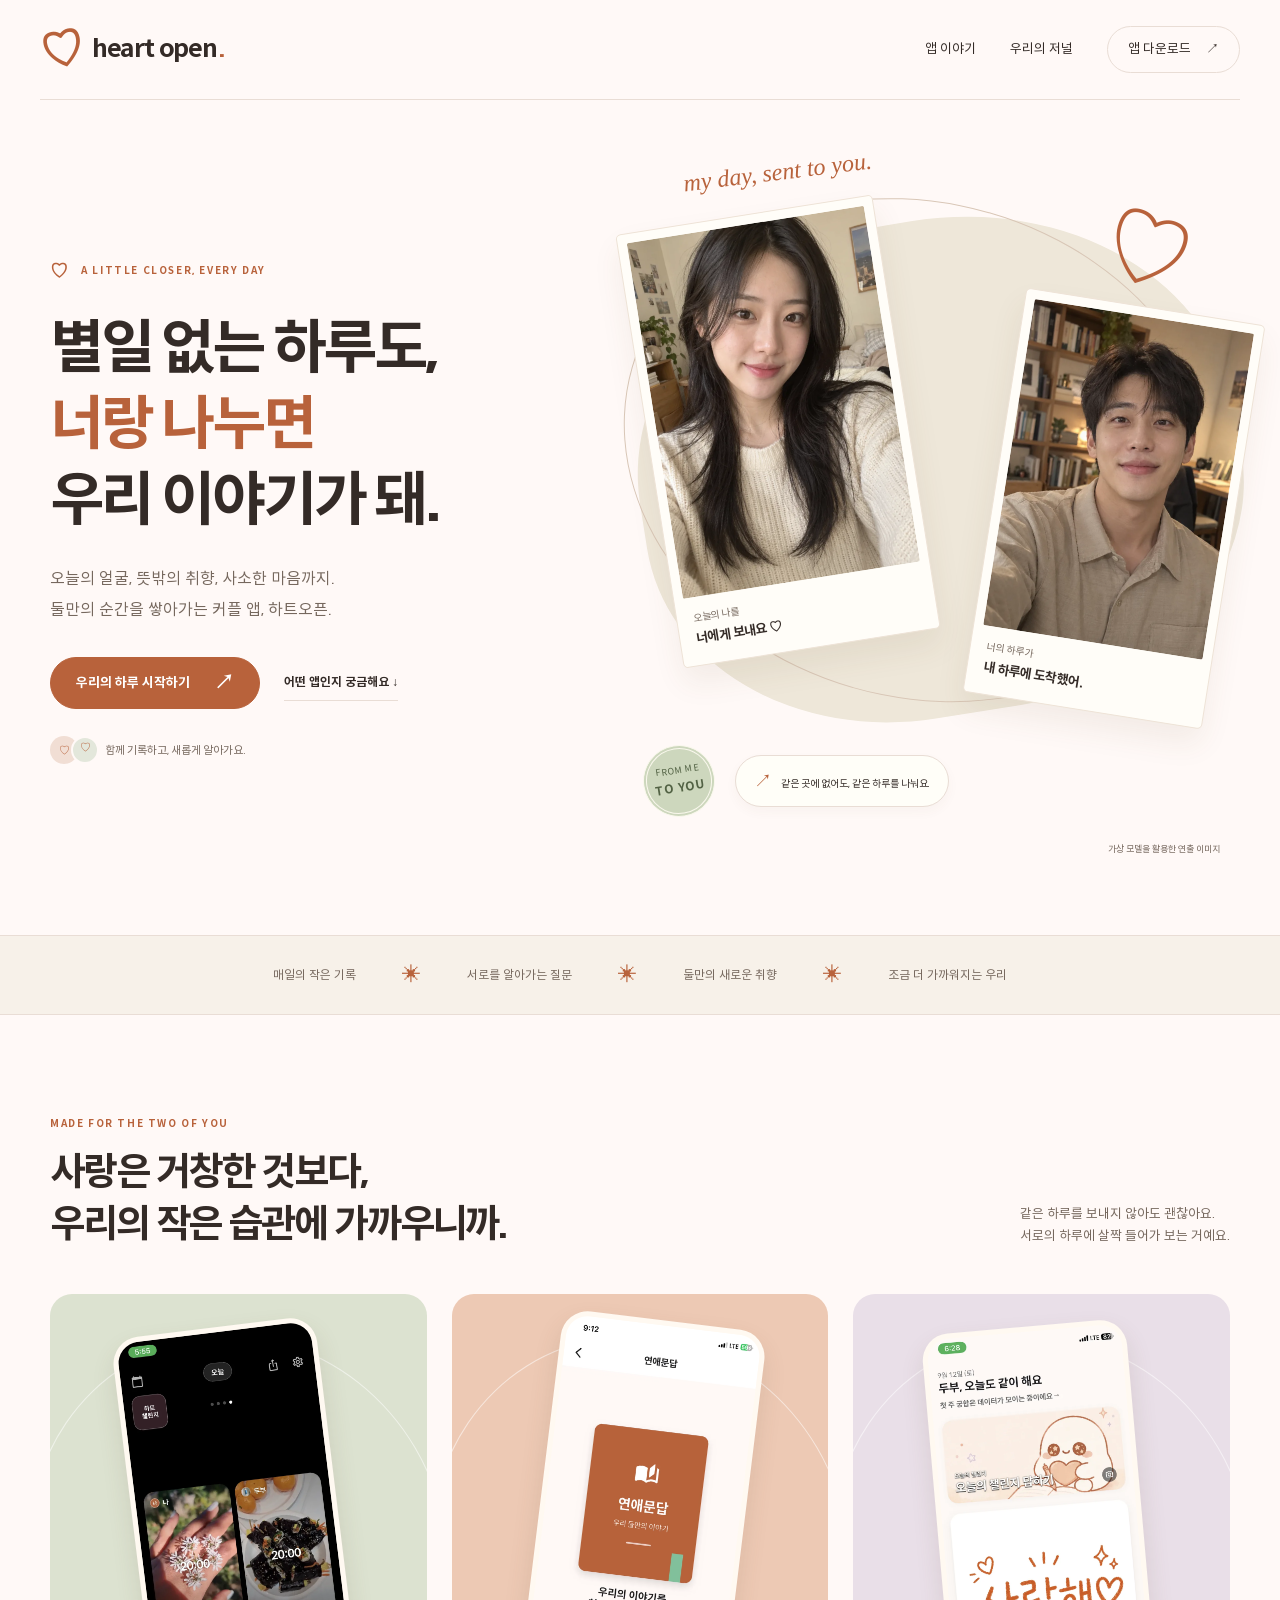
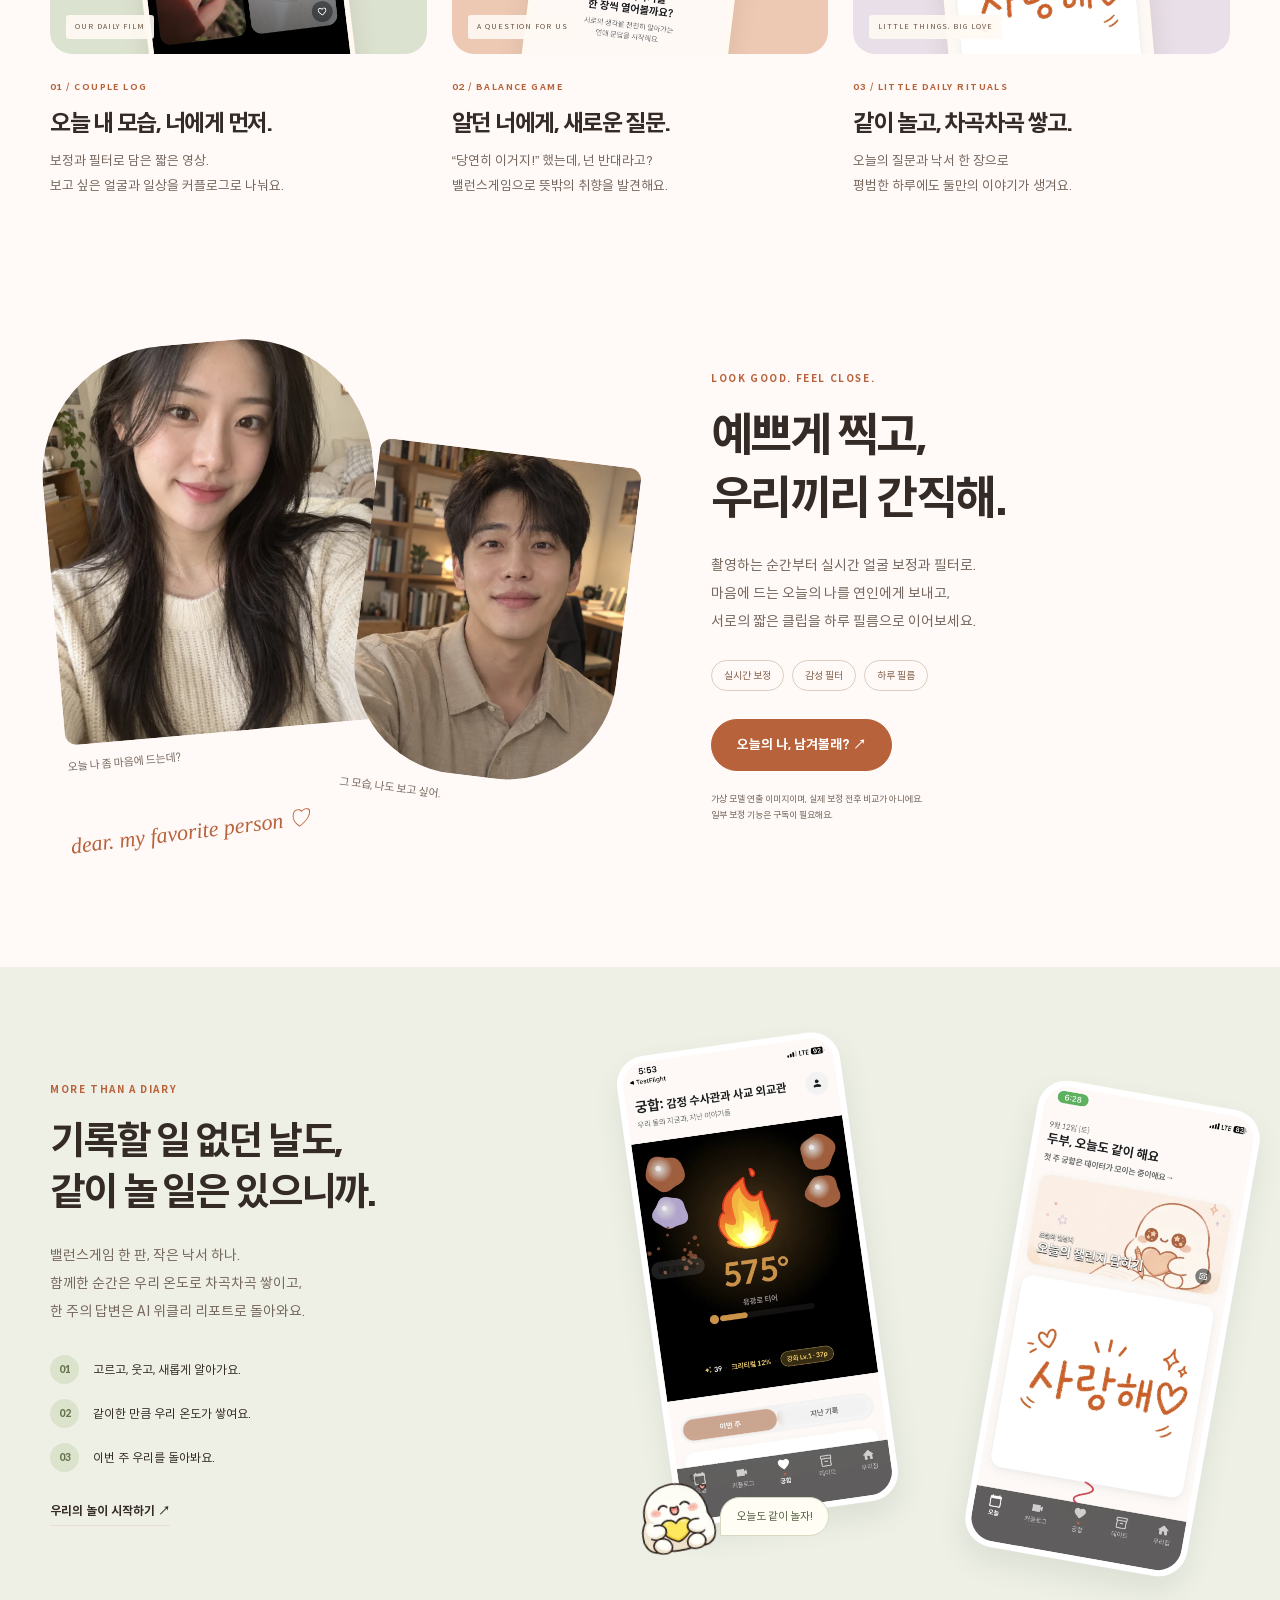
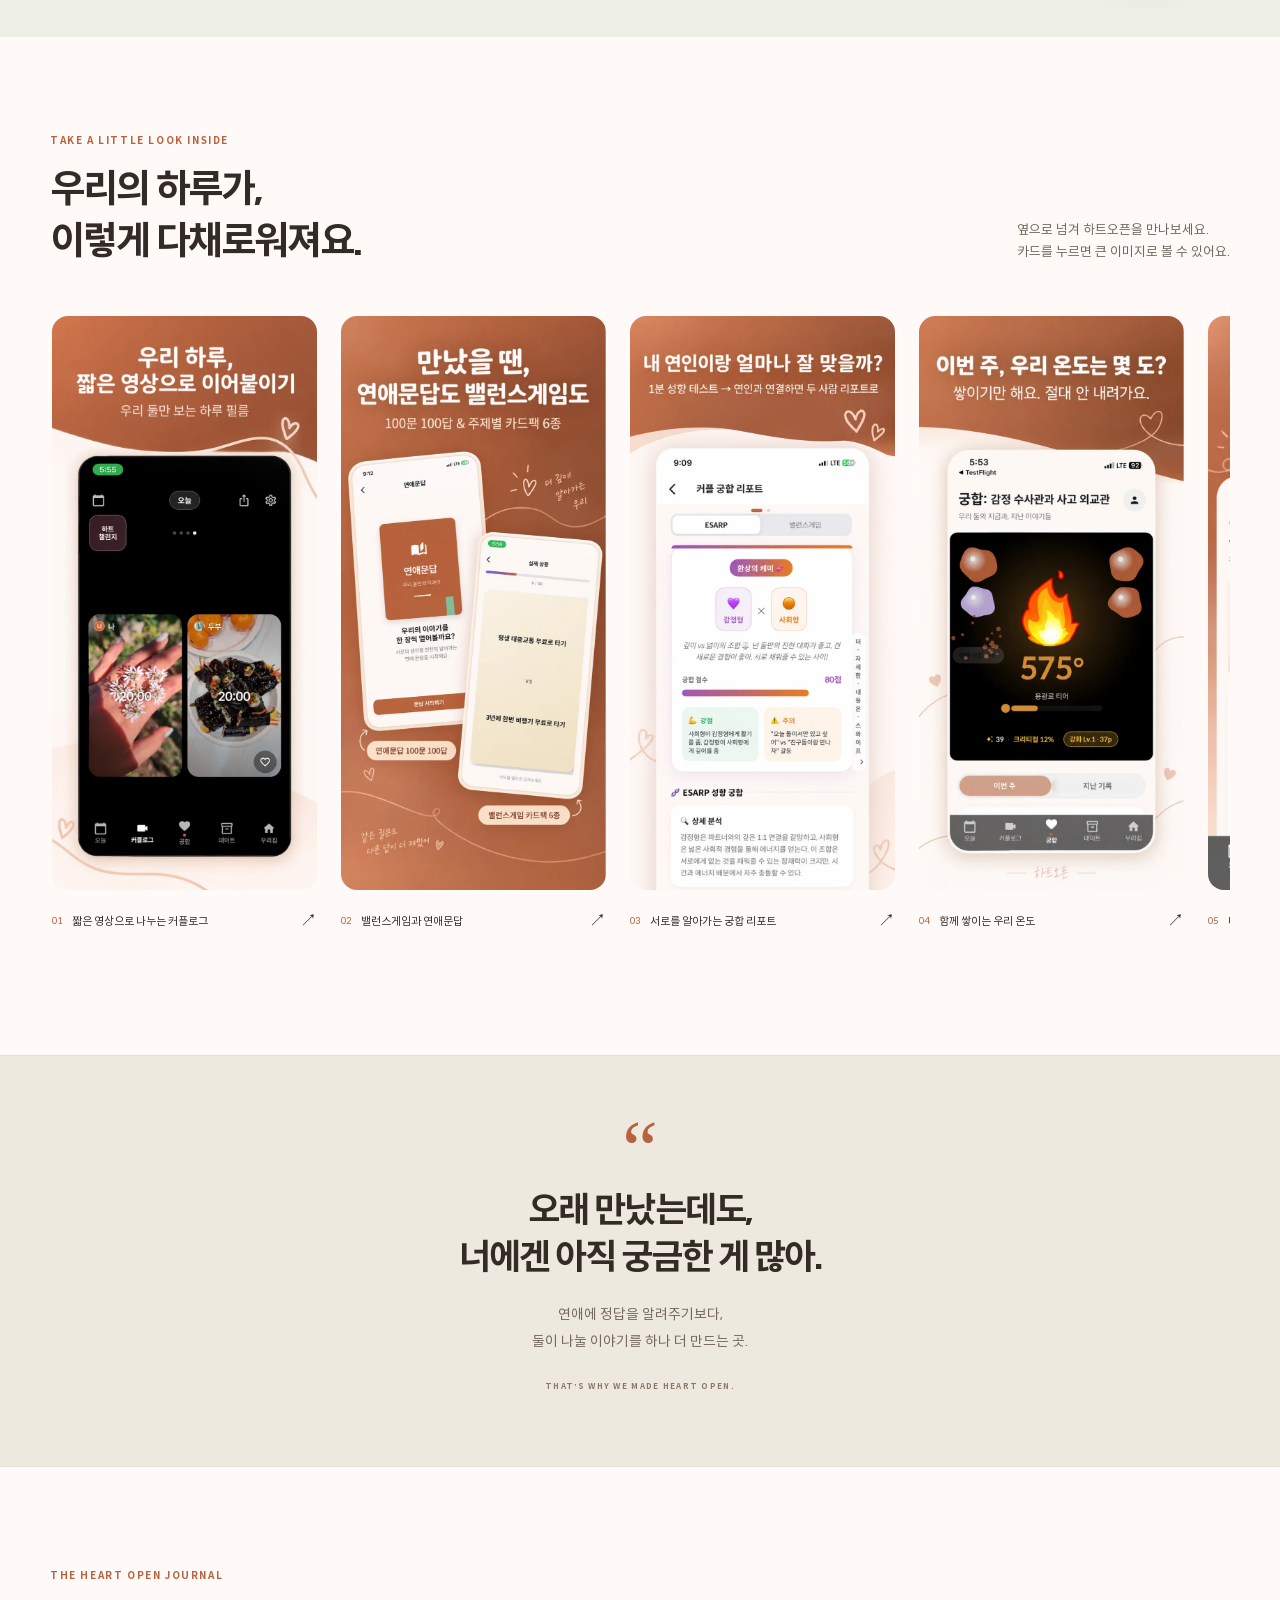
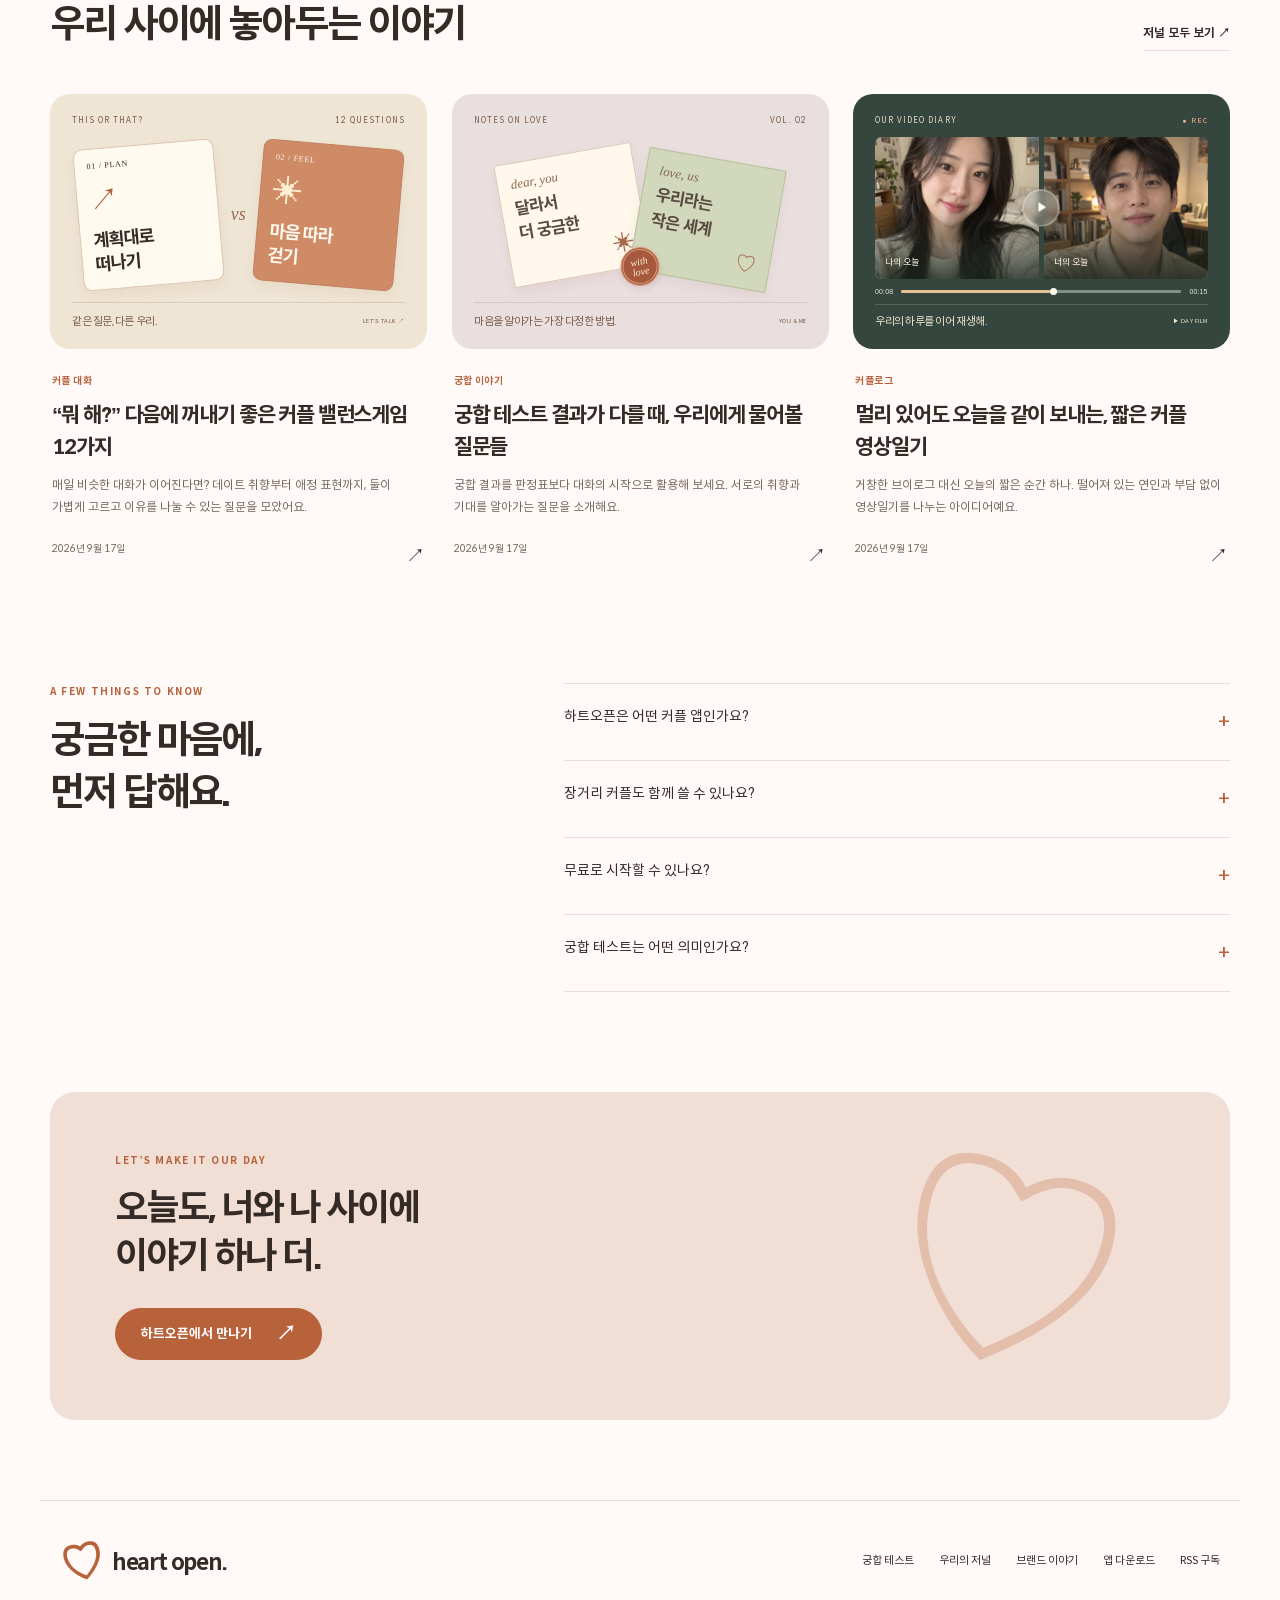
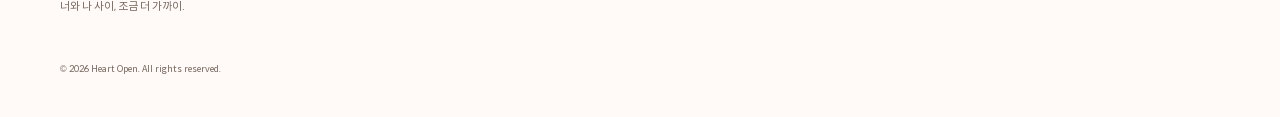
<file: index.html>
<!doctype html><html lang="ko"><head><meta charset="utf-8"><meta name="viewport" content="width=device-width, initial-scale=1"><title>너와 나 사이, 조금 더 가까이 | Heart Open</title><meta name="description" content="짧은 영상으로 일상을 나누고, 밸런스게임과 궁합 테스트로 서로를 알아가는 커플 앱, Heart Open. 둘만의 하루를 시작해 보세요."><meta name="theme-color" content="#FFF9F7"><meta name="robots" content="index, follow, max-image-preview:large"><link rel="canonical" href="https://flowerbam.github.io/"><link rel="icon" href="/favicon.svg" type="image/svg+xml"><link rel="stylesheet" href="/styles.css?v=journal-20260918-3"><link rel="stylesheet" href="/showcase.css?v=journal-20260918-3"><link rel="stylesheet" href="/journal.css?v=20260918-3"><link rel="alternate" type="application/rss+xml" title="Heart Open 저널" href="/rss.xml"><meta property="og:locale" content="ko_KR"><meta property="og:site_name" content="Heart Open"><meta property="og:type" content="website"><meta property="og:title" content="너와 나 사이, 조금 더 가까이"><meta property="og:description" content="짧은 영상으로 일상을 나누고, 밸런스게임과 궁합 테스트로 서로를 알아가는 커플 앱, Heart Open. 둘만의 하루를 시작해 보세요."><meta property="og:url" content="https://flowerbam.github.io/"><meta property="og:image" content="https://flowerbam.github.io/social.webp"><meta name="twitter:card" content="summary_large_image"><script type="application/ld+json">{"@context":"https://schema.org","@type":"Organization","name":"Heart Open","url":"https://flowerbam.github.io","description":"짧은 영상으로 일상을 나누고, 밸런스게임과 궁합 테스트로 서로를 알아가는 커플 앱, Heart Open. 둘만의 하루를 시작해 보세요."}</script></head><body><a class="skip" href="#main">본문으로 바로가기</a><header class="site-header"><a class="brand" href="/" aria-label="Heart Open 홈"><span class="brand-mark" aria-hidden="true">♡</span> heart open<span class="brand-dot">.</span></a><nav aria-label="메인 메뉴"><a href="/#together">앱 이야기</a><a href="/blog" >우리의 저널</a><a class="nav-cta" href="/download">앱 다운로드 <span aria-hidden="true">↗</span></a></nav></header><main id="main">
<section class="hero wrap"><div class="hero-copy"><div class="eyebrow"><span class="tiny-heart">♡</span> A LITTLE CLOSER, EVERY DAY</div><h1>별일 없는 하루도,<br><span>너랑 나누면</span><br>우리 이야기가 돼.</h1><p>오늘의 얼굴, 뜻밖의 취향, 사소한 마음까지.<br>둘만의 순간을 쌓아가는 커플 앱, 하트오픈.</p><div class="hero-actions"><a class="button " href="/download">우리의 하루 시작하기 <span aria-hidden="true">↗</span></a><a class="text-link" href="#together">어떤 앱인지 궁금해요 ↓</a></div><div class="hero-caption"><span class="mini-avatars">♡ <span>♡</span></span> 함께 기록하고, 새롭게 알아가요.</div></div>
<div class="portrait-scene"><span class="portrait-handwriting">my day, sent to you.</span><div class="portrait-halo"></div><figure class="portrait portrait-her"><img src="/media/model-her.webp" alt="크림색 니트를 입고 미소 짓는 여성 가상 모델" decoding="async" width="941" height="1672" fetchpriority="high"><figcaption><span>오늘의 나를</span><b>너에게 보내요 ♡</b></figcaption></figure><figure class="portrait portrait-him"><img src="/media/model-him.webp" alt="따뜻한 방에서 미소 짓는 남성 가상 모델" decoding="async" width="941" height="1672"><figcaption><span>너의 하루가</span><b>내 하루에 도착했어.</b></figcaption></figure><span class="portrait-connector" aria-hidden="true">♡</span><div class="portrait-footer"><span class="portrait-stamp">FROM ME<br><b>TO YOU</b></span><div class="portrait-message"><span aria-hidden="true">↗</span> 같은 곳에 없어도, 같은 하루를 나눠요.</div></div><small class="portrait-credit">가상 모델을 활용한 연출 이미지</small></div></section>
<div class="promise-strip"><span>매일의 작은 기록</span><i>✳</i><span>서로를 알아가는 질문</span><i>✳</i><span>둘만의 새로운 취향</span><i>✳</i><span>조금 더 가까워지는 우리</span></div>
<section class="wrap together" id="together"><div class="section-heading"><div><span class="eyebrow">MADE FOR THE TWO OF YOU</span><h2>사랑은 거창한 것보다,<br>우리의 작은 습관에 가까우니까.</h2></div><p>같은 하루를 보내지 않아도 괜찮아요.<br>서로의 하루에 살짝 들어가 보는 거예요.</p></div><div class="feature-grid"><article class="feature"><div class="screen-card screen-log"><div class="screen-phone"><img src="/media/app-couplelog.webp" alt="두 사람의 하루 클립을 나란히 보여주는 커플로그 화면" decoding="async" loading="lazy" width="946" height="2048"></div><span class="screen-corner" aria-hidden="true">OUR DAILY FILM</span></div><span class="eyebrow">01 / COUPLE LOG</span><h3>오늘 내 모습, 너에게 먼저.</h3><p>보정과 필터로 담은 짧은 영상.<br>보고 싶은 얼굴과 일상을 커플로그로 나눠요.</p></article><article class="feature"><div class="screen-card screen-talk"><div class="screen-phone"><img src="/media/app-questions.webp" alt="우리 둘만의 이야기를 시작하는 연애문답 화면" decoding="async" loading="lazy" width="946" height="2048"></div><span class="screen-corner" aria-hidden="true">A QUESTION FOR US</span></div><span class="eyebrow">02 / BALANCE GAME</span><h3>알던 너에게, 새로운 질문.</h3><p>“당연히 이거지!” 했는데, 넌 반대라고?<br>밸런스게임으로 뜻밖의 취향을 발견해요.</p></article><article class="feature"><div class="screen-card screen-today"><div class="screen-phone"><img src="/media/app-today.webp" alt="오늘의 챌린지와 서로의 낙서를 모아둔 앱 화면" decoding="async" loading="lazy" width="946" height="2048"></div><span class="screen-corner" aria-hidden="true">LITTLE THINGS, BIG LOVE</span></div><span class="eyebrow">03 / LITTLE DAILY RITUALS</span><h3>같이 놀고, 차곡차곡 쌓고.</h3><p>오늘의 질문과 낙서 한 장으로<br>평범한 하루에도 둘만의 이야기가 생겨요.</p></article></div></section>
<section class="wrap beauty-story"><div class="beauty-photos"><figure class="beauty-photo"><img src="/media/model-her.webp" alt="자연스러운 일상 분위기의 여성 모델" decoding="async" loading="lazy" width="941" height="1672"><figcaption>오늘 나 좀 마음에 드는데?</figcaption></figure><figure class="beauty-photo second"><img src="/media/model-him.webp" alt="편안하게 카메라를 바라보는 남성 모델" decoding="async" loading="lazy" width="941" height="1672"><figcaption>그 모습, 나도 보고 싶어.</figcaption></figure><span class="beauty-paper">dear. my favorite person ♡</span></div><div class="beauty-copy"><span class="eyebrow">LOOK GOOD. FEEL CLOSE.</span><h2>예쁘게 찍고,<br>우리끼리 간직해.</h2><p>촬영하는 순간부터 실시간 얼굴 보정과 필터로.<br>마음에 드는 오늘의 나를 연인에게 보내고,<br>서로의 짧은 클립을 하루 필름으로 이어보세요.</p><div class="feature-tags"><span>실시간 보정</span><span>감성 필터</span><span>하루 필름</span></div><a class="button" href="/download">오늘의 나, 남겨볼래? ↗</a><small>가상 모델 연출 이미지이며, 실제 보정 전후 비교가 아니에요.<br>일부 보정 기능은 구독이 필요해요.</small></div></section>
<section class="play-story"><div class="wrap play-inner"><div class="play-copy"><span class="eyebrow">MORE THAN A DIARY</span><h2>기록할 일 없던 날도,<br>같이 놀 일은 있으니까.</h2><p>밸런스게임 한 판, 작은 낙서 하나.<br>함께한 순간은 우리 온도로 차곡차곡 쌓이고,<br>한 주의 답변은 AI 위클리 리포트로 돌아와요.</p><div class="play-points"><div><b>01</b><span>고르고, 웃고, 새롭게 알아가요.</span></div><div><b>02</b><span>같이한 만큼 우리 온도가 쌓여요.</span></div><div><b>03</b><span>이번 주 우리를 돌아봐요.</span></div></div><a class="text-link" href="/download">우리의 놀이 시작하기 ↗</a></div><div class="play-screens"><figure class="temperature-phone"><img src="/media/app-temperature.webp" alt="우리 온도 575도와 누적 활동을 보여주는 앱 예시 화면" decoding="async" loading="lazy" width="946" height="2048"></figure><figure class="daily-phone"><img src="/media/app-today.webp" alt="오늘의 질문과 사랑해 낙서가 있는 앱 화면" decoding="async" loading="lazy" width="946" height="2048"></figure><div class="hattu-sticker"><img src="/media/hattu.webp" alt="하트를 안고 있는 하트오픈 캐릭터" decoding="async" loading="lazy" width="140" height="140"><span>오늘도 같이 놀자!</span></div></div></div></section>
<section class="wrap app-gallery" id="app-gallery"><div class="section-heading"><div><span class="eyebrow">TAKE A LITTLE LOOK INSIDE</span><h2>우리의 하루가,<br>이렇게 다채로워져요.</h2></div><p>옆으로 넘겨 하트오픈을 만나보세요.<br>카드를 누르면 큰 이미지로 볼 수 있어요.</p></div><div class="gallery-track" tabindex="0" role="region" aria-label="하트오픈 앱 소개 이미지, 옆으로 스크롤"><a class="gallery-card" href="/media/appstore-3.webp" target="_blank" rel="noopener" aria-label="짧은 영상으로 나누는 커플로그 큰 이미지 보기 (새 탭)"><img src="/media/appstore-3.webp" alt="짧은 영상으로 나누는 커플로그" decoding="async" loading="lazy" width="946" height="2048"><span><small>01</small>짧은 영상으로 나누는 커플로그<b aria-hidden="true">↗</b></span></a><a class="gallery-card" href="/media/appstore-5.webp" target="_blank" rel="noopener" aria-label="밸런스게임과 연애문답 큰 이미지 보기 (새 탭)"><img src="/media/appstore-5.webp" alt="밸런스게임과 연애문답" decoding="async" loading="lazy" width="946" height="2048"><span><small>02</small>밸런스게임과 연애문답<b aria-hidden="true">↗</b></span></a><a class="gallery-card" href="/media/appstore-1.webp" target="_blank" rel="noopener" aria-label="서로를 알아가는 궁합 리포트 큰 이미지 보기 (새 탭)"><img src="/media/appstore-1.webp" alt="서로를 알아가는 궁합 리포트" decoding="async" loading="lazy" width="946" height="2048"><span><small>03</small>서로를 알아가는 궁합 리포트<b aria-hidden="true">↗</b></span></a><a class="gallery-card" href="/media/appstore-4.webp" target="_blank" rel="noopener" aria-label="함께 쌓이는 우리 온도 큰 이미지 보기 (새 탭)"><img src="/media/appstore-4.webp" alt="함께 쌓이는 우리 온도" decoding="async" loading="lazy" width="946" height="2048"><span><small>04</small>함께 쌓이는 우리 온도<b aria-hidden="true">↗</b></span></a><a class="gallery-card" href="/media/appstore-2.webp" target="_blank" rel="noopener" aria-label="매일의 질문과 낙서 큰 이미지 보기 (새 탭)"><img src="/media/appstore-2.webp" alt="매일의 질문과 낙서" decoding="async" loading="lazy" width="946" height="2048"><span><small>05</small>매일의 질문과 낙서<b aria-hidden="true">↗</b></span></a><a class="gallery-card" href="/media/appstore-6.webp" target="_blank" rel="noopener" aria-label="우리집 꾸미기와 미니게임 큰 이미지 보기 (새 탭)"><img src="/media/appstore-6.webp" alt="우리집 꾸미기와 미니게임" decoding="async" loading="lazy" width="946" height="2048"><span><small>06</small>우리집 꾸미기와 미니게임<b aria-hidden="true">↗</b></span></a></div></section><section class="editorial"><div class="wrap editorial-inner"><span class="editorial-symbol" aria-hidden="true">“</span><h2>오래 만났는데도,<br>너에겐 아직 궁금한 게 많아.</h2><p>연애에 정답을 알려주기보다,<br>둘이 나눌 이야기를 하나 더 만드는 곳.</p><span class="eyebrow">THAT’S WHY WE MADE HEART OPEN.</span></div></section>
<section class="wrap journal"><div class="section-heading"><div><span class="eyebrow">THE HEART OPEN JOURNAL</span><h2>우리 사이에 놓아두는 이야기</h2></div><a class="text-link" href="/blog">저널 모두 보기 <span aria-hidden="true">↗</span></a></div><div class="post-grid"><a class="post-card" href="/blog/couple-balance-game-questions"><div class="art journal-cover art-small cover-game" aria-hidden="true"><div class="cover-topline"><span>THIS OR THAT?</span><span>12 QUESTIONS</span></div><div class="choice-scene"><div class="choice-card"><span>01 / PLAN</span><i>↗</i><b>계획대로<br>떠나기</b></div><em>vs</em><div class="choice-card"><span>02 / FEEL</span><i>✳</i><b>마음 따라<br>걷기</b></div></div><div class="cover-bottomline"><b>같은 질문, 다른 우리.</b><span>LET’S TALK ↗</span></div></div><div class="post-info"><span class="eyebrow">커플 대화</span><h3>“뭐 해?” 다음에 꺼내기 좋은 커플 밸런스게임 12가지</h3><p>매일 비슷한 대화가 이어진다면? 데이트 취향부터 애정 표현까지, 둘이 가볍게 고르고 이유를 나눌 수 있는 질문을 모았어요.</p><div class="post-meta"><time datetime="2026-09-17T00:00:00.000Z">2026년 9월 17일</time><span aria-hidden="true">↗</span></div></div></a><a class="post-card" href="/blog/couple-compatibility-conversation"><div class="art journal-cover art-small cover-letters" aria-hidden="true"><div class="cover-topline"><span>NOTES ON LOVE</span><span>VOL. 02</span></div><div class="letters-scene"><div class="love-note note-left"><span>dear, you</span><b>달라서<br>더 궁금한</b><i>✳</i></div><div class="love-note note-right"><span>love, us</span><b>우리라는<br>작은 세계</b><i>♡</i></div><span class="letter-seal">with<br>love</span></div><div class="cover-bottomline"><b>마음을 알아가는 가장 다정한 방법.</b><span>YOU & ME</span></div></div><div class="post-info"><span class="eyebrow">궁합 이야기</span><h3>궁합 테스트 결과가 다를 때, 우리에게 물어볼 질문들</h3><p>궁합 결과를 판정표보다 대화의 시작으로 활용해 보세요. 서로의 취향과 기대를 알아가는 질문을 소개해요.</p><div class="post-meta"><time datetime="2026-09-17T00:00:00.000Z">2026년 9월 17일</time><span aria-hidden="true">↗</span></div></div></a><a class="post-card" href="/blog/long-distance-couple-video-diary"><div class="art journal-cover art-small cover-video" aria-hidden="true"><div class="cover-topline"><span>OUR VIDEO DIARY</span><span>● REC</span></div><div class="video-duo"><div><img src="/media/model-her.webp" alt="" loading="lazy"><span>나의 오늘</span></div><div><img src="/media/model-him.webp" alt="" loading="lazy"><span>너의 오늘</span></div><i class="video-play">▶</i></div><div class="video-timeline"><span>00:08</span><i></i><span>00:15</span></div><div class="cover-bottomline"><b>우리의 하루를 이어 재생해.</b><span>▶ DAY FILM</span></div></div><div class="post-info"><span class="eyebrow">커플로그</span><h3>멀리 있어도 오늘을 같이 보내는, 짧은 커플 영상일기</h3><p>거창한 브이로그 대신 오늘의 짧은 순간 하나. 떨어져 있는 연인과 부담 없이 영상일기를 나누는 아이디어예요.</p><div class="post-meta"><time datetime="2026-09-17T00:00:00.000Z">2026년 9월 17일</time><span aria-hidden="true">↗</span></div></div></a></div></section>
<section class="wrap faq"><div><span class="eyebrow">A FEW THINGS TO KNOW</span><h2>궁금한 마음에,<br>먼저 답해요.</h2></div><div class="faq-list"><details><summary>하트오픈은 어떤 커플 앱인가요?</summary><p>짧은 영상을 주고받는 커플로그, 서로의 선택을 알아보는 밸런스게임, ESARP 성격 테스트와 궁합 이야기를 함께 즐기는 앱이에요.</p></details><details><summary>장거리 커플도 함께 쓸 수 있나요?</summary><p>앱에서 연인과 연결한 뒤 서로의 영상을 나누고 질문에 답하며 떨어져 있는 날의 일상도 함께 기록할 수 있어요.</p></details><details><summary>무료로 시작할 수 있나요?</summary><p>앱을 다운로드해 시작할 수 있어요. 일부 콘텐츠와 기능은 앱 내 구매나 구독이 필요하며, 이용 조건과 가격은 앱에서 확인할 수 있어요.</p></details><details><summary>궁합 테스트는 어떤 의미인가요?</summary><p>서로의 성향을 알아보고 대화를 시작하기 위한 콘텐츠예요. 의료·심리 진단이나 관계의 미래를 판정하는 도구는 아니에요.</p></details></div></section><section class="closing wrap"><span class="eyebrow">LET’S MAKE IT OUR DAY</span><h2>오늘도, 너와 나 사이에<br>이야기 하나 더.</h2><a class="button " href="/download">하트오픈에서 만나기 <span aria-hidden="true">↗</span></a><span class="closing-heart" aria-hidden="true">♡</span></section></main><footer class="site-footer"><div><a class="brand" href="/"><span class="brand-mark" aria-hidden="true">♡</span> heart open.</a><p>너와 나 사이, 조금 더 가까이.</p></div><div class="footer-links"><a href="/compatibility">궁합 테스트</a><a href="/blog">우리의 저널</a><a href="/about">브랜드 이야기</a><a href="/download">앱 다운로드</a><a href="/rss.xml">RSS 구독</a></div><small>© 2026 Heart Open. All rights reserved.</small></footer></body></html>
</file>
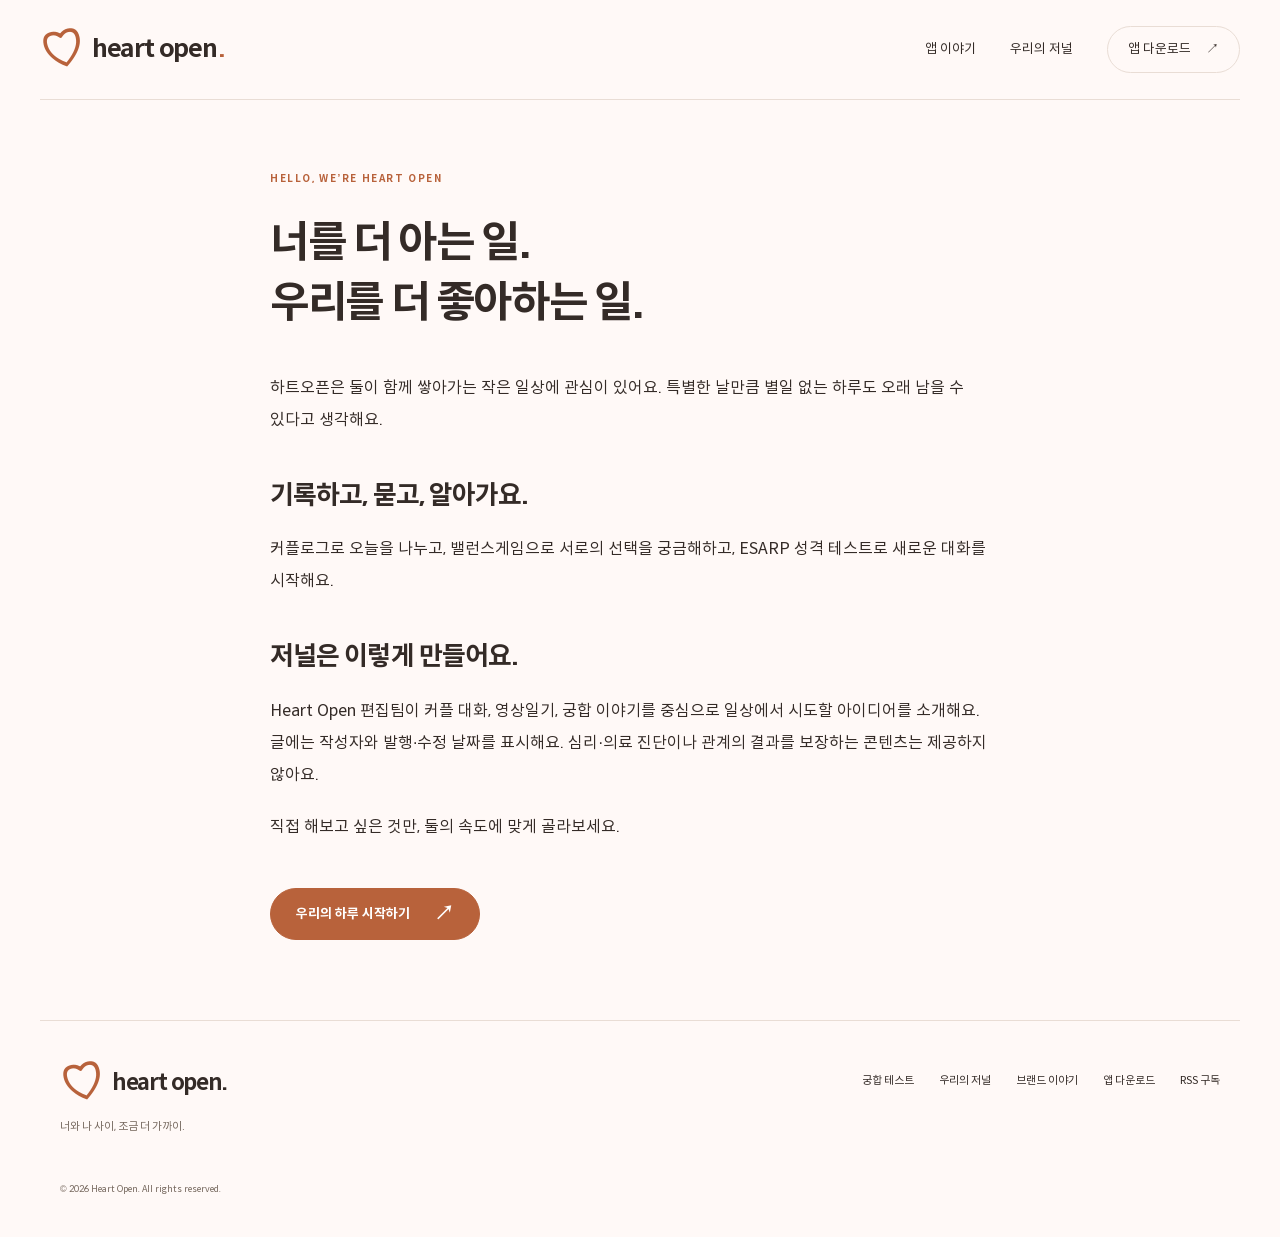
<file: about.html>
<!doctype html><html lang="ko"><head><meta charset="utf-8"><meta name="viewport" content="width=device-width, initial-scale=1"><title>하트오픈 브랜드 이야기 | Heart Open</title><meta name="description" content="짧은 영상으로 일상을 나누고, 밸런스게임과 궁합 테스트로 서로를 알아가는 커플 앱, Heart Open. 둘만의 하루를 시작해 보세요."><meta name="theme-color" content="#FFF9F7"><meta name="robots" content="index, follow, max-image-preview:large"><link rel="canonical" href="https://flowerbam.github.io/about"><link rel="icon" href="/favicon.svg" type="image/svg+xml"><link rel="stylesheet" href="/styles.css?v=journal-20260918-3"><link rel="stylesheet" href="/showcase.css?v=journal-20260918-3"><link rel="stylesheet" href="/journal.css?v=20260918-3"><link rel="alternate" type="application/rss+xml" title="Heart Open 저널" href="/rss.xml"><meta property="og:locale" content="ko_KR"><meta property="og:site_name" content="Heart Open"><meta property="og:type" content="website"><meta property="og:title" content="하트오픈 브랜드 이야기"><meta property="og:description" content="짧은 영상으로 일상을 나누고, 밸런스게임과 궁합 테스트로 서로를 알아가는 커플 앱, Heart Open. 둘만의 하루를 시작해 보세요."><meta property="og:url" content="https://flowerbam.github.io/about"><meta property="og:image" content="https://flowerbam.github.io/social.webp"><meta name="twitter:card" content="summary_large_image"></head><body><a class="skip" href="#main">본문으로 바로가기</a><header class="site-header"><a class="brand" href="/" aria-label="Heart Open 홈"><span class="brand-mark" aria-hidden="true">♡</span> heart open<span class="brand-dot">.</span></a><nav aria-label="메인 메뉴"><a href="/#together">앱 이야기</a><a href="/blog" >우리의 저널</a><a class="nav-cta" href="/download">앱 다운로드 <span aria-hidden="true">↗</span></a></nav></header><main id="main"><section class="article about"><span class="eyebrow">HELLO, WE’RE HEART OPEN</span><h1>너를 더 아는 일.<br>우리를 더 좋아하는 일.</h1><div class="prose"><p>하트오픈은 둘이 함께 쌓아가는 작은 일상에 관심이 있어요. 특별한 날만큼 별일 없는 하루도 오래 남을 수 있다고 생각해요.</p><h2>기록하고, 묻고, 알아가요.</h2><p>커플로그로 오늘을 나누고, 밸런스게임으로 서로의 선택을 궁금해하고, ESARP 성격 테스트로 새로운 대화를 시작해요.</p><h2>저널은 이렇게 만들어요.</h2><p>Heart Open 편집팀이 커플 대화, 영상일기, 궁합 이야기를 중심으로 일상에서 시도할 아이디어를 소개해요. 글에는 작성자와 발행·수정 날짜를 표시해요. 심리·의료 진단이나 관계의 결과를 보장하는 콘텐츠는 제공하지 않아요.</p><p>직접 해보고 싶은 것만, 둘의 속도에 맞게 골라보세요.</p></div><a class="button " href="/download">우리의 하루 시작하기 <span aria-hidden="true">↗</span></a></section></main><footer class="site-footer"><div><a class="brand" href="/"><span class="brand-mark" aria-hidden="true">♡</span> heart open.</a><p>너와 나 사이, 조금 더 가까이.</p></div><div class="footer-links"><a href="/compatibility">궁합 테스트</a><a href="/blog">우리의 저널</a><a href="/about">브랜드 이야기</a><a href="/download">앱 다운로드</a><a href="/rss.xml">RSS 구독</a></div><small>© 2026 Heart Open. All rights reserved.</small></footer></body></html>
</file>
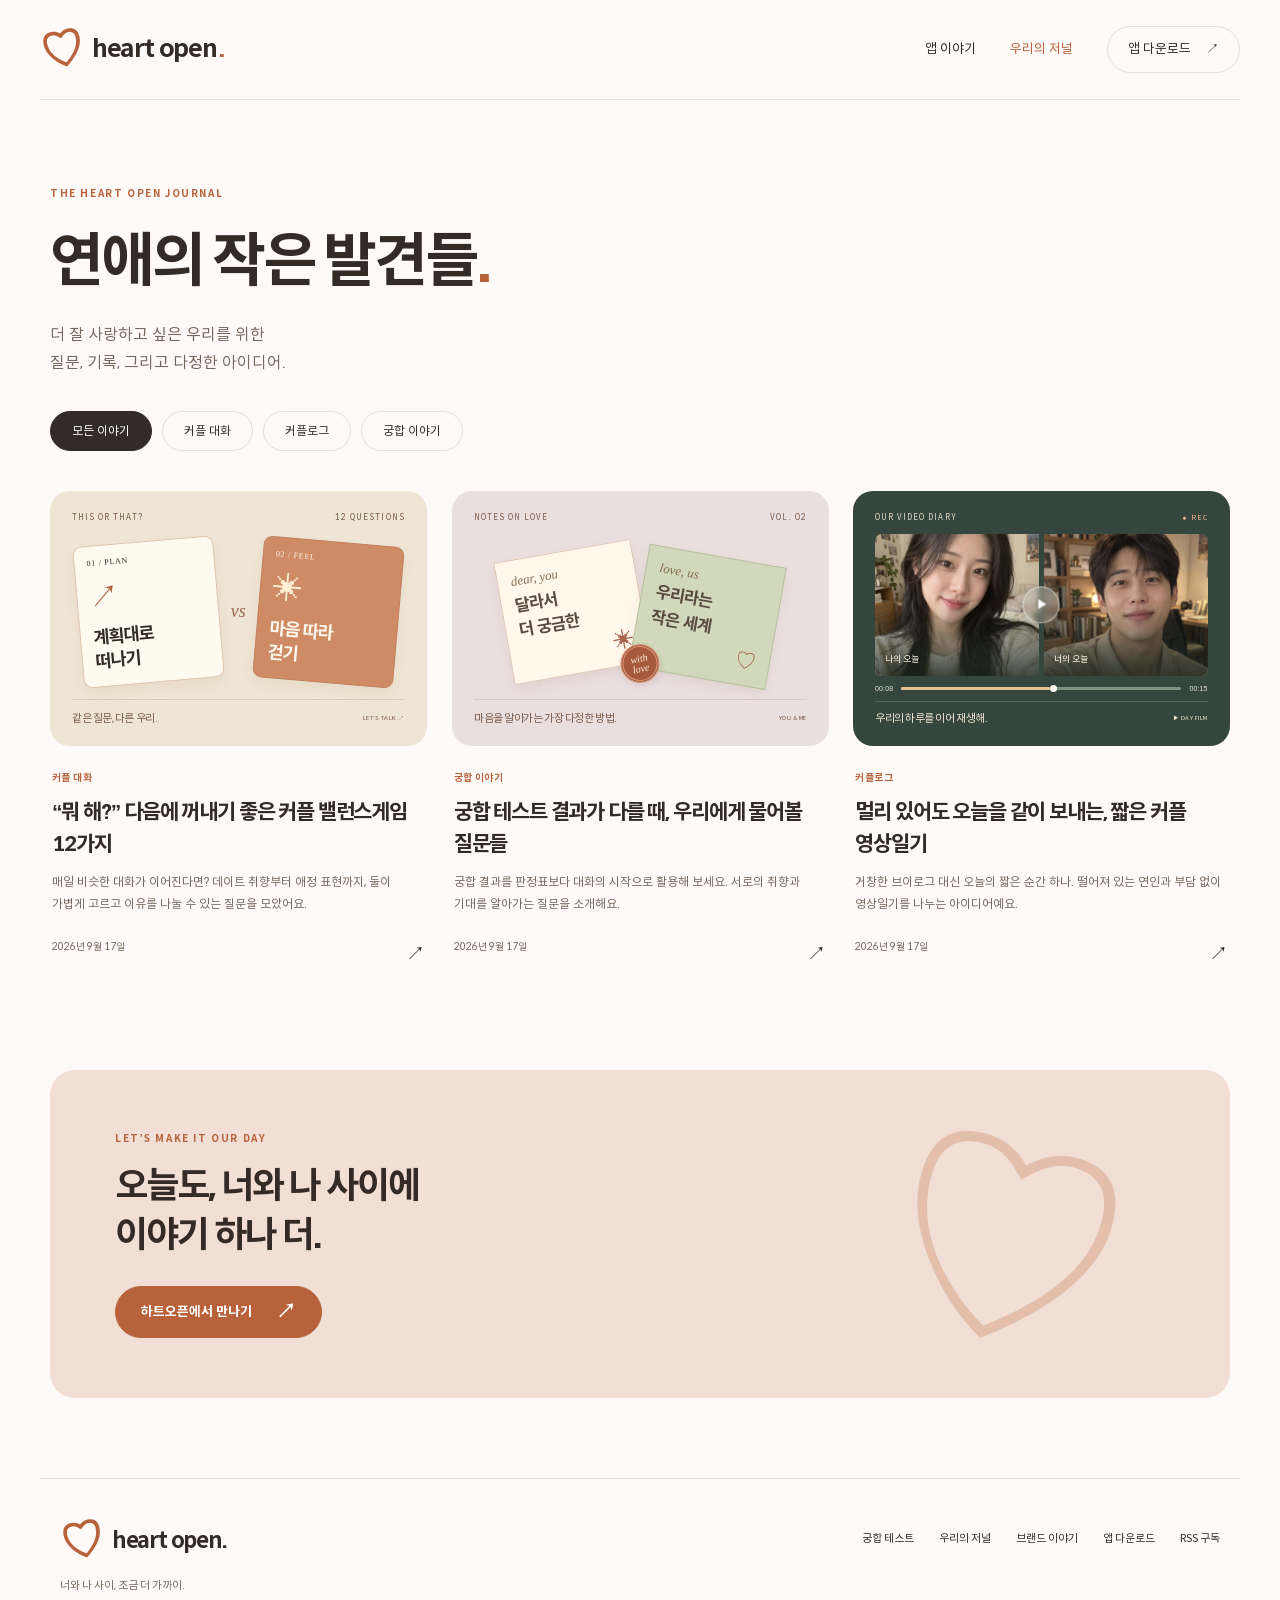
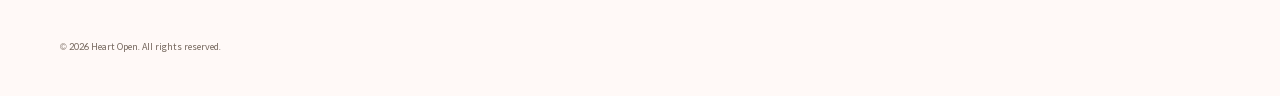
<file: blog.html>
<!doctype html><html lang="ko"><head><meta charset="utf-8"><meta name="viewport" content="width=device-width, initial-scale=1"><title>커플 대화·영상일기·궁합 이야기 | Heart Open</title><meta name="description" content="짧은 영상으로 일상을 나누고, 밸런스게임과 궁합 테스트로 서로를 알아가는 커플 앱, Heart Open. 둘만의 하루를 시작해 보세요."><meta name="theme-color" content="#FFF9F7"><meta name="robots" content="index, follow, max-image-preview:large"><link rel="canonical" href="https://flowerbam.github.io/blog"><link rel="icon" href="/favicon.svg" type="image/svg+xml"><link rel="stylesheet" href="/styles.css?v=journal-20260918-3"><link rel="stylesheet" href="/showcase.css?v=journal-20260918-3"><link rel="stylesheet" href="/journal.css?v=20260918-3"><link rel="alternate" type="application/rss+xml" title="Heart Open 저널" href="/rss.xml"><meta property="og:locale" content="ko_KR"><meta property="og:site_name" content="Heart Open"><meta property="og:type" content="website"><meta property="og:title" content="커플 대화·영상일기·궁합 이야기"><meta property="og:description" content="짧은 영상으로 일상을 나누고, 밸런스게임과 궁합 테스트로 서로를 알아가는 커플 앱, Heart Open. 둘만의 하루를 시작해 보세요."><meta property="og:url" content="https://flowerbam.github.io/blog"><meta property="og:image" content="https://flowerbam.github.io/social.webp"><meta name="twitter:card" content="summary_large_image"></head><body><a class="skip" href="#main">본문으로 바로가기</a><header class="site-header"><a class="brand" href="/" aria-label="Heart Open 홈"><span class="brand-mark" aria-hidden="true">♡</span> heart open<span class="brand-dot">.</span></a><nav aria-label="메인 메뉴"><a href="/#together">앱 이야기</a><a href="/blog" aria-current="page">우리의 저널</a><a class="nav-cta" href="/download">앱 다운로드 <span aria-hidden="true">↗</span></a></nav></header><main id="main"><section class="wrap blog-header"><span class="eyebrow">THE HEART OPEN JOURNAL</span><h1>연애의 작은 발견들<span>.</span></h1><p>더 잘 사랑하고 싶은 우리를 위한<br>질문, 기록, 그리고 다정한 아이디어.</p><nav class="filters" aria-label="글 카테고리"><a class="selected" href="/blog">모든 이야기</a><a class="" href="/blog?category=%EC%BB%A4%ED%94%8C%20%EB%8C%80%ED%99%94">커플 대화</a><a class="" href="/blog?category=%EC%BB%A4%ED%94%8C%EB%A1%9C%EA%B7%B8">커플로그</a><a class="" href="/blog?category=%EA%B6%81%ED%95%A9%20%EC%9D%B4%EC%95%BC%EA%B8%B0">궁합 이야기</a></nav></section><section class="wrap post-grid blog-grid"><a class="post-card" href="/blog/couple-balance-game-questions"><div class="art journal-cover art-small cover-game" aria-hidden="true"><div class="cover-topline"><span>THIS OR THAT?</span><span>12 QUESTIONS</span></div><div class="choice-scene"><div class="choice-card"><span>01 / PLAN</span><i>↗</i><b>계획대로<br>떠나기</b></div><em>vs</em><div class="choice-card"><span>02 / FEEL</span><i>✳</i><b>마음 따라<br>걷기</b></div></div><div class="cover-bottomline"><b>같은 질문, 다른 우리.</b><span>LET’S TALK ↗</span></div></div><div class="post-info"><span class="eyebrow">커플 대화</span><h3>“뭐 해?” 다음에 꺼내기 좋은 커플 밸런스게임 12가지</h3><p>매일 비슷한 대화가 이어진다면? 데이트 취향부터 애정 표현까지, 둘이 가볍게 고르고 이유를 나눌 수 있는 질문을 모았어요.</p><div class="post-meta"><time datetime="2026-09-17T00:00:00.000Z">2026년 9월 17일</time><span aria-hidden="true">↗</span></div></div></a><a class="post-card" href="/blog/couple-compatibility-conversation"><div class="art journal-cover art-small cover-letters" aria-hidden="true"><div class="cover-topline"><span>NOTES ON LOVE</span><span>VOL. 02</span></div><div class="letters-scene"><div class="love-note note-left"><span>dear, you</span><b>달라서<br>더 궁금한</b><i>✳</i></div><div class="love-note note-right"><span>love, us</span><b>우리라는<br>작은 세계</b><i>♡</i></div><span class="letter-seal">with<br>love</span></div><div class="cover-bottomline"><b>마음을 알아가는 가장 다정한 방법.</b><span>YOU & ME</span></div></div><div class="post-info"><span class="eyebrow">궁합 이야기</span><h3>궁합 테스트 결과가 다를 때, 우리에게 물어볼 질문들</h3><p>궁합 결과를 판정표보다 대화의 시작으로 활용해 보세요. 서로의 취향과 기대를 알아가는 질문을 소개해요.</p><div class="post-meta"><time datetime="2026-09-17T00:00:00.000Z">2026년 9월 17일</time><span aria-hidden="true">↗</span></div></div></a><a class="post-card" href="/blog/long-distance-couple-video-diary"><div class="art journal-cover art-small cover-video" aria-hidden="true"><div class="cover-topline"><span>OUR VIDEO DIARY</span><span>● REC</span></div><div class="video-duo"><div><img src="/media/model-her.webp" alt="" loading="lazy"><span>나의 오늘</span></div><div><img src="/media/model-him.webp" alt="" loading="lazy"><span>너의 오늘</span></div><i class="video-play">▶</i></div><div class="video-timeline"><span>00:08</span><i></i><span>00:15</span></div><div class="cover-bottomline"><b>우리의 하루를 이어 재생해.</b><span>▶ DAY FILM</span></div></div><div class="post-info"><span class="eyebrow">커플로그</span><h3>멀리 있어도 오늘을 같이 보내는, 짧은 커플 영상일기</h3><p>거창한 브이로그 대신 오늘의 짧은 순간 하나. 떨어져 있는 연인과 부담 없이 영상일기를 나누는 아이디어예요.</p><div class="post-meta"><time datetime="2026-09-17T00:00:00.000Z">2026년 9월 17일</time><span aria-hidden="true">↗</span></div></div></a></section><section class="closing wrap"><span class="eyebrow">LET’S MAKE IT OUR DAY</span><h2>오늘도, 너와 나 사이에<br>이야기 하나 더.</h2><a class="button " href="/download">하트오픈에서 만나기 <span aria-hidden="true">↗</span></a><span class="closing-heart" aria-hidden="true">♡</span></section></main><footer class="site-footer"><div><a class="brand" href="/"><span class="brand-mark" aria-hidden="true">♡</span> heart open.</a><p>너와 나 사이, 조금 더 가까이.</p></div><div class="footer-links"><a href="/compatibility">궁합 테스트</a><a href="/blog">우리의 저널</a><a href="/about">브랜드 이야기</a><a href="/download">앱 다운로드</a><a href="/rss.xml">RSS 구독</a></div><small>© 2026 Heart Open. All rights reserved.</small></footer></body></html>
</file>
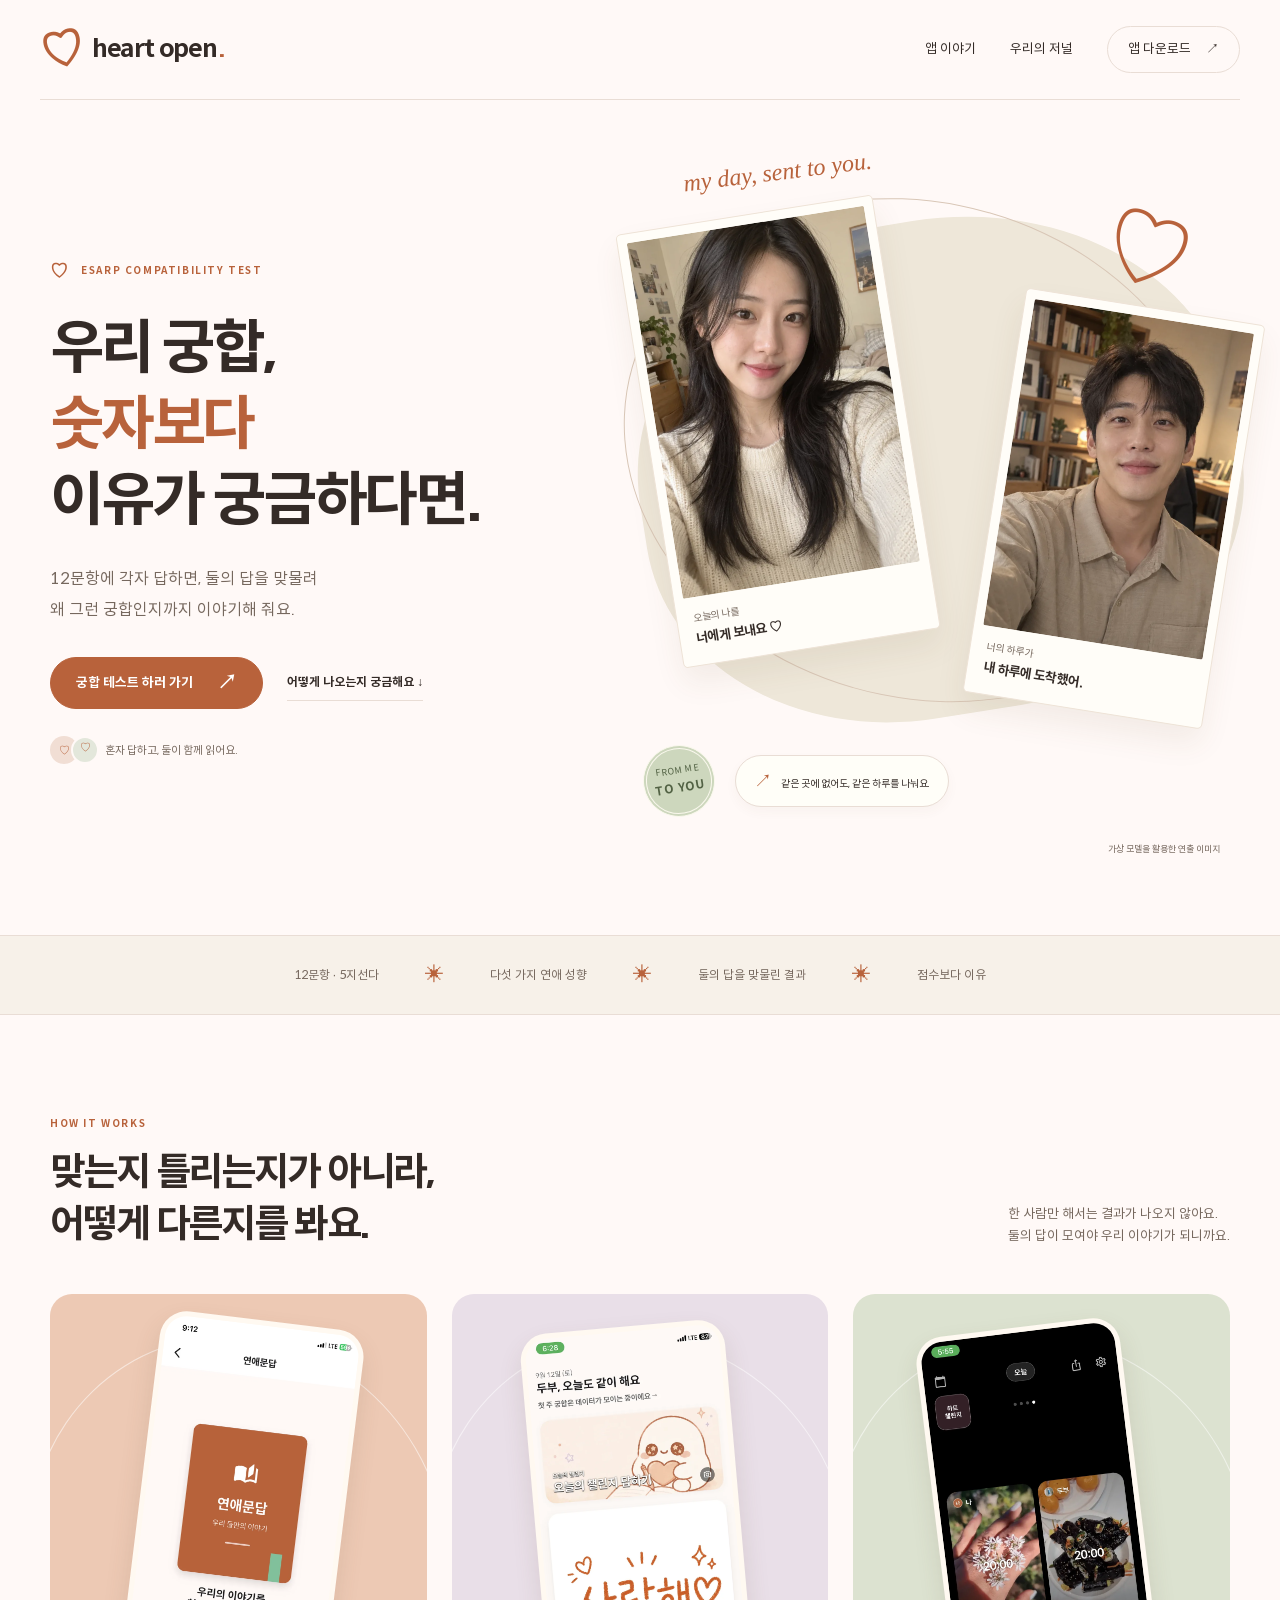
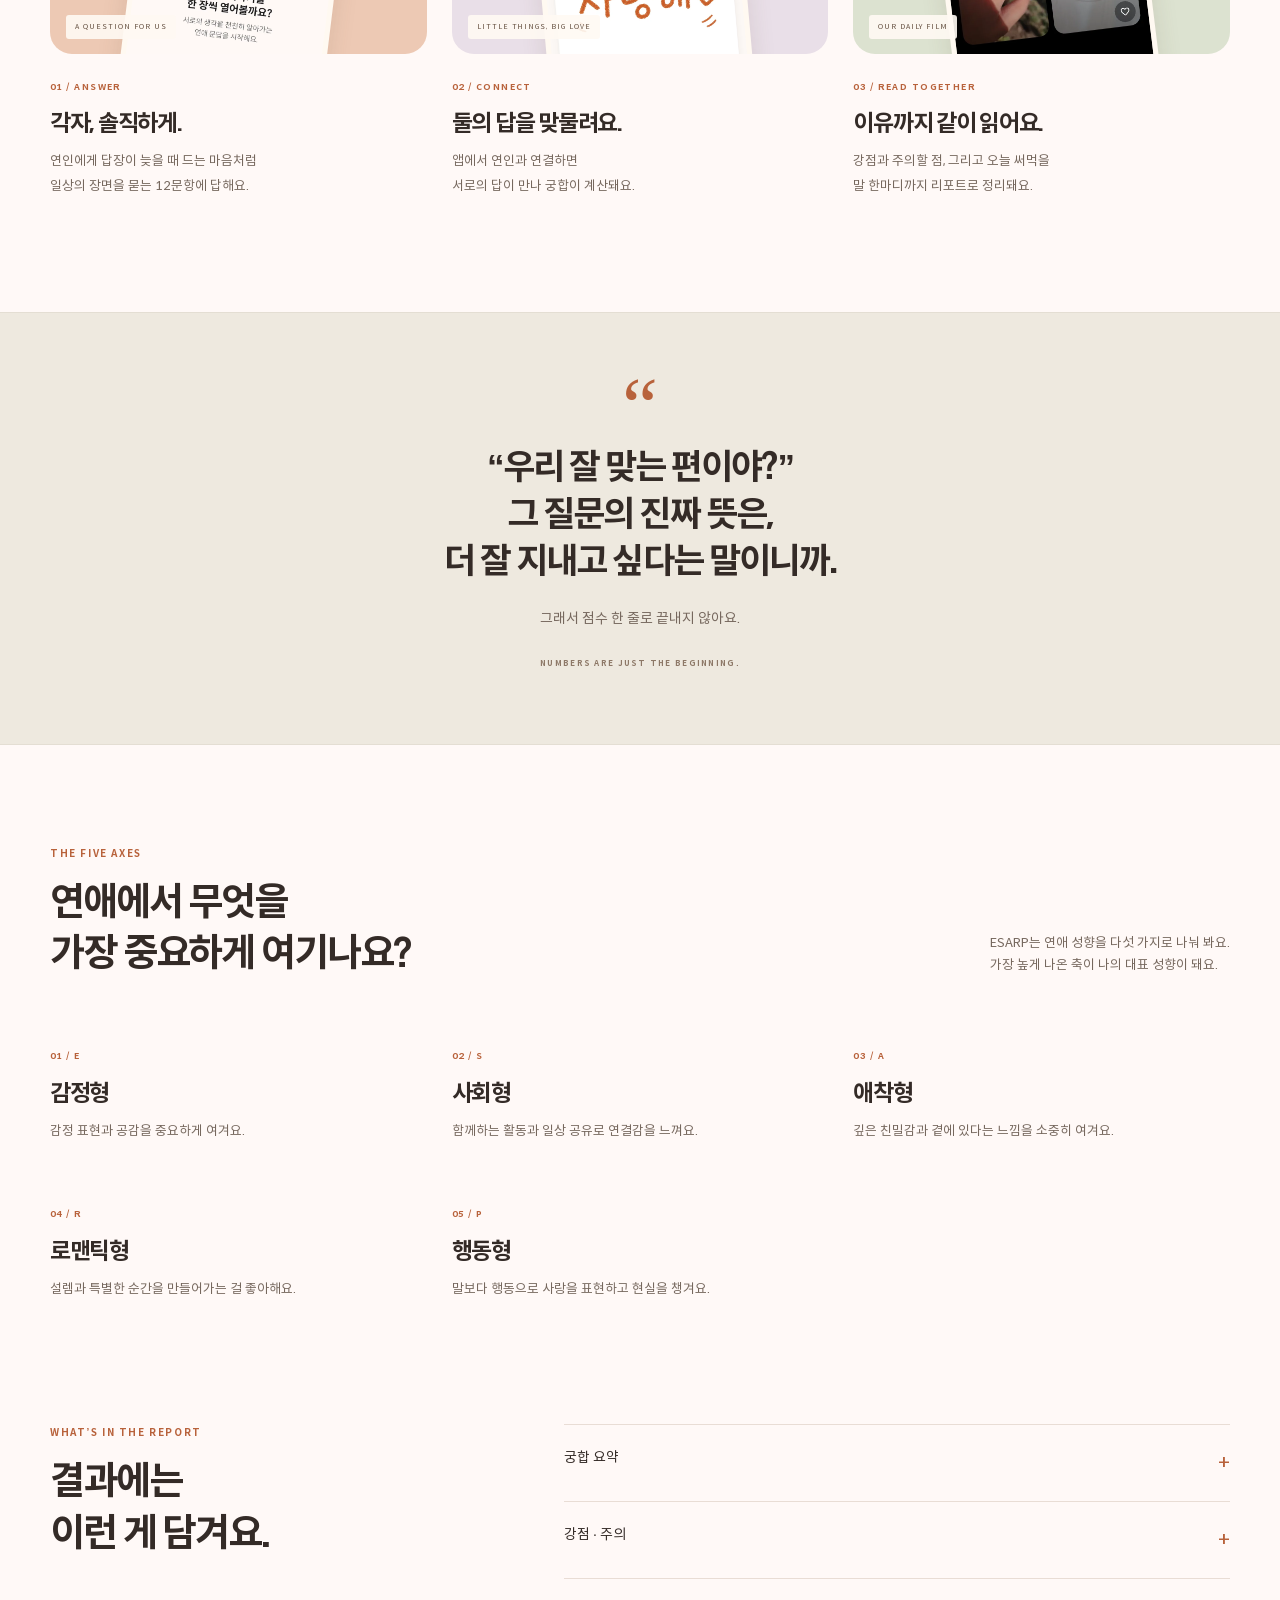
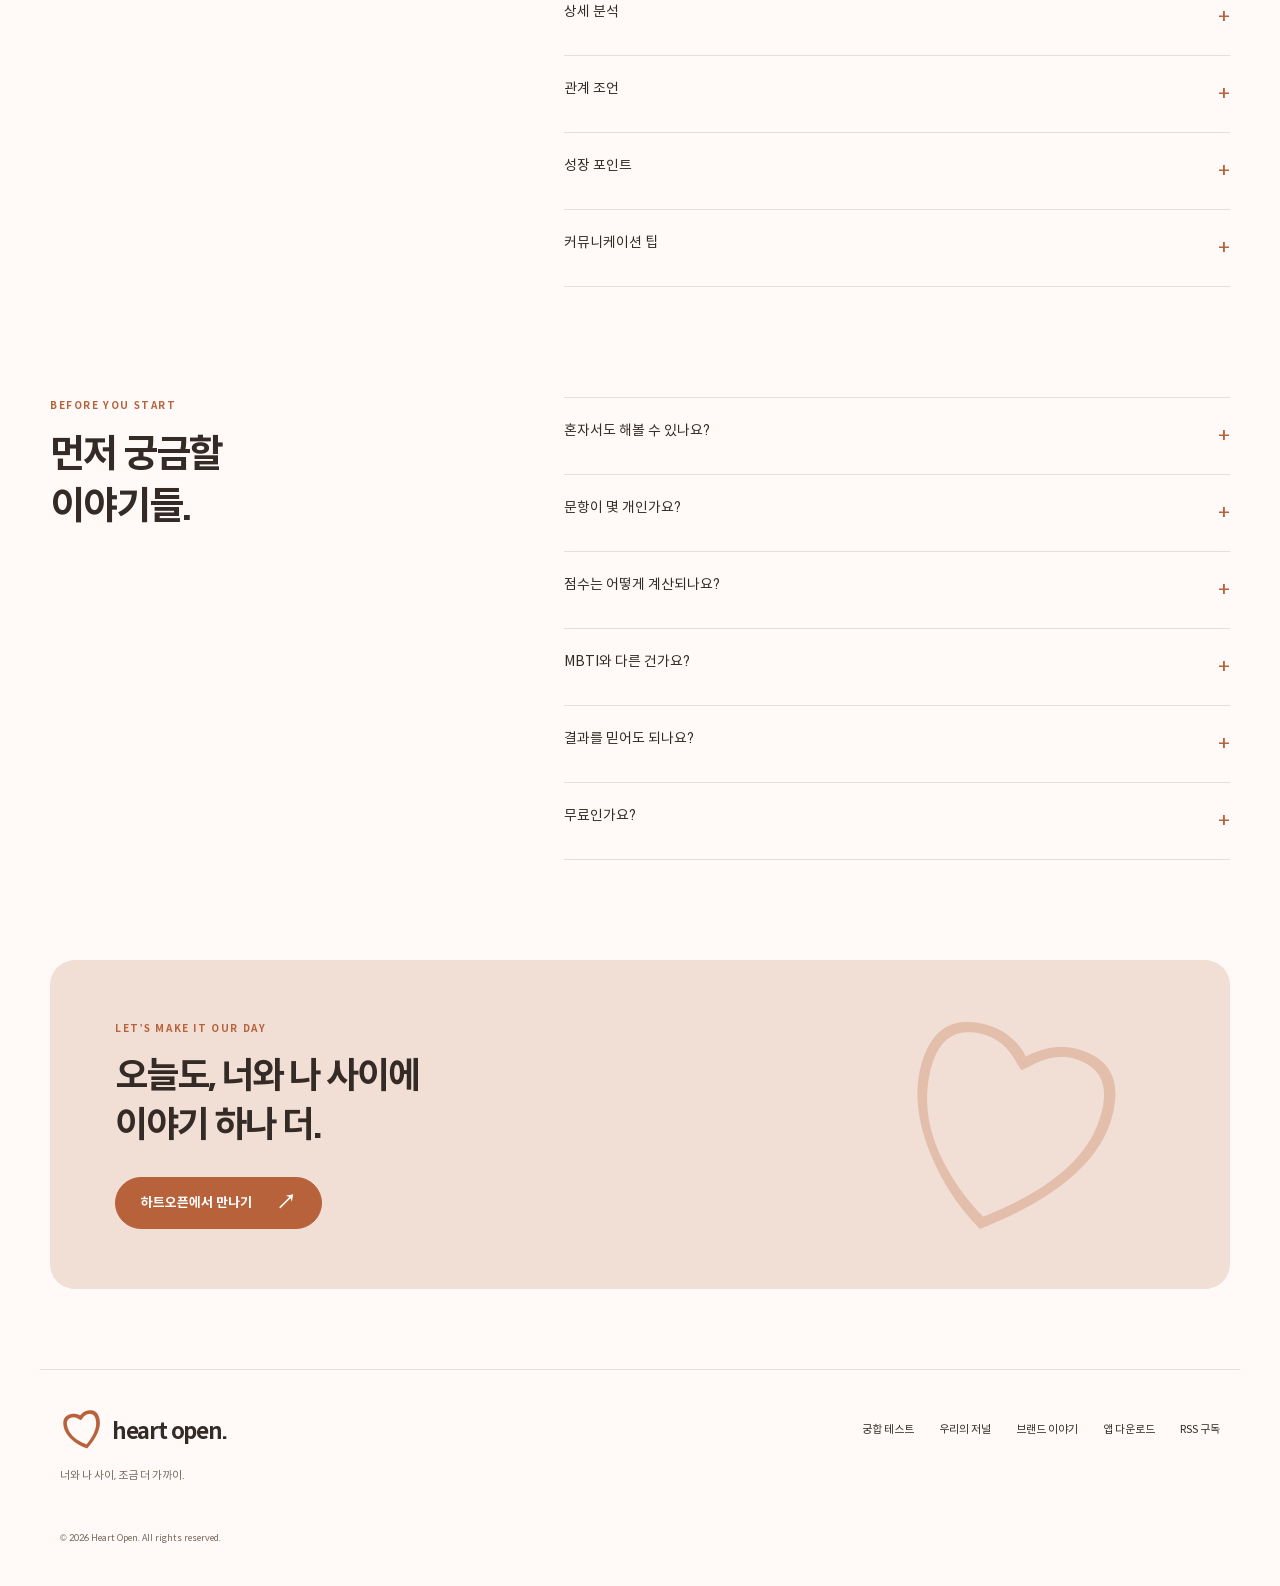
<file: compatibility.html>
<!doctype html><html lang="ko"><head><meta charset="utf-8"><meta name="viewport" content="width=device-width, initial-scale=1"><title>커플 궁합 테스트 — ESARP 성향으로 보는 우리 | Heart Open</title><meta name="description" content="12문항 ESARP 성향 테스트로 보는 커플 궁합. 두 사람의 답을 맞물려 점수와 이유를 함께 읽는 커플 앱, Heart Open."><meta name="theme-color" content="#FFF9F7"><meta name="robots" content="index, follow, max-image-preview:large"><link rel="canonical" href="https://flowerbam.github.io/compatibility"><link rel="icon" href="/favicon.svg" type="image/svg+xml"><link rel="stylesheet" href="/styles.css?v=journal-20260918-3"><link rel="stylesheet" href="/showcase.css?v=journal-20260918-3"><link rel="stylesheet" href="/journal.css?v=20260918-3"><link rel="alternate" type="application/rss+xml" title="Heart Open 저널" href="/rss.xml"><meta property="og:locale" content="ko_KR"><meta property="og:site_name" content="Heart Open"><meta property="og:type" content="website"><meta property="og:title" content="커플 궁합 테스트 — ESARP 성향으로 보는 우리"><meta property="og:description" content="12문항 ESARP 성향 테스트로 보는 커플 궁합. 두 사람의 답을 맞물려 점수와 이유를 함께 읽는 커플 앱, Heart Open."><meta property="og:url" content="https://flowerbam.github.io/compatibility"><meta property="og:image" content="https://flowerbam.github.io/social.webp"><meta name="twitter:card" content="summary_large_image"><script type="application/ld+json">{"@context":"https://schema.org","@type":"FAQPage","mainEntity":[{"@type":"Question","name":"혼자서도 해볼 수 있나요?","acceptedAnswer":{"@type":"Answer","text":"성향 테스트 자체는 혼자서도 할 수 있어요. 다만 궁합 결과는 두 사람의 답을 맞물려 내는 것이라, 앱에서 연인과 연결하고 둘 다 테스트를 마쳐야 나와요."}},{"@type":"Question","name":"문항이 몇 개인가요?","acceptedAnswer":{"@type":"Answer","text":"12문항이에요. 각 문항마다 5개 보기 중 마음에 가장 가까운 하나를 고르면 돼요. 가벼운 질문부터 시작해서 뒤로 갈수록 조금 더 깊은 이야기를 물어요."}},{"@type":"Question","name":"점수는 어떻게 계산되나요?","acceptedAnswer":{"@type":"Answer","text":"각자의 답에서 다섯 축의 점수를 내고, 가장 높은 축을 그 사람의 대표 성향으로 봐요. 두 사람의 대표 성향 조합에 두 사람의 축별 점수 차이를 더해 0~99 사이 숫자로 만들어요. 같은 조합이어도 두 사람이 얼마나 비슷한지에 따라 점수가 달라져요."}},{"@type":"Question","name":"MBTI와 다른 건가요?","acceptedAnswer":{"@type":"Answer","text":"다른 검사예요. MBTI가 개인의 성격 유형을 보는 것과 달리, ESARP는 연애에서 무엇을 중요하게 여기는지를 다섯 가지로 나눠 보고 두 사람의 조합을 이야기해요."}},{"@type":"Question","name":"결과를 믿어도 되나요?","acceptedAnswer":{"@type":"Answer","text":"서로의 성향을 알아보고 대화를 시작하기 위한 콘텐츠예요. 심리·의료 진단이나 두 사람 관계의 미래를 판정하는 도구가 아니에요. 숫자보다 그 아래 적힌 이유를 함께 읽어보시길 권해요."}},{"@type":"Question","name":"무료인가요?","acceptedAnswer":{"@type":"Answer","text":"성향 테스트와 궁합 점수는 무료로 볼 수 있어요. 세부 리포트는 구독 또는 단건 구매가 필요하고, 조건과 가격은 앱에서 확인할 수 있어요."}}]}</script></head><body><a class="skip" href="#main">본문으로 바로가기</a><header class="site-header"><a class="brand" href="/" aria-label="Heart Open 홈"><span class="brand-mark" aria-hidden="true">♡</span> heart open<span class="brand-dot">.</span></a><nav aria-label="메인 메뉴"><a href="/#together">앱 이야기</a><a href="/blog" >우리의 저널</a><a class="nav-cta" href="/download">앱 다운로드 <span aria-hidden="true">↗</span></a></nav></header><main id="main">
<section class="hero wrap"><div class="hero-copy"><div class="eyebrow"><span class="tiny-heart">♡</span> ESARP COMPATIBILITY TEST</div><h1>우리 궁합,<br><span>숫자보다</span><br>이유가 궁금하다면.</h1><p>12문항에 각자 답하면, 둘의 답을 맞물려<br>왜 그런 궁합인지까지 이야기해 줘요.</p><div class="hero-actions"><a class="button " href="/download">궁합 테스트 하러 가기 <span aria-hidden="true">↗</span></a><a class="text-link" href="#how">어떻게 나오는지 궁금해요 ↓</a></div><div class="hero-caption"><span class="mini-avatars">♡ <span>♡</span></span> 혼자 답하고, 둘이 함께 읽어요.</div></div>
<div class="portrait-scene"><span class="portrait-handwriting">my day, sent to you.</span><div class="portrait-halo"></div><figure class="portrait portrait-her"><img src="/media/model-her.webp" alt="크림색 니트를 입고 미소 짓는 여성 가상 모델" decoding="async" width="941" height="1672" fetchpriority="high"><figcaption><span>오늘의 나를</span><b>너에게 보내요 ♡</b></figcaption></figure><figure class="portrait portrait-him"><img src="/media/model-him.webp" alt="따뜻한 방에서 미소 짓는 남성 가상 모델" decoding="async" width="941" height="1672"><figcaption><span>너의 하루가</span><b>내 하루에 도착했어.</b></figcaption></figure><span class="portrait-connector" aria-hidden="true">♡</span><div class="portrait-footer"><span class="portrait-stamp">FROM ME<br><b>TO YOU</b></span><div class="portrait-message"><span aria-hidden="true">↗</span> 같은 곳에 없어도, 같은 하루를 나눠요.</div></div><small class="portrait-credit">가상 모델을 활용한 연출 이미지</small></div></section>
<div class="promise-strip"><span>12문항 · 5지선다</span><i>✳</i><span>다섯 가지 연애 성향</span><i>✳</i><span>둘의 답을 맞물린 결과</span><i>✳</i><span>점수보다 이유</span></div>

<section class="wrap together" id="how"><div class="section-heading"><div><span class="eyebrow">HOW IT WORKS</span><h2>맞는지 틀리는지가 아니라,<br>어떻게 다른지를 봐요.</h2></div><p>한 사람만 해서는 결과가 나오지 않아요.<br>둘의 답이 모여야 우리 이야기가 되니까요.</p></div><div class="feature-grid"><article class="feature"><div class="screen-card screen-talk"><div class="screen-phone"><img src="/media/app-questions.webp" alt="우리 둘만의 이야기를 시작하는 연애문답 화면" decoding="async" loading="lazy" width="946" height="2048"></div><span class="screen-corner" aria-hidden="true">A QUESTION FOR US</span></div><span class="eyebrow">01 / ANSWER</span><h3>각자, 솔직하게.</h3><p>연인에게 답장이 늦을 때 드는 마음처럼<br>일상의 장면을 묻는 12문항에 답해요.</p></article><article class="feature"><div class="screen-card screen-today"><div class="screen-phone"><img src="/media/app-today.webp" alt="오늘의 챌린지와 서로의 낙서를 모아둔 앱 화면" decoding="async" loading="lazy" width="946" height="2048"></div><span class="screen-corner" aria-hidden="true">LITTLE THINGS, BIG LOVE</span></div><span class="eyebrow">02 / CONNECT</span><h3>둘의 답을 맞물려요.</h3><p>앱에서 연인과 연결하면<br>서로의 답이 만나 궁합이 계산돼요.</p></article><article class="feature"><div class="screen-card screen-log"><div class="screen-phone"><img src="/media/app-couplelog.webp" alt="두 사람의 하루 클립을 나란히 보여주는 커플로그 화면" decoding="async" loading="lazy" width="946" height="2048"></div><span class="screen-corner" aria-hidden="true">OUR DAILY FILM</span></div><span class="eyebrow">03 / READ TOGETHER</span><h3>이유까지 같이 읽어요.</h3><p>강점과 주의할 점, 그리고 오늘 써먹을<br>말 한마디까지 리포트로 정리돼요.</p></article></div></section>

<section class="editorial"><div class="wrap editorial-inner"><span class="editorial-symbol" aria-hidden="true">“</span><h2>“우리 잘 맞는 편이야?”<br>그 질문의 진짜 뜻은,<br>더 잘 지내고 싶다는 말이니까.</h2><p>그래서 점수 한 줄로 끝내지 않아요.</p><span class="eyebrow">NUMBERS ARE JUST THE BEGINNING.</span></div></section>

<section class="wrap together"><div class="section-heading"><div><span class="eyebrow">THE FIVE AXES</span><h2>연애에서 무엇을<br>가장 중요하게 여기나요?</h2></div><p>ESARP는 연애 성향을 다섯 가지로 나눠 봐요.<br>가장 높게 나온 축이 나의 대표 성향이 돼요.</p></div><div class="feature-grid"><article class="feature"><span class="eyebrow">01 / E</span><h3>감정형</h3><p>감정 표현과 공감을 중요하게 여겨요.</p></article><article class="feature"><span class="eyebrow">02 / S</span><h3>사회형</h3><p>함께하는 활동과 일상 공유로 연결감을 느껴요.</p></article><article class="feature"><span class="eyebrow">03 / A</span><h3>애착형</h3><p>깊은 친밀감과 곁에 있다는 느낌을 소중히 여겨요.</p></article><article class="feature"><span class="eyebrow">04 / R</span><h3>로맨틱형</h3><p>설렘과 특별한 순간을 만들어가는 걸 좋아해요.</p></article><article class="feature"><span class="eyebrow">05 / P</span><h3>행동형</h3><p>말보다 행동으로 사랑을 표현하고 현실을 챙겨요.</p></article></div></section>

<section class="wrap faq"><div><span class="eyebrow">WHAT’S IN THE REPORT</span><h2>결과에는<br>이런 게 담겨요.</h2></div><div class="faq-list"><details><summary>궁합 요약</summary><p>둘의 조합을 한 문단으로.</p></details><details><summary>강점 · 주의</summary><p>잘 맞는 지점과 부딪히기 쉬운 지점을 나눠서.</p></details><details><summary>상세 분석</summary><p>왜 그렇게 나왔는지, 조합의 성질을 풀어서.</p></details><details><summary>관계 조언</summary><p>지금 관계에서 시도해볼 만한 것.</p></details><details><summary>성장 포인트</summary><p>서로에게서 배울 수 있는 것.</p></details><details><summary>커뮤니케이션 팁</summary><p>실제로 쓸 수 있는 말 한마디까지.</p></details></div></section>

<section class="wrap faq"><div><span class="eyebrow">BEFORE YOU START</span><h2>먼저 궁금할<br>이야기들.</h2></div><div class="faq-list"><details><summary>혼자서도 해볼 수 있나요?</summary><p>성향 테스트 자체는 혼자서도 할 수 있어요. 다만 궁합 결과는 두 사람의 답을 맞물려 내는 것이라, 앱에서 연인과 연결하고 둘 다 테스트를 마쳐야 나와요.</p></details><details><summary>문항이 몇 개인가요?</summary><p>12문항이에요. 각 문항마다 5개 보기 중 마음에 가장 가까운 하나를 고르면 돼요. 가벼운 질문부터 시작해서 뒤로 갈수록 조금 더 깊은 이야기를 물어요.</p></details><details><summary>점수는 어떻게 계산되나요?</summary><p>각자의 답에서 다섯 축의 점수를 내고, 가장 높은 축을 그 사람의 대표 성향으로 봐요. 두 사람의 대표 성향 조합에 두 사람의 축별 점수 차이를 더해 0~99 사이 숫자로 만들어요. 같은 조합이어도 두 사람이 얼마나 비슷한지에 따라 점수가 달라져요.</p></details><details><summary>MBTI와 다른 건가요?</summary><p>다른 검사예요. MBTI가 개인의 성격 유형을 보는 것과 달리, ESARP는 연애에서 무엇을 중요하게 여기는지를 다섯 가지로 나눠 보고 두 사람의 조합을 이야기해요.</p></details><details><summary>결과를 믿어도 되나요?</summary><p>서로의 성향을 알아보고 대화를 시작하기 위한 콘텐츠예요. 심리·의료 진단이나 두 사람 관계의 미래를 판정하는 도구가 아니에요. 숫자보다 그 아래 적힌 이유를 함께 읽어보시길 권해요.</p></details><details><summary>무료인가요?</summary><p>성향 테스트와 궁합 점수는 무료로 볼 수 있어요. 세부 리포트는 구독 또는 단건 구매가 필요하고, 조건과 가격은 앱에서 확인할 수 있어요.</p></details></div></section><section class="closing wrap"><span class="eyebrow">LET’S MAKE IT OUR DAY</span><h2>오늘도, 너와 나 사이에<br>이야기 하나 더.</h2><a class="button " href="/download">하트오픈에서 만나기 <span aria-hidden="true">↗</span></a><span class="closing-heart" aria-hidden="true">♡</span></section></main><footer class="site-footer"><div><a class="brand" href="/"><span class="brand-mark" aria-hidden="true">♡</span> heart open.</a><p>너와 나 사이, 조금 더 가까이.</p></div><div class="footer-links"><a href="/compatibility">궁합 테스트</a><a href="/blog">우리의 저널</a><a href="/about">브랜드 이야기</a><a href="/download">앱 다운로드</a><a href="/rss.xml">RSS 구독</a></div><small>© 2026 Heart Open. All rights reserved.</small></footer></body></html>
</file>
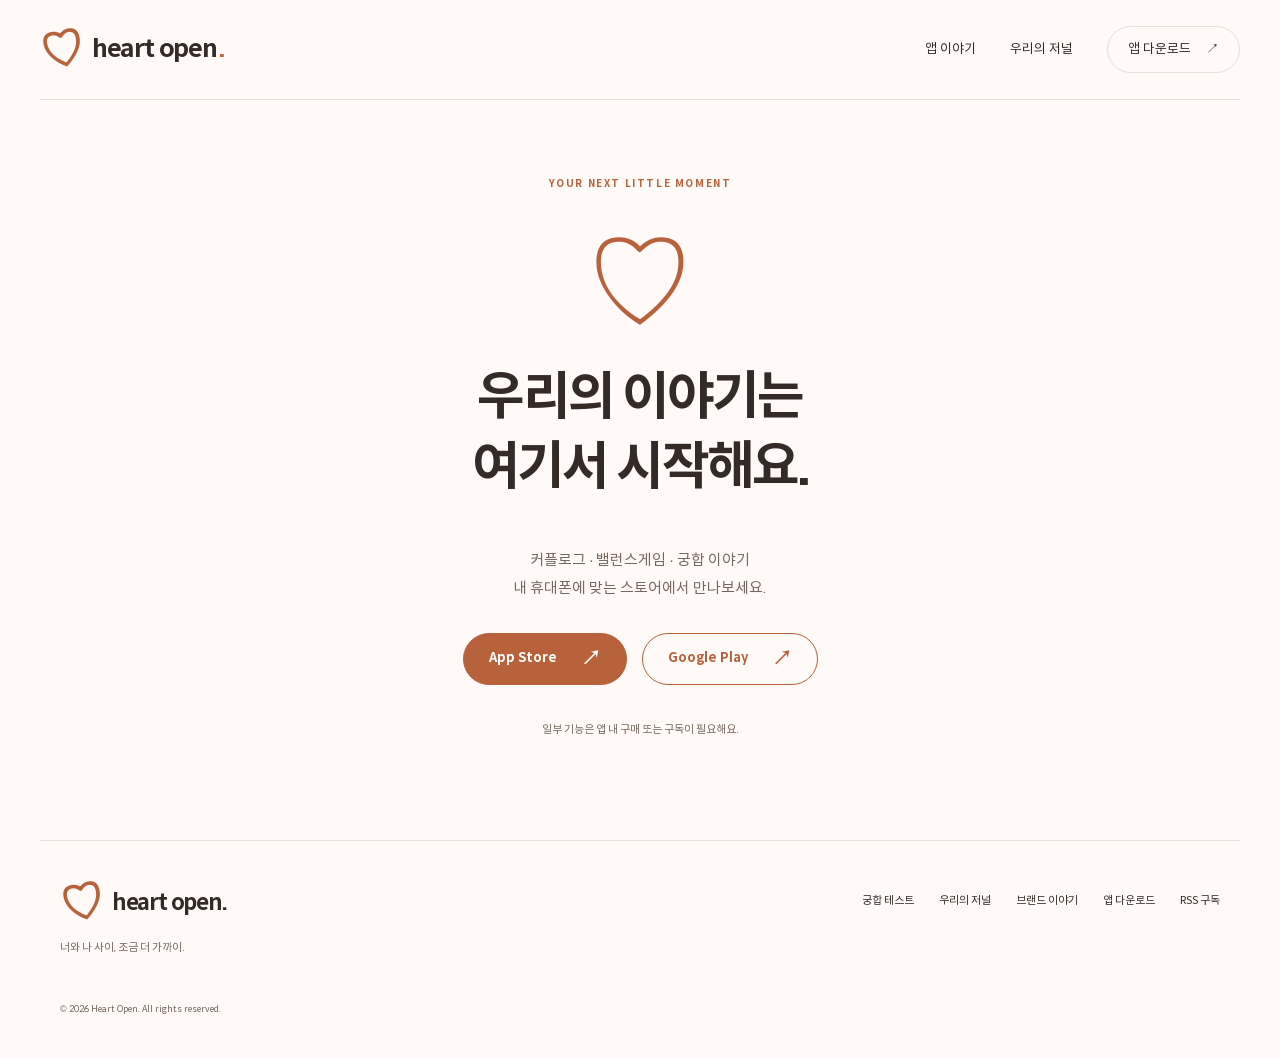
<file: download.html>
<!doctype html><html lang="ko"><head><meta charset="utf-8"><meta name="viewport" content="width=device-width, initial-scale=1"><title>하트오픈 앱 다운로드 | Heart Open</title><meta name="description" content="짧은 영상으로 일상을 나누고, 밸런스게임과 궁합 테스트로 서로를 알아가는 커플 앱, Heart Open. 둘만의 하루를 시작해 보세요."><meta name="theme-color" content="#FFF9F7"><meta name="robots" content="index, follow, max-image-preview:large"><link rel="canonical" href="https://flowerbam.github.io/download"><link rel="icon" href="/favicon.svg" type="image/svg+xml"><link rel="stylesheet" href="/styles.css?v=journal-20260918-3"><link rel="stylesheet" href="/showcase.css?v=journal-20260918-3"><link rel="stylesheet" href="/journal.css?v=20260918-3"><link rel="alternate" type="application/rss+xml" title="Heart Open 저널" href="/rss.xml"><meta property="og:locale" content="ko_KR"><meta property="og:site_name" content="Heart Open"><meta property="og:type" content="website"><meta property="og:title" content="하트오픈 앱 다운로드"><meta property="og:description" content="짧은 영상으로 일상을 나누고, 밸런스게임과 궁합 테스트로 서로를 알아가는 커플 앱, Heart Open. 둘만의 하루를 시작해 보세요."><meta property="og:url" content="https://flowerbam.github.io/download"><meta property="og:image" content="https://flowerbam.github.io/social.webp"><meta name="twitter:card" content="summary_large_image"></head><body><a class="skip" href="#main">본문으로 바로가기</a><header class="site-header"><a class="brand" href="/" aria-label="Heart Open 홈"><span class="brand-mark" aria-hidden="true">♡</span> heart open<span class="brand-dot">.</span></a><nav aria-label="메인 메뉴"><a href="/#together">앱 이야기</a><a href="/blog" >우리의 저널</a><a class="nav-cta" href="/download">앱 다운로드 <span aria-hidden="true">↗</span></a></nav></header><main id="main"><section class="download wrap"><span class="eyebrow">YOUR NEXT LITTLE MOMENT</span><div class="download-heart" aria-hidden="true">♡</div><h1>우리의 이야기는<br>여기서 시작해요.</h1><p>커플로그 · 밸런스게임 · 궁합 이야기<br>내 휴대폰에 맞는 스토어에서 만나보세요.</p><div class="store-buttons"><a class="button" href="https://apps.apple.com/kr/app/id6762368731" rel="noopener">App Store <span aria-hidden="true">↗</span></a><a class="button button-outline" href="https://play.google.com/store/apps/details?id=com.heartopen" rel="noopener">Google Play <span aria-hidden="true">↗</span></a></div><small>일부 기능은 앱 내 구매 또는 구독이 필요해요.</small></section></main><footer class="site-footer"><div><a class="brand" href="/"><span class="brand-mark" aria-hidden="true">♡</span> heart open.</a><p>너와 나 사이, 조금 더 가까이.</p></div><div class="footer-links"><a href="/compatibility">궁합 테스트</a><a href="/blog">우리의 저널</a><a href="/about">브랜드 이야기</a><a href="/download">앱 다운로드</a><a href="/rss.xml">RSS 구독</a></div><small>© 2026 Heart Open. All rights reserved.</small></footer></body></html>
</file>
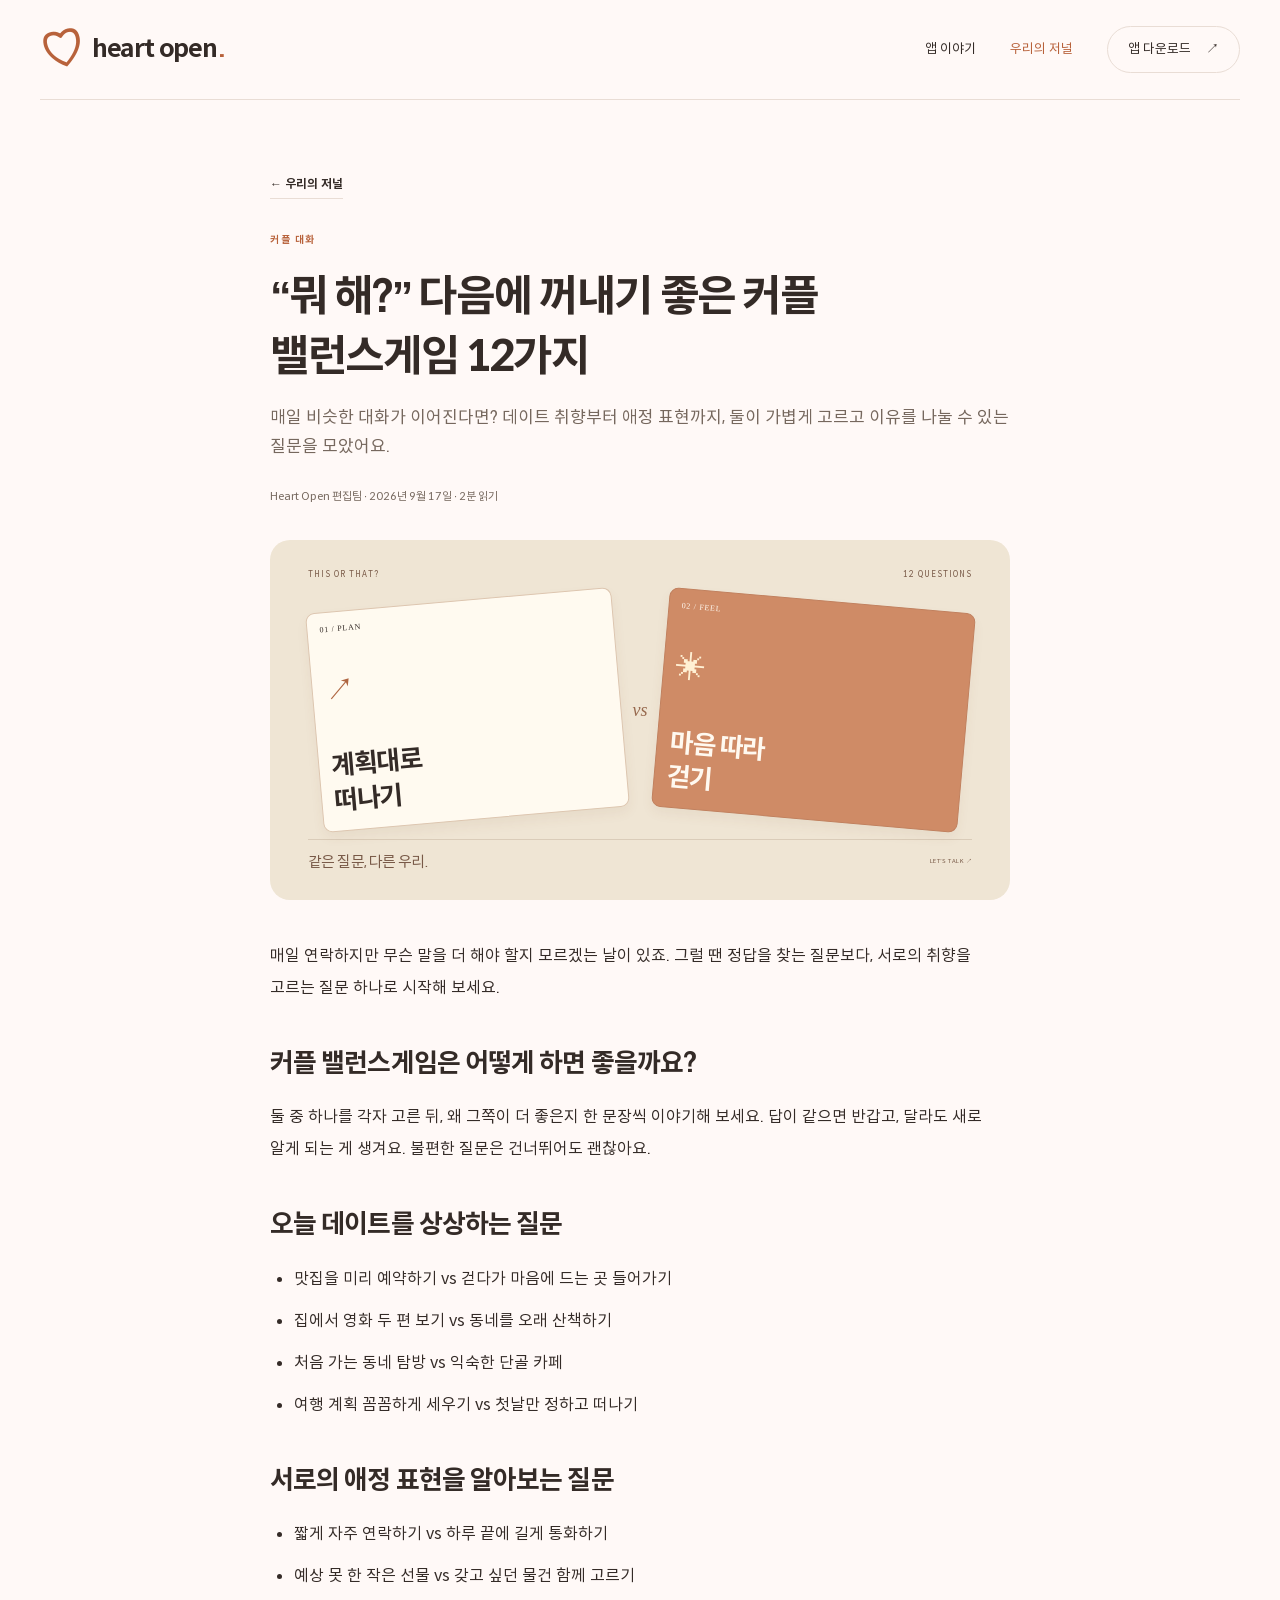
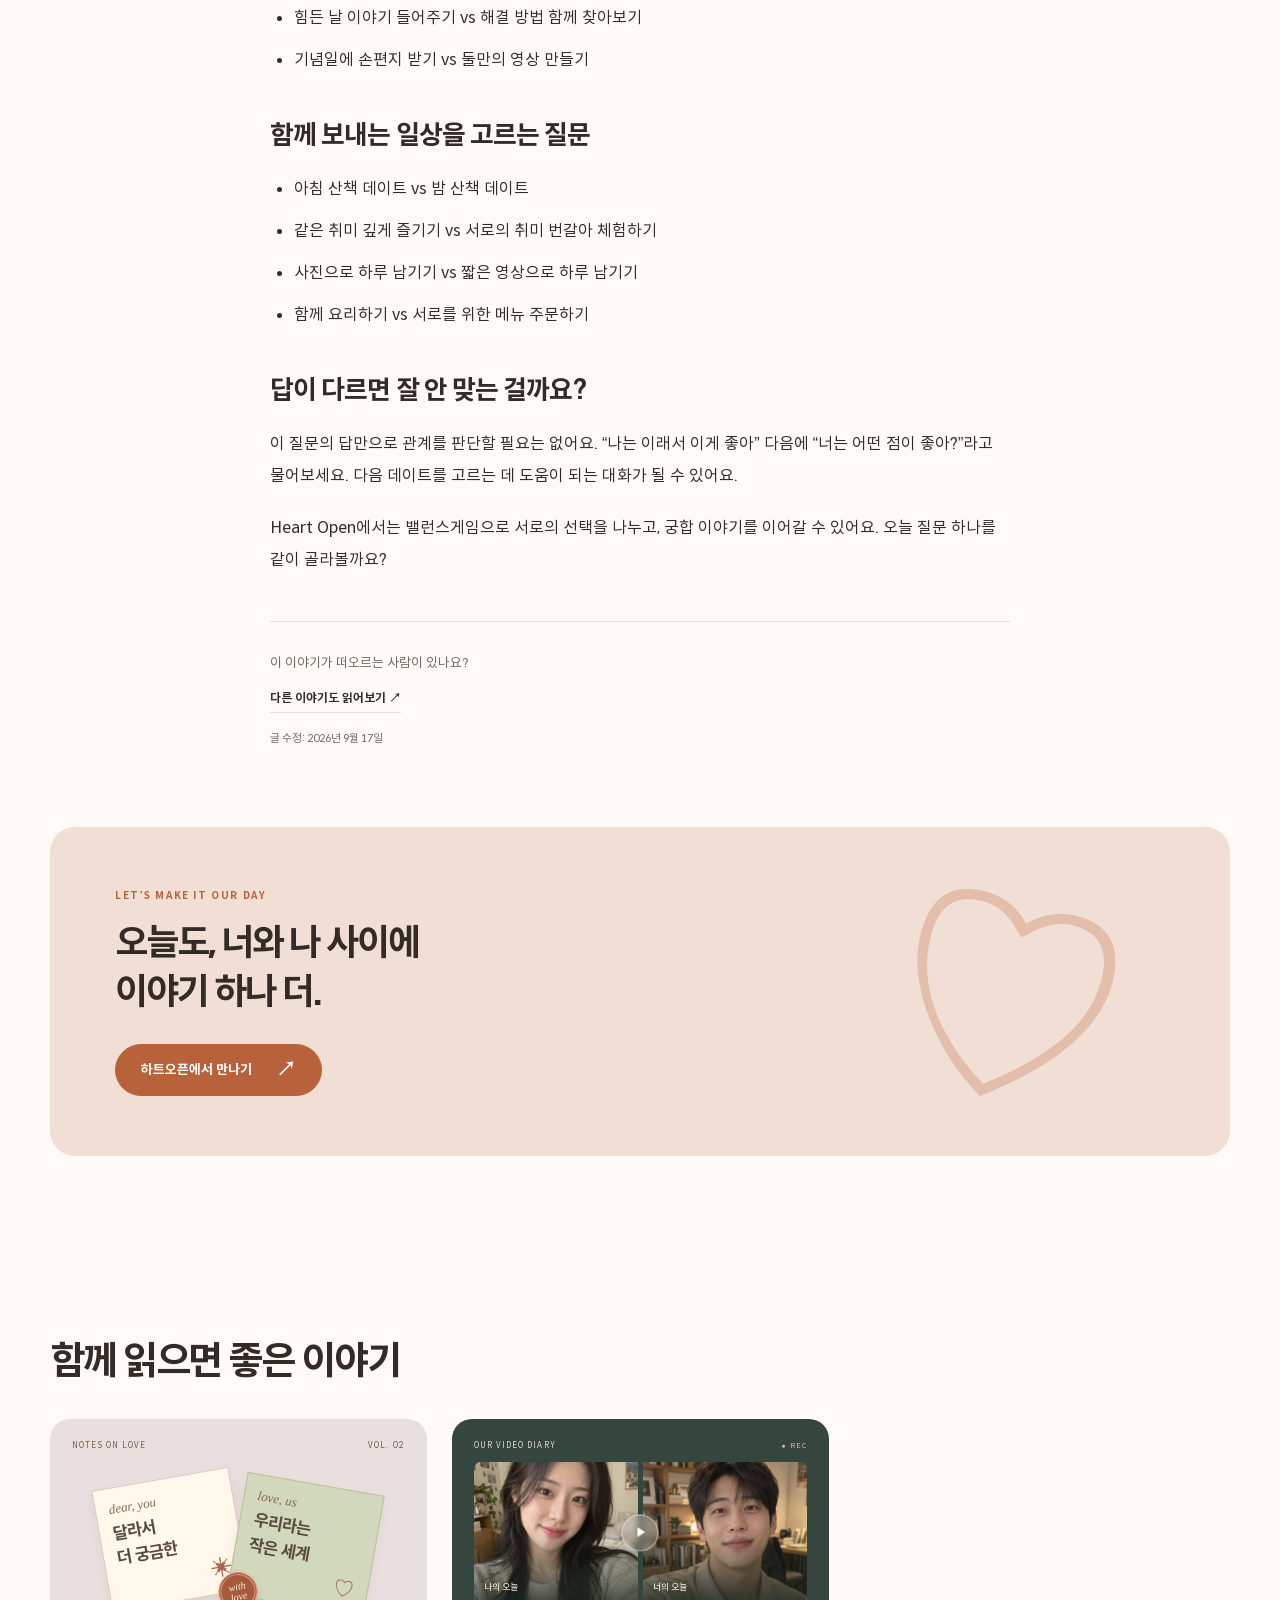
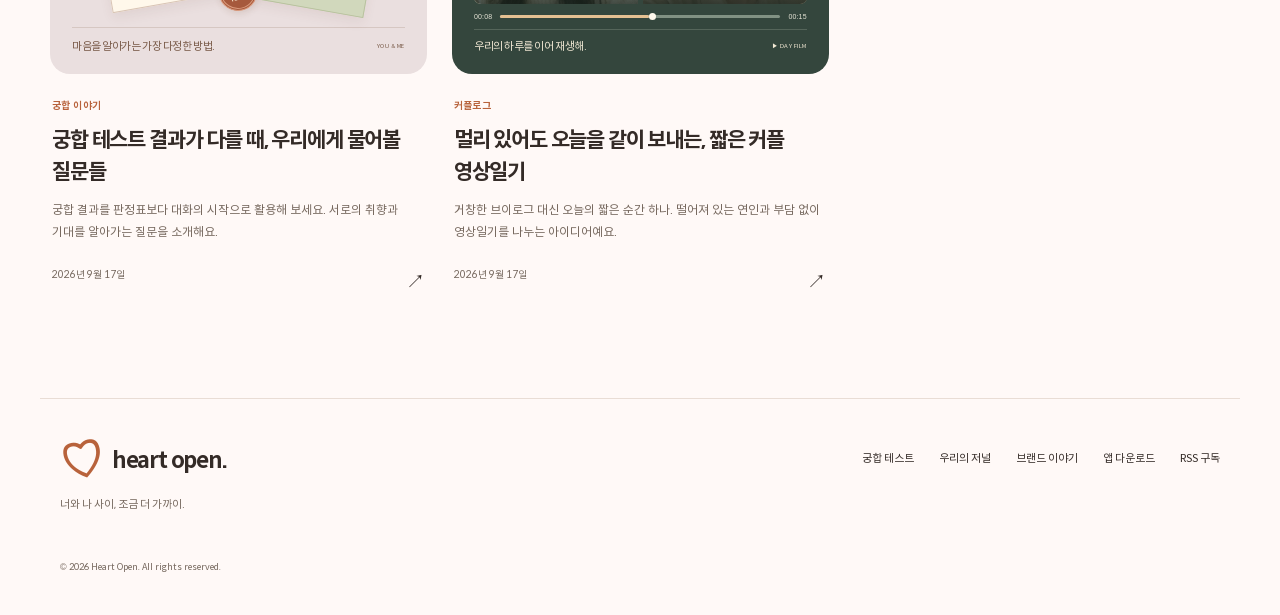
<file: blog/couple-balance-game-questions.html>
<!doctype html><html lang="ko"><head><meta charset="utf-8"><meta name="viewport" content="width=device-width, initial-scale=1"><title>“뭐 해?” 다음에 꺼내기 좋은 커플 밸런스게임 12가지 | Heart Open</title><meta name="description" content="매일 비슷한 대화가 이어진다면? 데이트 취향부터 애정 표현까지, 둘이 가볍게 고르고 이유를 나눌 수 있는 질문을 모았어요."><meta name="theme-color" content="#FFF9F7"><meta name="robots" content="index, follow, max-image-preview:large"><link rel="canonical" href="https://flowerbam.github.io/blog/couple-balance-game-questions"><link rel="icon" href="/favicon.svg" type="image/svg+xml"><link rel="stylesheet" href="/styles.css?v=journal-20260918-3"><link rel="stylesheet" href="/showcase.css?v=journal-20260918-3"><link rel="stylesheet" href="/journal.css?v=20260918-3"><link rel="alternate" type="application/rss+xml" title="Heart Open 저널" href="/rss.xml"><meta property="og:locale" content="ko_KR"><meta property="og:site_name" content="Heart Open"><meta property="og:type" content="article"><meta property="og:title" content="“뭐 해?” 다음에 꺼내기 좋은 커플 밸런스게임 12가지"><meta property="og:description" content="매일 비슷한 대화가 이어진다면? 데이트 취향부터 애정 표현까지, 둘이 가볍게 고르고 이유를 나눌 수 있는 질문을 모았어요."><meta property="og:url" content="https://flowerbam.github.io/blog/couple-balance-game-questions"><meta property="og:image" content="https://flowerbam.github.io/social.webp"><meta name="twitter:card" content="summary_large_image"><script type="application/ld+json">{"@context":"https://schema.org","@type":"BlogPosting","headline":"“뭐 해?” 다음에 꺼내기 좋은 커플 밸런스게임 12가지","description":"매일 비슷한 대화가 이어진다면? 데이트 취향부터 애정 표현까지, 둘이 가볍게 고르고 이유를 나눌 수 있는 질문을 모았어요.","datePublished":"2026-09-17T00:00:00.000Z","dateModified":"2026-09-17T00:00:00.000Z","inLanguage":"ko-KR","author":{"@type":"Organization","name":"Heart Open 편집팀","url":"https://flowerbam.github.io/about"},"publisher":{"@type":"Organization","name":"Heart Open","url":"https://flowerbam.github.io"},"mainEntityOfPage":"https://flowerbam.github.io/blog/couple-balance-game-questions","image":"https://flowerbam.github.io/social.webp"}</script></head><body><a class="skip" href="#main">본문으로 바로가기</a><header class="site-header"><a class="brand" href="/" aria-label="Heart Open 홈"><span class="brand-mark" aria-hidden="true">♡</span> heart open<span class="brand-dot">.</span></a><nav aria-label="메인 메뉴"><a href="/#together">앱 이야기</a><a href="/blog" aria-current="page">우리의 저널</a><a class="nav-cta" href="/download">앱 다운로드 <span aria-hidden="true">↗</span></a></nav></header><main id="main"><article class="article"><header><a class="text-link" href="/blog">← 우리의 저널</a><div class="eyebrow">커플 대화</div><h1>“뭐 해?” 다음에 꺼내기 좋은 커플 밸런스게임 12가지</h1><p class="article-deck">매일 비슷한 대화가 이어진다면? 데이트 취향부터 애정 표현까지, 둘이 가볍게 고르고 이유를 나눌 수 있는 질문을 모았어요.</p><div class="byline">Heart Open 편집팀 · <time datetime="2026-09-17T00:00:00.000Z">2026년 9월 17일</time> · 2분 읽기</div></header><div class="art journal-cover cover-game" aria-hidden="true"><div class="cover-topline"><span>THIS OR THAT?</span><span>12 QUESTIONS</span></div><div class="choice-scene"><div class="choice-card"><span>01 / PLAN</span><i>↗</i><b>계획대로<br>떠나기</b></div><em>vs</em><div class="choice-card"><span>02 / FEEL</span><i>✳</i><b>마음 따라<br>걷기</b></div></div><div class="cover-bottomline"><b>같은 질문, 다른 우리.</b><span>LET’S TALK ↗</span></div></div><div class="prose"><p>매일 연락하지만 무슨 말을 더 해야 할지 모르겠는 날이 있죠. 그럴 땐 정답을 찾는 질문보다, 서로의 취향을 고르는 질문 하나로 시작해 보세요.</p><h2>커플 밸런스게임은 어떻게 하면 좋을까요?</h2><p>둘 중 하나를 각자 고른 뒤, 왜 그쪽이 더 좋은지 한 문장씩 이야기해 보세요. 답이 같으면 반갑고, 달라도 새로 알게 되는 게 생겨요. 불편한 질문은 건너뛰어도 괜찮아요.</p><h2>오늘 데이트를 상상하는 질문</h2><ul><li>맛집을 미리 예약하기 vs 걷다가 마음에 드는 곳 들어가기</li><li>집에서 영화 두 편 보기 vs 동네를 오래 산책하기</li><li>처음 가는 동네 탐방 vs 익숙한 단골 카페</li><li>여행 계획 꼼꼼하게 세우기 vs 첫날만 정하고 떠나기</li></ul><h2>서로의 애정 표현을 알아보는 질문</h2><ul><li>짧게 자주 연락하기 vs 하루 끝에 길게 통화하기</li><li>예상 못 한 작은 선물 vs 갖고 싶던 물건 함께 고르기</li><li>힘든 날 이야기 들어주기 vs 해결 방법 함께 찾아보기</li><li>기념일에 손편지 받기 vs 둘만의 영상 만들기</li></ul><h2>함께 보내는 일상을 고르는 질문</h2><ul><li>아침 산책 데이트 vs 밤 산책 데이트</li><li>같은 취미 깊게 즐기기 vs 서로의 취미 번갈아 체험하기</li><li>사진으로 하루 남기기 vs 짧은 영상으로 하루 남기기</li><li>함께 요리하기 vs 서로를 위한 메뉴 주문하기</li></ul><h2>답이 다르면 잘 안 맞는 걸까요?</h2><p>이 질문의 답만으로 관계를 판단할 필요는 없어요. “나는 이래서 이게 좋아” 다음에 “너는 어떤 점이 좋아?”라고 물어보세요. 다음 데이트를 고르는 데 도움이 되는 대화가 될 수 있어요.</p><p>Heart Open에서는 밸런스게임으로 서로의 선택을 나누고, 궁합 이야기를 이어갈 수 있어요. 오늘 질문 하나를 같이 골라볼까요?</p></div><div class="article-end"><p>이 이야기가 떠오르는 사람이 있나요?</p><a class="text-link" href="/blog">다른 이야기도 읽어보기 <span aria-hidden="true">↗</span></a><small>글 수정: 2026년 9월 17일</small></div></article><section class="closing wrap"><span class="eyebrow">LET’S MAKE IT OUR DAY</span><h2>오늘도, 너와 나 사이에<br>이야기 하나 더.</h2><a class="button " href="/download">하트오픈에서 만나기 <span aria-hidden="true">↗</span></a><span class="closing-heart" aria-hidden="true">♡</span></section><section class="wrap journal"><h2>함께 읽으면 좋은 이야기</h2><div class="post-grid"><a class="post-card" href="/blog/couple-compatibility-conversation"><div class="art journal-cover art-small cover-letters" aria-hidden="true"><div class="cover-topline"><span>NOTES ON LOVE</span><span>VOL. 02</span></div><div class="letters-scene"><div class="love-note note-left"><span>dear, you</span><b>달라서<br>더 궁금한</b><i>✳</i></div><div class="love-note note-right"><span>love, us</span><b>우리라는<br>작은 세계</b><i>♡</i></div><span class="letter-seal">with<br>love</span></div><div class="cover-bottomline"><b>마음을 알아가는 가장 다정한 방법.</b><span>YOU & ME</span></div></div><div class="post-info"><span class="eyebrow">궁합 이야기</span><h3>궁합 테스트 결과가 다를 때, 우리에게 물어볼 질문들</h3><p>궁합 결과를 판정표보다 대화의 시작으로 활용해 보세요. 서로의 취향과 기대를 알아가는 질문을 소개해요.</p><div class="post-meta"><time datetime="2026-09-17T00:00:00.000Z">2026년 9월 17일</time><span aria-hidden="true">↗</span></div></div></a><a class="post-card" href="/blog/long-distance-couple-video-diary"><div class="art journal-cover art-small cover-video" aria-hidden="true"><div class="cover-topline"><span>OUR VIDEO DIARY</span><span>● REC</span></div><div class="video-duo"><div><img src="/media/model-her.webp" alt="" loading="lazy"><span>나의 오늘</span></div><div><img src="/media/model-him.webp" alt="" loading="lazy"><span>너의 오늘</span></div><i class="video-play">▶</i></div><div class="video-timeline"><span>00:08</span><i></i><span>00:15</span></div><div class="cover-bottomline"><b>우리의 하루를 이어 재생해.</b><span>▶ DAY FILM</span></div></div><div class="post-info"><span class="eyebrow">커플로그</span><h3>멀리 있어도 오늘을 같이 보내는, 짧은 커플 영상일기</h3><p>거창한 브이로그 대신 오늘의 짧은 순간 하나. 떨어져 있는 연인과 부담 없이 영상일기를 나누는 아이디어예요.</p><div class="post-meta"><time datetime="2026-09-17T00:00:00.000Z">2026년 9월 17일</time><span aria-hidden="true">↗</span></div></div></a></div></section></main><footer class="site-footer"><div><a class="brand" href="/"><span class="brand-mark" aria-hidden="true">♡</span> heart open.</a><p>너와 나 사이, 조금 더 가까이.</p></div><div class="footer-links"><a href="/compatibility">궁합 테스트</a><a href="/blog">우리의 저널</a><a href="/about">브랜드 이야기</a><a href="/download">앱 다운로드</a><a href="/rss.xml">RSS 구독</a></div><small>© 2026 Heart Open. All rights reserved.</small></footer></body></html>
</file>
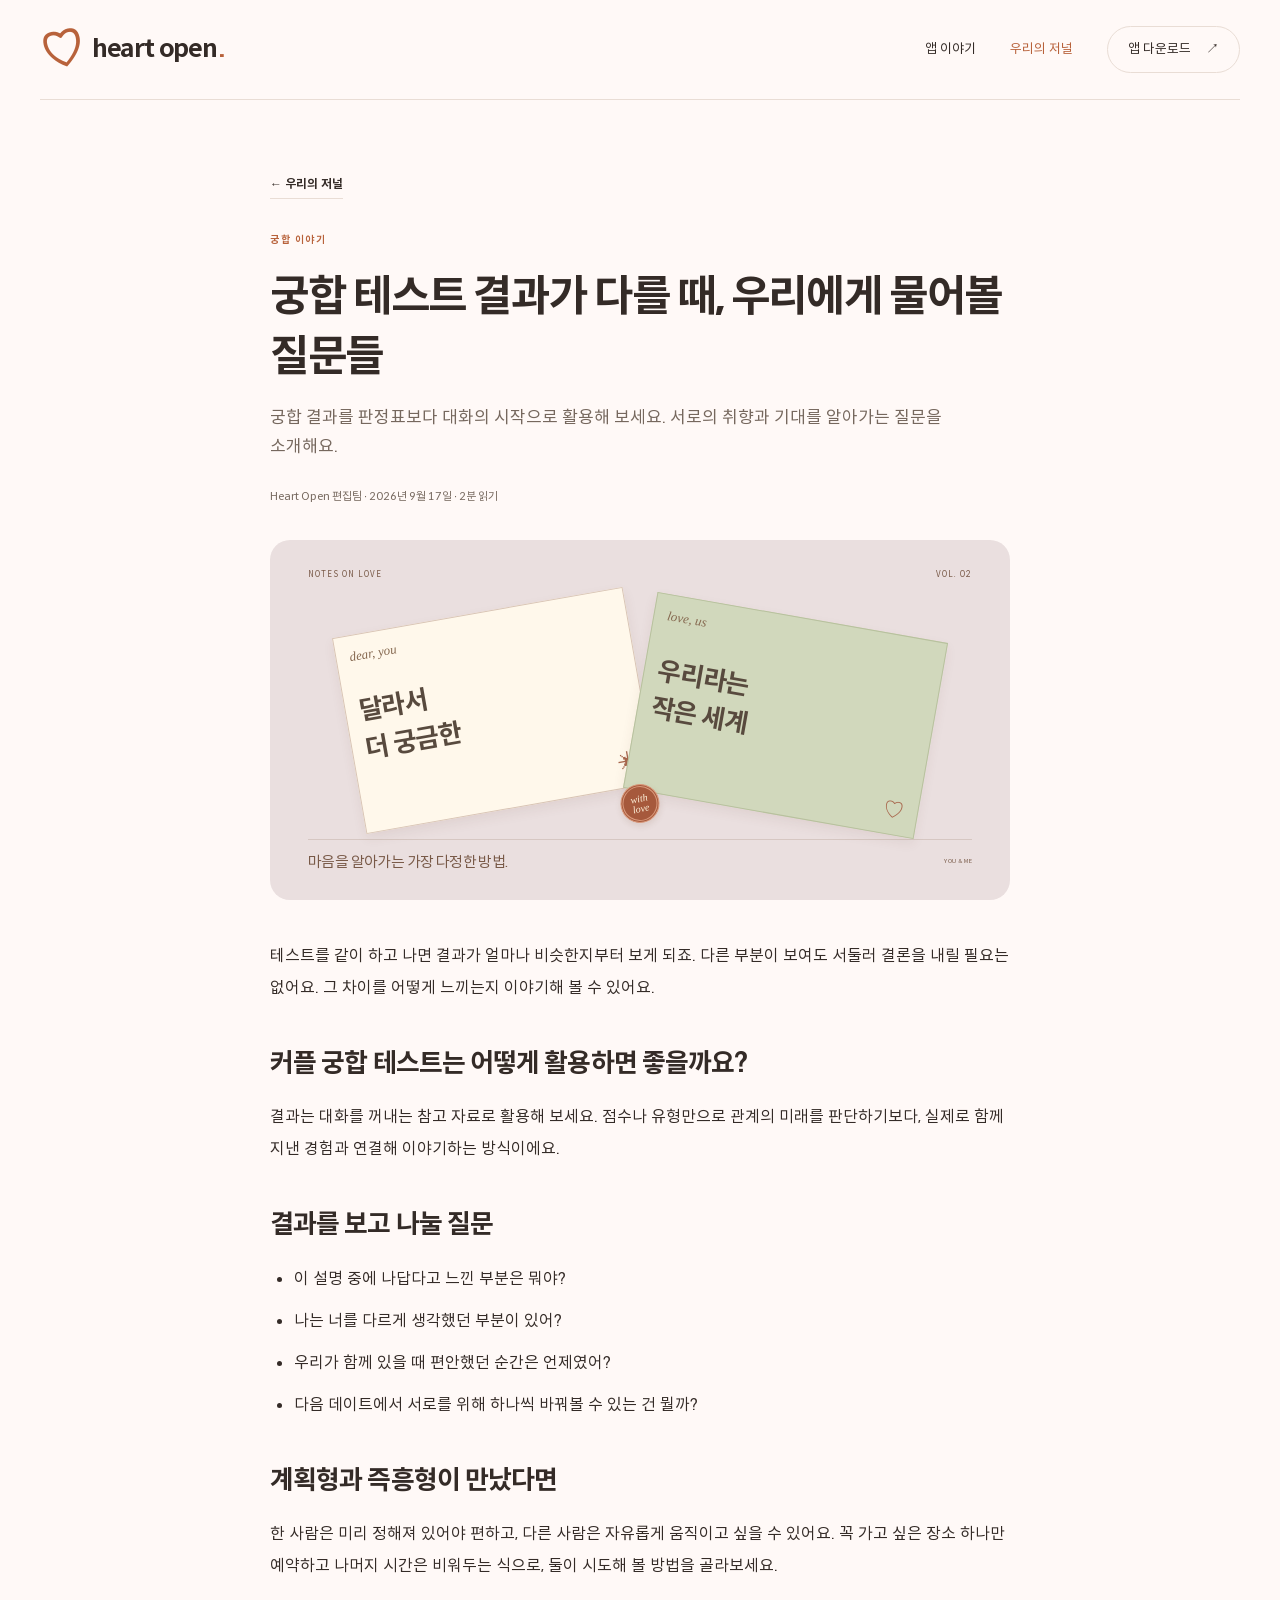
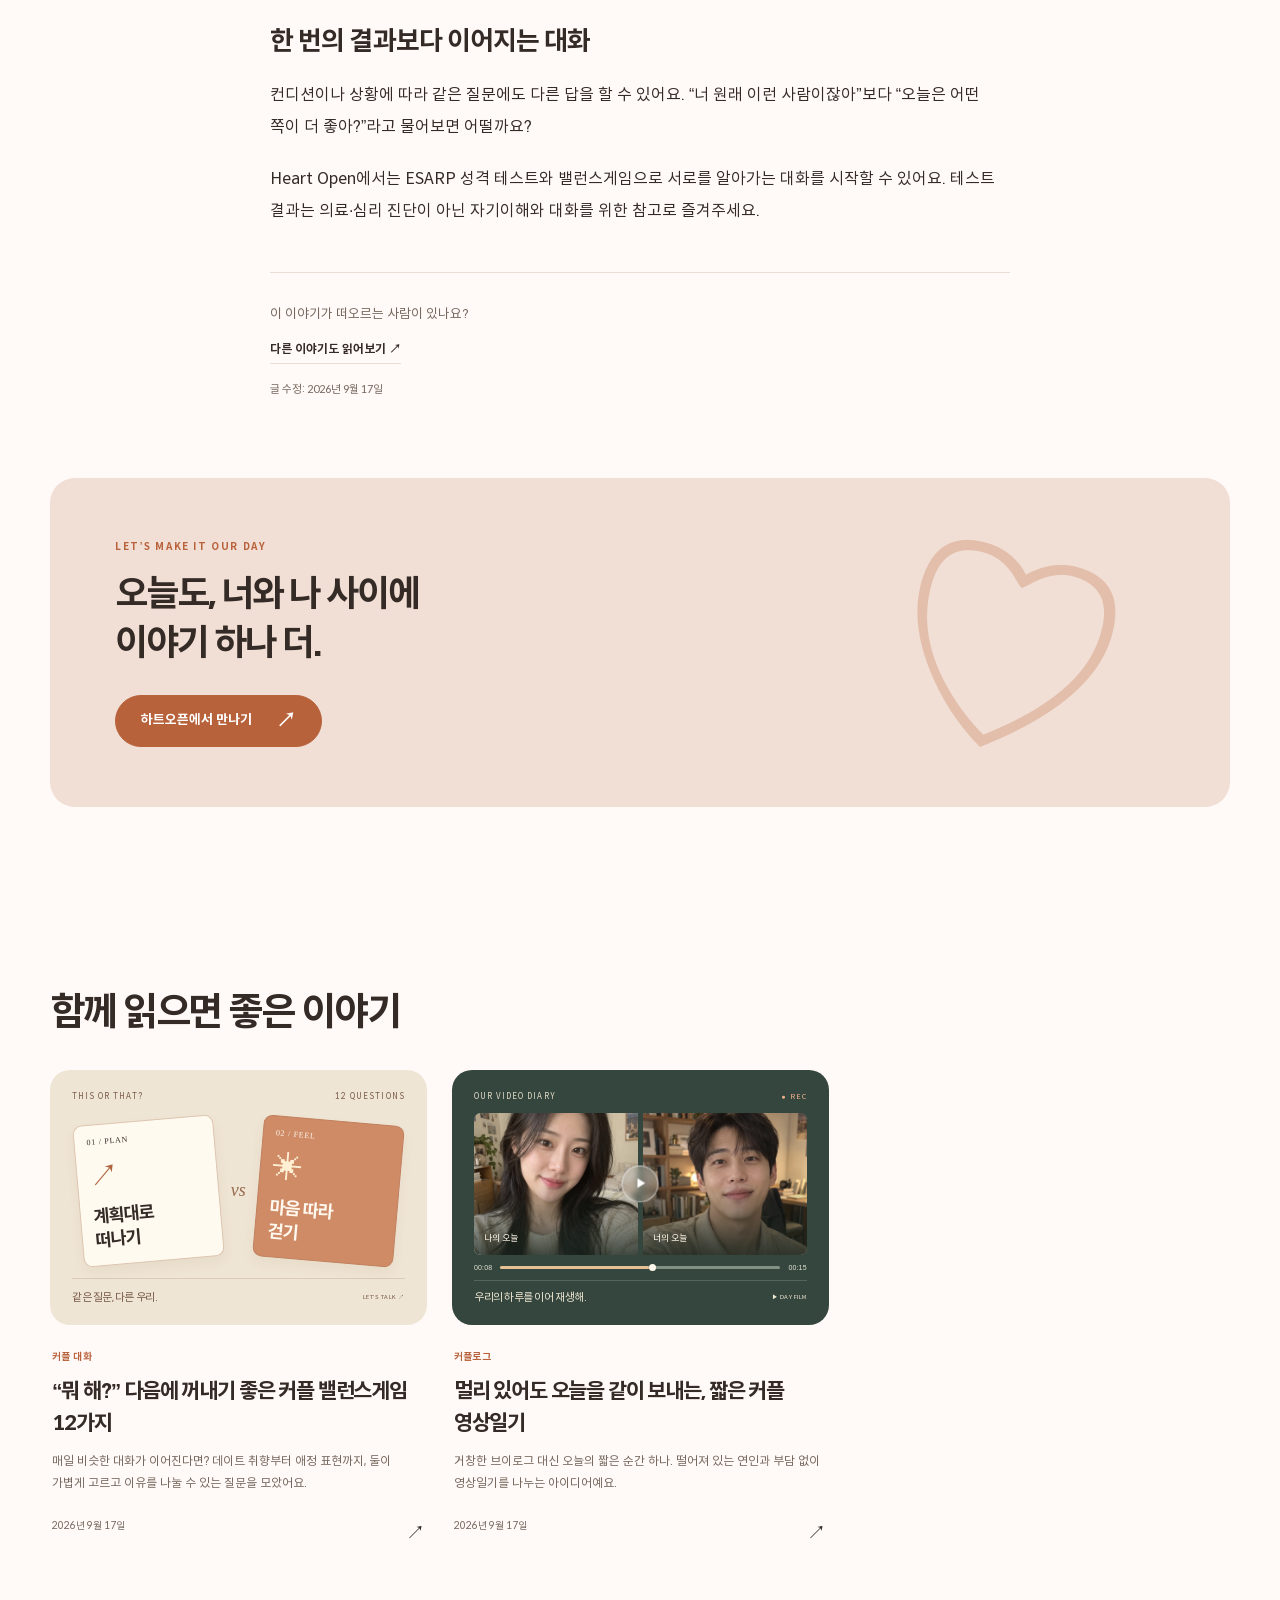
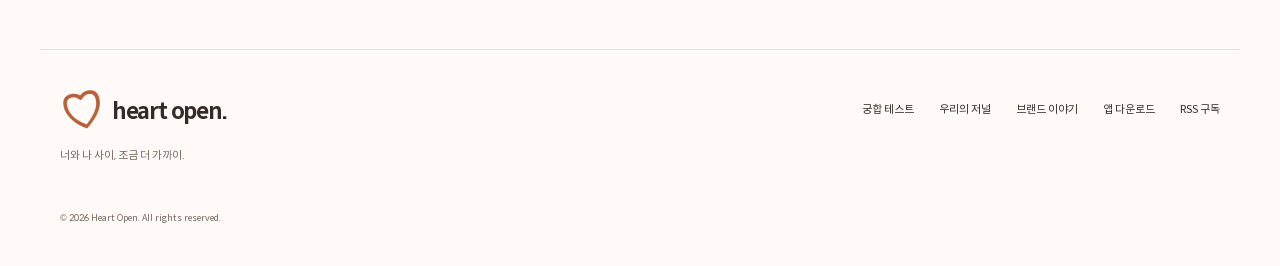
<file: blog/couple-compatibility-conversation.html>
<!doctype html><html lang="ko"><head><meta charset="utf-8"><meta name="viewport" content="width=device-width, initial-scale=1"><title>궁합 테스트 결과가 다를 때, 우리에게 물어볼 질문들 | Heart Open</title><meta name="description" content="궁합 결과를 판정표보다 대화의 시작으로 활용해 보세요. 서로의 취향과 기대를 알아가는 질문을 소개해요."><meta name="theme-color" content="#FFF9F7"><meta name="robots" content="index, follow, max-image-preview:large"><link rel="canonical" href="https://flowerbam.github.io/blog/couple-compatibility-conversation"><link rel="icon" href="/favicon.svg" type="image/svg+xml"><link rel="stylesheet" href="/styles.css?v=journal-20260918-3"><link rel="stylesheet" href="/showcase.css?v=journal-20260918-3"><link rel="stylesheet" href="/journal.css?v=20260918-3"><link rel="alternate" type="application/rss+xml" title="Heart Open 저널" href="/rss.xml"><meta property="og:locale" content="ko_KR"><meta property="og:site_name" content="Heart Open"><meta property="og:type" content="article"><meta property="og:title" content="궁합 테스트 결과가 다를 때, 우리에게 물어볼 질문들"><meta property="og:description" content="궁합 결과를 판정표보다 대화의 시작으로 활용해 보세요. 서로의 취향과 기대를 알아가는 질문을 소개해요."><meta property="og:url" content="https://flowerbam.github.io/blog/couple-compatibility-conversation"><meta property="og:image" content="https://flowerbam.github.io/social.webp"><meta name="twitter:card" content="summary_large_image"><script type="application/ld+json">{"@context":"https://schema.org","@type":"BlogPosting","headline":"궁합 테스트 결과가 다를 때, 우리에게 물어볼 질문들","description":"궁합 결과를 판정표보다 대화의 시작으로 활용해 보세요. 서로의 취향과 기대를 알아가는 질문을 소개해요.","datePublished":"2026-09-17T00:00:00.000Z","dateModified":"2026-09-17T00:00:00.000Z","inLanguage":"ko-KR","author":{"@type":"Organization","name":"Heart Open 편집팀","url":"https://flowerbam.github.io/about"},"publisher":{"@type":"Organization","name":"Heart Open","url":"https://flowerbam.github.io"},"mainEntityOfPage":"https://flowerbam.github.io/blog/couple-compatibility-conversation","image":"https://flowerbam.github.io/social.webp"}</script></head><body><a class="skip" href="#main">본문으로 바로가기</a><header class="site-header"><a class="brand" href="/" aria-label="Heart Open 홈"><span class="brand-mark" aria-hidden="true">♡</span> heart open<span class="brand-dot">.</span></a><nav aria-label="메인 메뉴"><a href="/#together">앱 이야기</a><a href="/blog" aria-current="page">우리의 저널</a><a class="nav-cta" href="/download">앱 다운로드 <span aria-hidden="true">↗</span></a></nav></header><main id="main"><article class="article"><header><a class="text-link" href="/blog">← 우리의 저널</a><div class="eyebrow">궁합 이야기</div><h1>궁합 테스트 결과가 다를 때, 우리에게 물어볼 질문들</h1><p class="article-deck">궁합 결과를 판정표보다 대화의 시작으로 활용해 보세요. 서로의 취향과 기대를 알아가는 질문을 소개해요.</p><div class="byline">Heart Open 편집팀 · <time datetime="2026-09-17T00:00:00.000Z">2026년 9월 17일</time> · 2분 읽기</div></header><div class="art journal-cover cover-letters" aria-hidden="true"><div class="cover-topline"><span>NOTES ON LOVE</span><span>VOL. 02</span></div><div class="letters-scene"><div class="love-note note-left"><span>dear, you</span><b>달라서<br>더 궁금한</b><i>✳</i></div><div class="love-note note-right"><span>love, us</span><b>우리라는<br>작은 세계</b><i>♡</i></div><span class="letter-seal">with<br>love</span></div><div class="cover-bottomline"><b>마음을 알아가는 가장 다정한 방법.</b><span>YOU & ME</span></div></div><div class="prose"><p>테스트를 같이 하고 나면 결과가 얼마나 비슷한지부터 보게 되죠. 다른 부분이 보여도 서둘러 결론을 내릴 필요는 없어요. 그 차이를 어떻게 느끼는지 이야기해 볼 수 있어요.</p><h2>커플 궁합 테스트는 어떻게 활용하면 좋을까요?</h2><p>결과는 대화를 꺼내는 참고 자료로 활용해 보세요. 점수나 유형만으로 관계의 미래를 판단하기보다, 실제로 함께 지낸 경험과 연결해 이야기하는 방식이에요.</p><h2>결과를 보고 나눌 질문</h2><ul><li>이 설명 중에 나답다고 느낀 부분은 뭐야?</li><li>나는 너를 다르게 생각했던 부분이 있어?</li><li>우리가 함께 있을 때 편안했던 순간은 언제였어?</li><li>다음 데이트에서 서로를 위해 하나씩 바꿔볼 수 있는 건 뭘까?</li></ul><h2>계획형과 즉흥형이 만났다면</h2><p>한 사람은 미리 정해져 있어야 편하고, 다른 사람은 자유롭게 움직이고 싶을 수 있어요. 꼭 가고 싶은 장소 하나만 예약하고 나머지 시간은 비워두는 식으로, 둘이 시도해 볼 방법을 골라보세요.</p><h2>한 번의 결과보다 이어지는 대화</h2><p>컨디션이나 상황에 따라 같은 질문에도 다른 답을 할 수 있어요. “너 원래 이런 사람이잖아”보다 “오늘은 어떤 쪽이 더 좋아?”라고 물어보면 어떨까요?</p><p>Heart Open에서는 ESARP 성격 테스트와 밸런스게임으로 서로를 알아가는 대화를 시작할 수 있어요. 테스트 결과는 의료·심리 진단이 아닌 자기이해와 대화를 위한 참고로 즐겨주세요.</p></div><div class="article-end"><p>이 이야기가 떠오르는 사람이 있나요?</p><a class="text-link" href="/blog">다른 이야기도 읽어보기 <span aria-hidden="true">↗</span></a><small>글 수정: 2026년 9월 17일</small></div></article><section class="closing wrap"><span class="eyebrow">LET’S MAKE IT OUR DAY</span><h2>오늘도, 너와 나 사이에<br>이야기 하나 더.</h2><a class="button " href="/download">하트오픈에서 만나기 <span aria-hidden="true">↗</span></a><span class="closing-heart" aria-hidden="true">♡</span></section><section class="wrap journal"><h2>함께 읽으면 좋은 이야기</h2><div class="post-grid"><a class="post-card" href="/blog/couple-balance-game-questions"><div class="art journal-cover art-small cover-game" aria-hidden="true"><div class="cover-topline"><span>THIS OR THAT?</span><span>12 QUESTIONS</span></div><div class="choice-scene"><div class="choice-card"><span>01 / PLAN</span><i>↗</i><b>계획대로<br>떠나기</b></div><em>vs</em><div class="choice-card"><span>02 / FEEL</span><i>✳</i><b>마음 따라<br>걷기</b></div></div><div class="cover-bottomline"><b>같은 질문, 다른 우리.</b><span>LET’S TALK ↗</span></div></div><div class="post-info"><span class="eyebrow">커플 대화</span><h3>“뭐 해?” 다음에 꺼내기 좋은 커플 밸런스게임 12가지</h3><p>매일 비슷한 대화가 이어진다면? 데이트 취향부터 애정 표현까지, 둘이 가볍게 고르고 이유를 나눌 수 있는 질문을 모았어요.</p><div class="post-meta"><time datetime="2026-09-17T00:00:00.000Z">2026년 9월 17일</time><span aria-hidden="true">↗</span></div></div></a><a class="post-card" href="/blog/long-distance-couple-video-diary"><div class="art journal-cover art-small cover-video" aria-hidden="true"><div class="cover-topline"><span>OUR VIDEO DIARY</span><span>● REC</span></div><div class="video-duo"><div><img src="/media/model-her.webp" alt="" loading="lazy"><span>나의 오늘</span></div><div><img src="/media/model-him.webp" alt="" loading="lazy"><span>너의 오늘</span></div><i class="video-play">▶</i></div><div class="video-timeline"><span>00:08</span><i></i><span>00:15</span></div><div class="cover-bottomline"><b>우리의 하루를 이어 재생해.</b><span>▶ DAY FILM</span></div></div><div class="post-info"><span class="eyebrow">커플로그</span><h3>멀리 있어도 오늘을 같이 보내는, 짧은 커플 영상일기</h3><p>거창한 브이로그 대신 오늘의 짧은 순간 하나. 떨어져 있는 연인과 부담 없이 영상일기를 나누는 아이디어예요.</p><div class="post-meta"><time datetime="2026-09-17T00:00:00.000Z">2026년 9월 17일</time><span aria-hidden="true">↗</span></div></div></a></div></section></main><footer class="site-footer"><div><a class="brand" href="/"><span class="brand-mark" aria-hidden="true">♡</span> heart open.</a><p>너와 나 사이, 조금 더 가까이.</p></div><div class="footer-links"><a href="/compatibility">궁합 테스트</a><a href="/blog">우리의 저널</a><a href="/about">브랜드 이야기</a><a href="/download">앱 다운로드</a><a href="/rss.xml">RSS 구독</a></div><small>© 2026 Heart Open. All rights reserved.</small></footer></body></html>
</file>
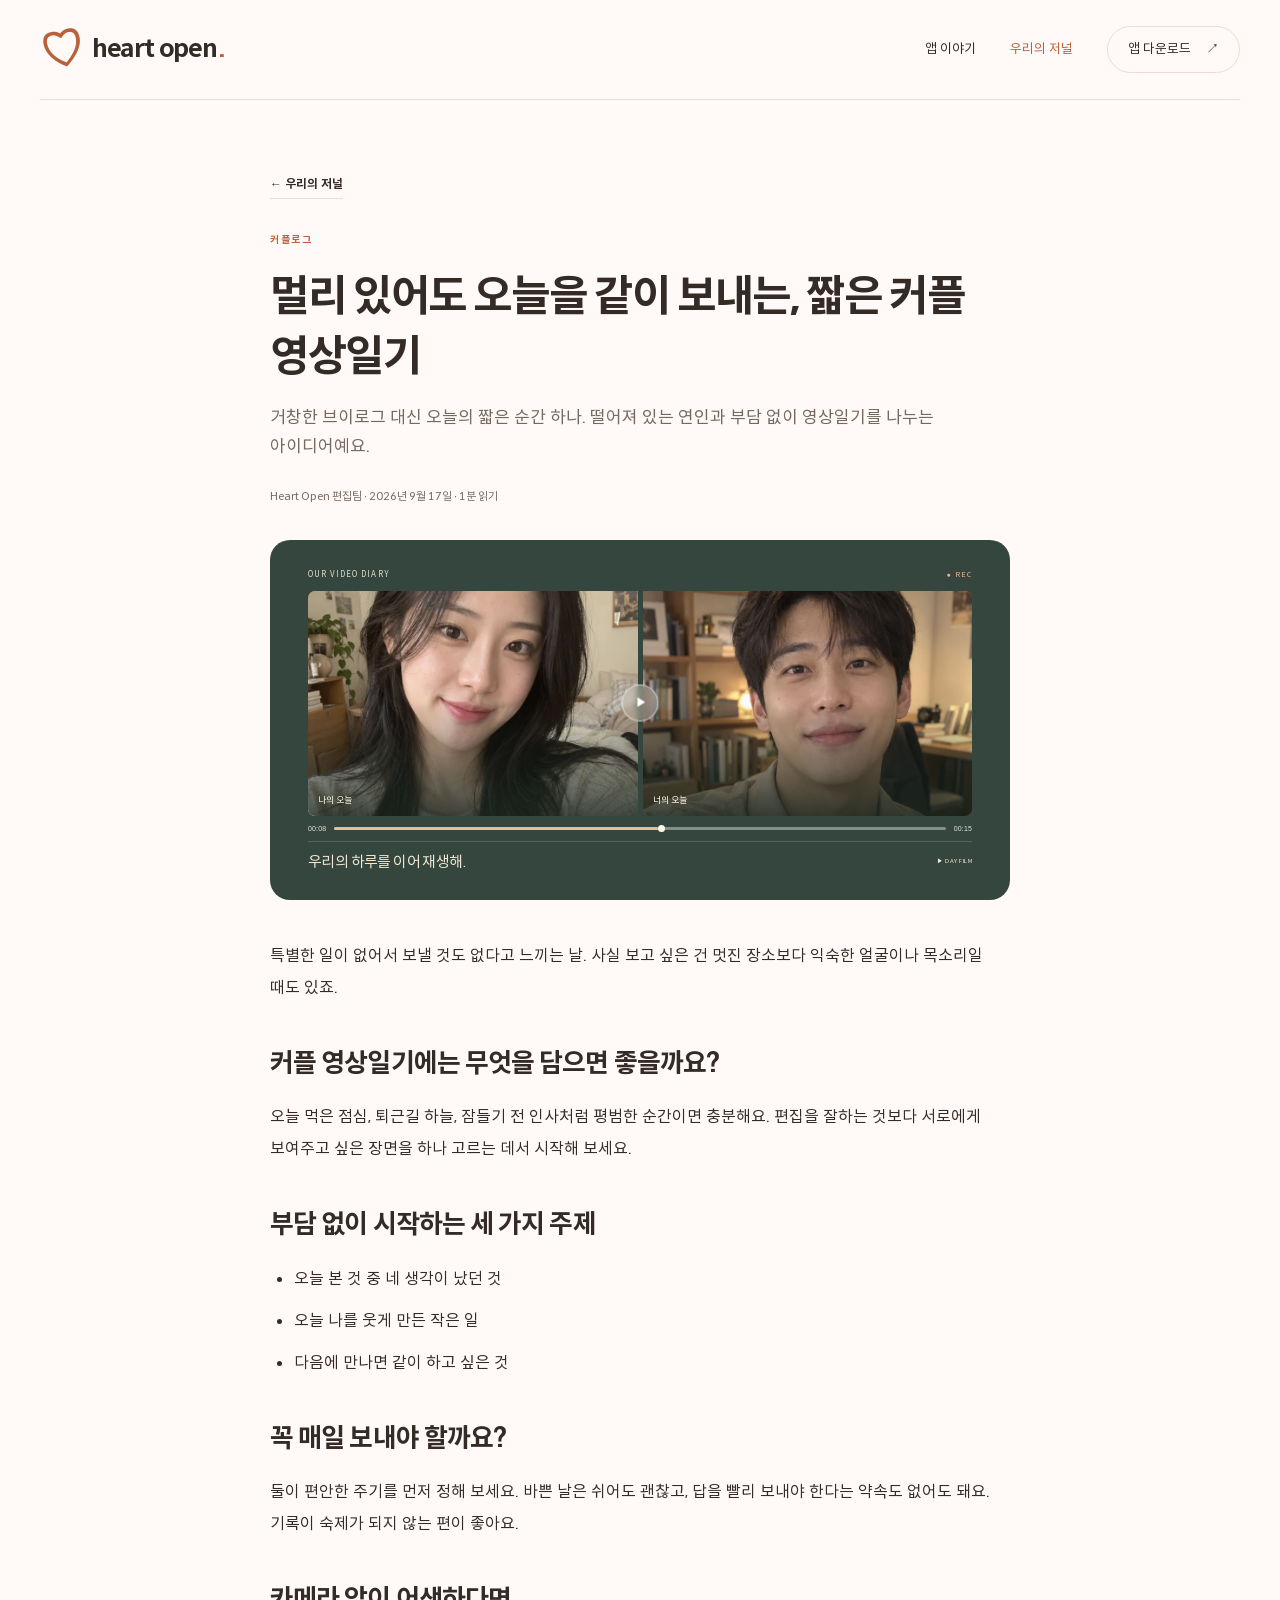
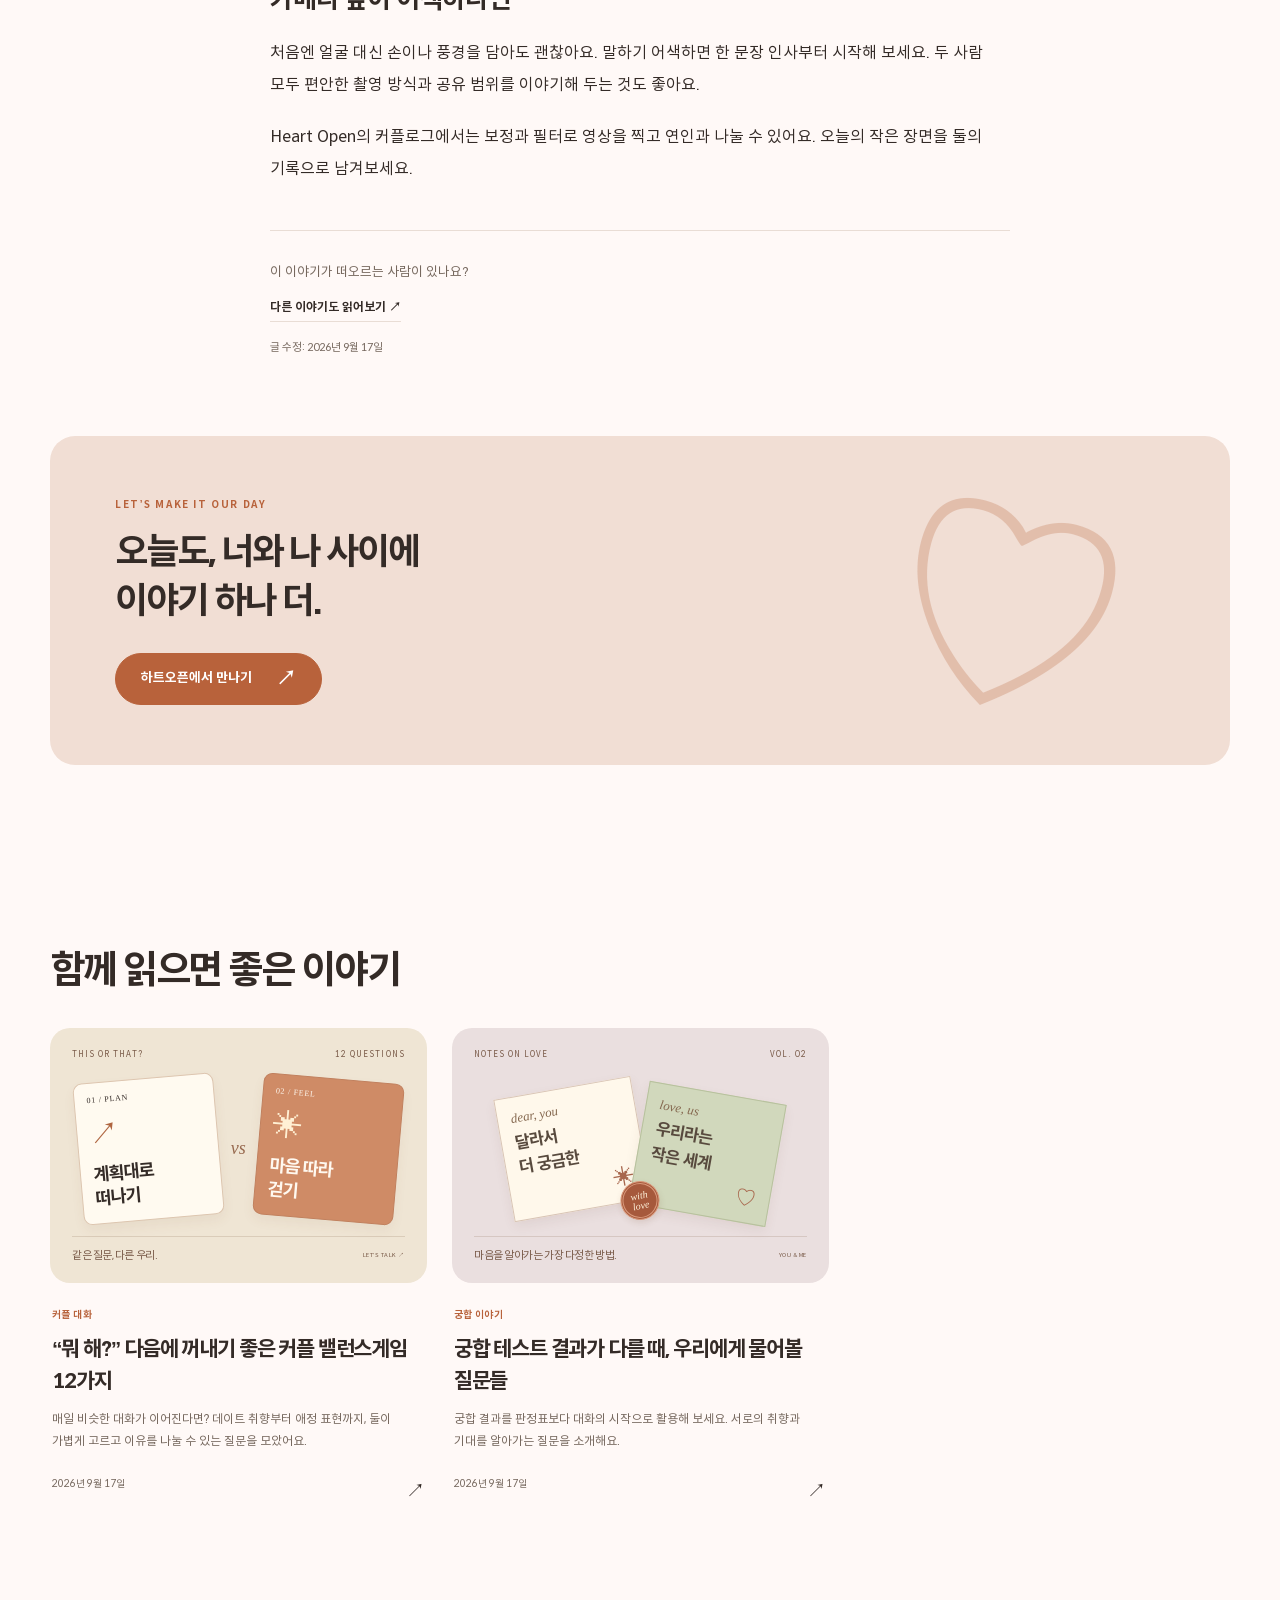
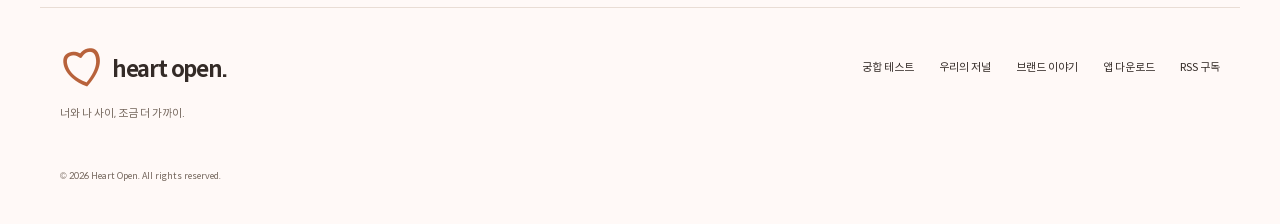
<file: blog/long-distance-couple-video-diary.html>
<!doctype html><html lang="ko"><head><meta charset="utf-8"><meta name="viewport" content="width=device-width, initial-scale=1"><title>멀리 있어도 오늘을 같이 보내는, 짧은 커플 영상일기 | Heart Open</title><meta name="description" content="거창한 브이로그 대신 오늘의 짧은 순간 하나. 떨어져 있는 연인과 부담 없이 영상일기를 나누는 아이디어예요."><meta name="theme-color" content="#FFF9F7"><meta name="robots" content="index, follow, max-image-preview:large"><link rel="canonical" href="https://flowerbam.github.io/blog/long-distance-couple-video-diary"><link rel="icon" href="/favicon.svg" type="image/svg+xml"><link rel="stylesheet" href="/styles.css?v=journal-20260918-3"><link rel="stylesheet" href="/showcase.css?v=journal-20260918-3"><link rel="stylesheet" href="/journal.css?v=20260918-3"><link rel="alternate" type="application/rss+xml" title="Heart Open 저널" href="/rss.xml"><meta property="og:locale" content="ko_KR"><meta property="og:site_name" content="Heart Open"><meta property="og:type" content="article"><meta property="og:title" content="멀리 있어도 오늘을 같이 보내는, 짧은 커플 영상일기"><meta property="og:description" content="거창한 브이로그 대신 오늘의 짧은 순간 하나. 떨어져 있는 연인과 부담 없이 영상일기를 나누는 아이디어예요."><meta property="og:url" content="https://flowerbam.github.io/blog/long-distance-couple-video-diary"><meta property="og:image" content="https://flowerbam.github.io/social.webp"><meta name="twitter:card" content="summary_large_image"><script type="application/ld+json">{"@context":"https://schema.org","@type":"BlogPosting","headline":"멀리 있어도 오늘을 같이 보내는, 짧은 커플 영상일기","description":"거창한 브이로그 대신 오늘의 짧은 순간 하나. 떨어져 있는 연인과 부담 없이 영상일기를 나누는 아이디어예요.","datePublished":"2026-09-17T00:00:00.000Z","dateModified":"2026-09-17T00:00:00.000Z","inLanguage":"ko-KR","author":{"@type":"Organization","name":"Heart Open 편집팀","url":"https://flowerbam.github.io/about"},"publisher":{"@type":"Organization","name":"Heart Open","url":"https://flowerbam.github.io"},"mainEntityOfPage":"https://flowerbam.github.io/blog/long-distance-couple-video-diary","image":"https://flowerbam.github.io/social.webp"}</script></head><body><a class="skip" href="#main">본문으로 바로가기</a><header class="site-header"><a class="brand" href="/" aria-label="Heart Open 홈"><span class="brand-mark" aria-hidden="true">♡</span> heart open<span class="brand-dot">.</span></a><nav aria-label="메인 메뉴"><a href="/#together">앱 이야기</a><a href="/blog" aria-current="page">우리의 저널</a><a class="nav-cta" href="/download">앱 다운로드 <span aria-hidden="true">↗</span></a></nav></header><main id="main"><article class="article"><header><a class="text-link" href="/blog">← 우리의 저널</a><div class="eyebrow">커플로그</div><h1>멀리 있어도 오늘을 같이 보내는, 짧은 커플 영상일기</h1><p class="article-deck">거창한 브이로그 대신 오늘의 짧은 순간 하나. 떨어져 있는 연인과 부담 없이 영상일기를 나누는 아이디어예요.</p><div class="byline">Heart Open 편집팀 · <time datetime="2026-09-17T00:00:00.000Z">2026년 9월 17일</time> · 1분 읽기</div></header><div class="art journal-cover cover-video" aria-hidden="true"><div class="cover-topline"><span>OUR VIDEO DIARY</span><span>● REC</span></div><div class="video-duo"><div><img src="/media/model-her.webp" alt="" loading="lazy"><span>나의 오늘</span></div><div><img src="/media/model-him.webp" alt="" loading="lazy"><span>너의 오늘</span></div><i class="video-play">▶</i></div><div class="video-timeline"><span>00:08</span><i></i><span>00:15</span></div><div class="cover-bottomline"><b>우리의 하루를 이어 재생해.</b><span>▶ DAY FILM</span></div></div><div class="prose"><p>특별한 일이 없어서 보낼 것도 없다고 느끼는 날. 사실 보고 싶은 건 멋진 장소보다 익숙한 얼굴이나 목소리일 때도 있죠.</p><h2>커플 영상일기에는 무엇을 담으면 좋을까요?</h2><p>오늘 먹은 점심, 퇴근길 하늘, 잠들기 전 인사처럼 평범한 순간이면 충분해요. 편집을 잘하는 것보다 서로에게 보여주고 싶은 장면을 하나 고르는 데서 시작해 보세요.</p><h2>부담 없이 시작하는 세 가지 주제</h2><ul><li>오늘 본 것 중 네 생각이 났던 것</li><li>오늘 나를 웃게 만든 작은 일</li><li>다음에 만나면 같이 하고 싶은 것</li></ul><h2>꼭 매일 보내야 할까요?</h2><p>둘이 편안한 주기를 먼저 정해 보세요. 바쁜 날은 쉬어도 괜찮고, 답을 빨리 보내야 한다는 약속도 없어도 돼요. 기록이 숙제가 되지 않는 편이 좋아요.</p><h2>카메라 앞이 어색하다면</h2><p>처음엔 얼굴 대신 손이나 풍경을 담아도 괜찮아요. 말하기 어색하면 한 문장 인사부터 시작해 보세요. 두 사람 모두 편안한 촬영 방식과 공유 범위를 이야기해 두는 것도 좋아요.</p><p>Heart Open의 커플로그에서는 보정과 필터로 영상을 찍고 연인과 나눌 수 있어요. 오늘의 작은 장면을 둘의 기록으로 남겨보세요.</p></div><div class="article-end"><p>이 이야기가 떠오르는 사람이 있나요?</p><a class="text-link" href="/blog">다른 이야기도 읽어보기 <span aria-hidden="true">↗</span></a><small>글 수정: 2026년 9월 17일</small></div></article><section class="closing wrap"><span class="eyebrow">LET’S MAKE IT OUR DAY</span><h2>오늘도, 너와 나 사이에<br>이야기 하나 더.</h2><a class="button " href="/download">하트오픈에서 만나기 <span aria-hidden="true">↗</span></a><span class="closing-heart" aria-hidden="true">♡</span></section><section class="wrap journal"><h2>함께 읽으면 좋은 이야기</h2><div class="post-grid"><a class="post-card" href="/blog/couple-balance-game-questions"><div class="art journal-cover art-small cover-game" aria-hidden="true"><div class="cover-topline"><span>THIS OR THAT?</span><span>12 QUESTIONS</span></div><div class="choice-scene"><div class="choice-card"><span>01 / PLAN</span><i>↗</i><b>계획대로<br>떠나기</b></div><em>vs</em><div class="choice-card"><span>02 / FEEL</span><i>✳</i><b>마음 따라<br>걷기</b></div></div><div class="cover-bottomline"><b>같은 질문, 다른 우리.</b><span>LET’S TALK ↗</span></div></div><div class="post-info"><span class="eyebrow">커플 대화</span><h3>“뭐 해?” 다음에 꺼내기 좋은 커플 밸런스게임 12가지</h3><p>매일 비슷한 대화가 이어진다면? 데이트 취향부터 애정 표현까지, 둘이 가볍게 고르고 이유를 나눌 수 있는 질문을 모았어요.</p><div class="post-meta"><time datetime="2026-09-17T00:00:00.000Z">2026년 9월 17일</time><span aria-hidden="true">↗</span></div></div></a><a class="post-card" href="/blog/couple-compatibility-conversation"><div class="art journal-cover art-small cover-letters" aria-hidden="true"><div class="cover-topline"><span>NOTES ON LOVE</span><span>VOL. 02</span></div><div class="letters-scene"><div class="love-note note-left"><span>dear, you</span><b>달라서<br>더 궁금한</b><i>✳</i></div><div class="love-note note-right"><span>love, us</span><b>우리라는<br>작은 세계</b><i>♡</i></div><span class="letter-seal">with<br>love</span></div><div class="cover-bottomline"><b>마음을 알아가는 가장 다정한 방법.</b><span>YOU & ME</span></div></div><div class="post-info"><span class="eyebrow">궁합 이야기</span><h3>궁합 테스트 결과가 다를 때, 우리에게 물어볼 질문들</h3><p>궁합 결과를 판정표보다 대화의 시작으로 활용해 보세요. 서로의 취향과 기대를 알아가는 질문을 소개해요.</p><div class="post-meta"><time datetime="2026-09-17T00:00:00.000Z">2026년 9월 17일</time><span aria-hidden="true">↗</span></div></div></a></div></section></main><footer class="site-footer"><div><a class="brand" href="/"><span class="brand-mark" aria-hidden="true">♡</span> heart open.</a><p>너와 나 사이, 조금 더 가까이.</p></div><div class="footer-links"><a href="/compatibility">궁합 테스트</a><a href="/blog">우리의 저널</a><a href="/about">브랜드 이야기</a><a href="/download">앱 다운로드</a><a href="/rss.xml">RSS 구독</a></div><small>© 2026 Heart Open. All rights reserved.</small></footer></body></html>
</file>
<file: styles.css>
@font-face{font-family:Hansans;src:url('/font-regular.woff2') format('woff2');font-weight:400;font-display:swap}@font-face{font-family:Hansans;src:url('/font-bold.woff2') format('woff2');font-weight:700;font-display:swap}
:root{--paper:#fff9f7;--ink:#342b27;--muted:#76685e;--rust:#b8623b;--dark-rust:#8a4a2c;--line:#e9ddd5;--sage:#e3e7db;--cream:#f3ebdd;--pink:#f1ded4;--radius:20px}*{box-sizing:border-box}html{scroll-behavior:smooth;scroll-padding-top:100px}body{margin:0;background:var(--paper);color:var(--ink);font-family:Hansans,'Apple SD Gothic Neo',sans-serif;font-size:15px;line-height:1.7;word-break:keep-all;overflow-wrap:anywhere}a{color:inherit;text-decoration:none}button,input,textarea,select{font:inherit}button,a,input,textarea,select,summary{-webkit-tap-highlight-color:transparent}button{cursor:pointer}button:disabled{opacity:.55;cursor:wait}a:focus-visible,button:focus-visible,summary:focus-visible{outline:3px solid var(--rust);outline-offset:5px}h1,h2,h3,p{margin-top:0}h1,h2,h3{font-weight:700;letter-spacing:-.055em;line-height:1.35}h1{font-size:clamp(38px,4.6vw,65px)}h2{font-size:clamp(28px,3vw,39px)}h3{font-size:23px}p{color:var(--muted)}[hidden]{display:none!important}.wrap{width:min(1180px,calc(100% - 80px));margin-inline:auto}.skip{position:fixed;top:-100px;left:20px;padding:12px;background:white;z-index:99}.skip:focus{top:10px}.site-header{width:min(1300px,calc(100% - 80px));height:100px;margin:auto;display:flex;align-items:center;justify-content:space-between;border-bottom:1px solid var(--line);gap:20px}.brand{display:inline-flex;align-items:center;gap:9px;font-size:25px;font-weight:700;letter-spacing:-1.2px;white-space:nowrap}.brand-mark{font-family:Arial,sans-serif;line-height:1;font-size:44px;color:var(--rust);transform:rotate(-12deg)}.brand-dot{color:var(--rust);margin-left:-8px}.site-header nav{display:flex;align-items:center;gap:34px;font-size:13px}.site-header nav a:hover,.text-link:hover{color:var(--rust)}.site-header [aria-current]{color:var(--rust)}.nav-cta{border:1px solid var(--line);border-radius:30px;padding:11px 20px}.nav-cta span{margin-left:12px}.hero{display:grid;grid-template-columns:1fr 1fr;gap:30px;align-items:center;min-height:720px;padding-block:65px 85px}.eyebrow{font-size:10px;letter-spacing:.16em;font-weight:700;color:var(--rust);display:block}.tiny-heart{font-size:18px;margin-right:8px;vertical-align:middle}.hero h1{margin-top:24px;margin-bottom:24px;line-height:1.29}.hero h1>span{color:var(--rust)}.hero-copy>p{font-size:16px;line-height:1.95}.hero-actions{display:flex;align-items:center;flex-wrap:wrap;gap:24px;margin-top:32px}.button{display:inline-flex;align-items:center;justify-content:center;gap:24px;min-height:52px;border:1px solid var(--rust);border-radius:100px;background:var(--rust);color:white;padding:13px 25px;font-weight:700;font-size:13px;transition:background .2s,transform .2s}.button:hover{background:var(--dark-rust);transform:translateY(-2px)}.button>span{font-size:20px;line-height:1}.text-link{font-size:12px;font-weight:700;border-bottom:1px solid var(--line);padding-block:7px}.hero-caption{display:flex;align-items:center;gap:12px;font-size:11px;color:var(--muted);margin-top:27px}.mini-avatars{display:inline-flex;background:var(--pink);border-radius:50%;width:28px;height:28px;align-items:center;justify-content:center;color:var(--rust);position:relative;margin-right:15px}.mini-avatars>span{position:absolute;left:21px;background:var(--sage);width:28px;height:28px;border-radius:50%;text-align:center;border:2px solid var(--paper)}.hero-scene{position:relative;min-height:555px;isolation:isolate}.scene-orbit{position:absolute;width:450px;height:450px;border:1px solid #e5d8cd;border-radius:50%;top:50px;left:25px;background:radial-gradient(circle,#efe5d74d,transparent 70%)}.scene-orbit:after{content:'';position:absolute;inset:30px -20px;border:1px solid #e5d8cd;border-radius:50%;transform:rotate(-30deg)}.scene-label{position:absolute;left:18px;top:32px;color:var(--rust);font:italic 23px/1.3 Georgia,serif;transform:rotate(-10deg)}.memory-card{position:absolute;left:115px;top:58px;width:280px;background:white;padding:13px 13px 0;border-radius:5px;transform:rotate(9deg);box-shadow:0 16px 35px #57412f12}.memory-card .art{height:335px;border-radius:2px}.memory-card .art-note{display:none}.memory-card .film-frame{width:85%;height:85%;background:#c5cbb3}.memory-caption{display:flex;justify-content:space-between;align-items:center;padding:15px 6px;font-size:11px}.memory-caption>span:last-child{font-size:25px;color:var(--rust)}.floating-question{position:absolute;left:5px;bottom:44px;background:#fffefa;width:285px;border:1px solid var(--line);border-radius:15px;padding:23px;transform:rotate(-8deg);box-shadow:0 15px 25px #57412f0a}.floating-question>span{display:block;color:var(--rust);font-size:10px;margin-bottom:12px}.floating-question b{font-size:15px}.floating-question>div{display:flex;gap:7px;margin-top:17px}.floating-question>div>span{border:1px solid #e7d8cc;padding:7px 10px;border-radius:6px;font-size:9px;flex:1}.floating-question>div>span:first-child{background:var(--pink)}.scene-sticker{position:absolute;right:8px;bottom:108px;background:#dce2cf;border-radius:50%;width:108px;height:108px;display:flex;align-items:center;justify-content:center;flex-direction:column;font-size:12px;transform:rotate(16deg);border:5px double #faf8ef}.scene-sticker b{font-size:30px;font-weight:400}.scene-spark{position:absolute;right:1px;top:30px;font-size:75px;color:var(--rust);font-weight:400}.scene-bottom{position:absolute;bottom:0;right:42px;font-size:9px;letter-spacing:.2em;color:var(--muted)}.promise-strip{display:flex;justify-content:center;align-items:center;gap:46px;flex-wrap:wrap;border-block:1px solid var(--line);padding:23px 30px;font-size:12px;color:var(--muted);background:#f7f1e9}.promise-strip i{font-size:19px;color:var(--rust);font-style:normal}.together,.journal{padding-block:100px}.section-heading{display:flex;justify-content:space-between;align-items:end;gap:35px;margin-bottom:43px}.section-heading h2{margin:15px 0 0}.section-heading>p{font-size:13px;margin-bottom:4px}.feature-grid,.post-grid{display:grid;grid-template-columns:repeat(3,minmax(0,1fr));gap:25px}.feature>.eyebrow{margin-top:26px;font-size:9px}.feature h3{margin-top:13px;margin-bottom:10px}.feature p{font-size:13px;line-height:1.9}.art{position:relative;height:300px;border-radius:var(--radius);overflow:hidden;isolation:isolate}.art-log{background:#e4e6d9;display:flex;justify-content:center;align-items:center}.film-frame{height:76%;width:57%;background:#c0c9ad;border:7px solid #fffdf4;border-radius:4px;position:relative;overflow:hidden;transform:rotate(-7deg);box-shadow:0 9px 14px #26301510}.film-frame>span{position:absolute;left:12px;top:10px;font:9px Arial;color:#fff;z-index:2}.film-frame i{display:inline-block;width:5px;height:5px;border-radius:50%;background:#b8623b;vertical-align:middle}.sun{position:absolute;width:65px;height:65px;background:#f9e3ba;border-radius:50%;right:16px;top:26px}.hills{position:absolute;width:160%;height:80%;left:-30%;bottom:-40%;border-radius:50% 50% 0 0;background:#879276;transform:rotate(20deg)}.hills:after{content:'';position:absolute;inset:10% -40% 0 35%;border-radius:50% 50% 0 0;background:#66785c;transform:rotate(-50deg)}.film-frame b{position:absolute;left:0;right:0;bottom:45px;text-align:center;color:#fffdf4;font-size:17px;font-weight:400;letter-spacing:-1px}.film-frame>small{position:absolute;bottom:20px;color:#faf8ef;left:0;right:0;font:6px Arial;text-align:center;letter-spacing:2px}.art-note{position:absolute;bottom:15px;right:20px;font:italic 14px Georgia;color:#685b4f;transform:rotate(-5deg)}.art-talk{background:#f1e3d5}.paper-card{position:absolute;left:50%;top:50%;width:145px;height:190px;border:1px solid #dbc4b3;background:#fff9ef;border-radius:8px;box-shadow:0 10px 15px #805a3010}.paper-card.back{transform:translate(-27%,-52%) rotate(14deg);background:#dba98a;color:#8a4a2c;padding:18px;font-size:12px}.paper-card.front{transform:translate(-68%,-48%) rotate(-10deg);padding:18px}.paper-card.front>span{font-size:7px;letter-spacing:2px;color:#936343}.paper-card.front>b{font-size:21px;line-height:1.7;display:block;margin-top:15px;color:#714c33}.paper-card.front>i{position:absolute;bottom:12px;right:15px;font-style:normal;font-size:20px;color:var(--rust)}.art-match{background:#eee5e8;display:flex;align-items:center;justify-content:center}.match-circle{position:absolute;border:1px solid #b98e82;border-radius:50%;width:155px;height:155px;display:flex;align-items:center;justify-content:center;font-size:33px;font-weight:400}.match-circle.one{left:calc(50% - 125px);background:#d3a98a55;transform:rotate(-10deg);padding-right:30px}.match-circle.two{right:calc(50% - 125px);background:#b5b19b44;padding-left:30px;border-color:#a3a58f}.match-heart{z-index:1;color:var(--rust);font-size:46px;position:relative;margin-top:3px}.editorial{background:#eee9df;border-block:1px solid #e4ded3;text-align:center}.editorial-inner{padding-block:65px 73px}.editorial-symbol{font:80px/.7 Georgia,serif;color:var(--rust);display:block}.editorial h2{font-size:35px;margin:10px 0 20px}.editorial p{font-size:14px;line-height:1.9}.editorial .eyebrow{font-size:8px;margin-top:25px;color:#8d7867}.post-card{display:block}.post-card .art{height:245px;transition:transform .25s}.post-card:hover .art{transform:translateY(-5px)}.post-info{padding:23px 2px 0}.post-info .eyebrow{font-size:10px;letter-spacing:.04em}.post-info h3{font-size:21px;line-height:1.5;margin:11px 0}.post-info p{font-size:12px;line-height:1.85}.post-meta{display:flex;justify-content:space-between;font-size:10px;color:var(--muted);padding-top:10px}.post-meta>span{font-size:19px;color:var(--ink)}.faq{display:grid;grid-template-columns:1fr 1.5fr;gap:70px;padding-block:10px 100px}.faq h2{margin-top:15px}.faq details{border-bottom:1px solid var(--line);padding:21px 0}.faq details:first-child{border-top:1px solid var(--line)}.faq summary{font-size:14px;cursor:pointer;list-style:none;display:flex;justify-content:space-between;gap:20px}.faq summary:after{content:'+';font-size:20px;color:var(--rust)}.faq details[open] summary:after{content:'−'}.faq details p{font-size:13px;padding-top:17px;margin:0}.closing{position:relative;background:var(--pink);border-radius:25px;padding:60px 65px;margin-bottom:80px;overflow:hidden}.closing h2{font-size:36px;margin-top:15px;margin-bottom:27px}.closing-heart{position:absolute;font:250px/1 Arial;right:100px;top:15%;color:#c784645c;transform:rotate(15deg);pointer-events:none}.site-footer{width:min(1300px,calc(100% - 80px));margin:auto;border-top:1px solid var(--line);padding:40px 20px;display:grid;grid-template-columns:1fr 1fr;align-items:start;gap:35px}.site-footer .brand{font-size:22px}.site-footer p{font-size:11px;margin-top:12px}.footer-links{display:flex;gap:25px;justify-content:end;flex-wrap:wrap;font-size:11px;padding-top:10px}.site-footer>small{font-size:9px;color:var(--muted);grid-column:1/-1}.blog-header{padding-top:85px}.blog-header h1{margin:20px 0}.blog-header h1>span{color:var(--rust)}.blog-header>p{font-size:16px}.filters{display:flex;gap:10px;flex-wrap:wrap;margin-block:35px 40px}.filters a{border:1px solid var(--line);border-radius:30px;padding:9px 21px;font-size:12px}.filters .selected{background:var(--ink);border-color:var(--ink);color:white}.blog-grid{row-gap:50px;margin-bottom:100px}.article{width:min(740px,calc(100% - 48px));margin:70px auto 80px}.article header>.eyebrow{margin-top:35px}.article h1{font-size:43px;line-height:1.4;margin-block:18px}.article-deck{font-size:17px}.byline{font-size:11px;color:var(--muted);margin:25px 0 35px}.article>.art{height:360px}.article>.art .film-frame{width:230px}.article>.art .paper-card{width:185px;height:245px}.article>.art .paper-card.front>b{font-size:28px}.prose{font-size:16px;line-height:2;margin-top:40px}.prose h2{font-size:26px;letter-spacing:-.035em;margin-top:42px;margin-bottom:20px}.prose h3{font-size:21px;margin-top:28px}.prose p{color:var(--ink);margin-bottom:20px;white-space:pre-wrap}.prose ul{padding-left:24px;margin-bottom:24px}.prose li{margin-block:10px}.article-end{border-top:1px solid var(--line);margin-top:45px;padding-top:30px;font-size:13px}.article-end small{display:block;color:var(--muted);margin-top:20px}.download{text-align:center;padding-block:75px 100px;min-height:70vh}.download-heart{font:110px/1 Arial;color:var(--rust);margin-top:35px}.download h1{margin-top:25px;font-size:52px}.download>p{line-height:1.9}.store-buttons{display:flex;justify-content:center;gap:15px;margin-block:30px}.button-outline{background:transparent;color:var(--rust)}.button-outline:hover{color:white}.download>small{font-size:11px;color:var(--muted)}.about h1{margin-top:25px}.about>.button{margin-top:25px}.admin{padding-block:60px}.admin h1{font-size:35px;margin-bottom:0}.admin h2{font-size:23px}.admin #feedback{color:var(--dark-rust);min-height:26px}.login-form{max-width:420px;margin:50px auto 100px}.admin label{display:flex;flex-direction:column;font-size:12px;gap:7px;margin-bottom:18px}.admin input,.admin textarea,.admin select{width:100%;border:1px solid #d1c1b5;background:#fffdfa;border-radius:8px;padding:12px;color:var(--ink);outline-offset:3px}.admin input:focus,.admin textarea:focus,.admin select:focus{outline:2px solid var(--rust)}.admin textarea{resize:vertical;line-height:1.8}.admin small{display:block;color:var(--muted);font-size:11px;margin-bottom:16px}.admin p{font-size:12px}.admin-layout{display:grid;grid-template-columns:270px 1fr;gap:50px}.admin aside>.button{margin-bottom:20px}.post-choice{display:block;width:100%;text-align:left;background:none;border:0;border-bottom:1px solid var(--line);padding:18px 0}.post-choice strong{font-size:13px}.post-choice small{margin:7px 0 0}.post-choice:hover{color:var(--rust)}.admin aside>.text-link{display:inline-block;margin-top:25px}.form-row{display:grid;grid-template-columns:1fr 1fr;gap:20px}.editor-actions{display:flex;gap:15px;align-items:center;flex-wrap:wrap;margin:20px 0}.secondary{background:transparent;border:1px solid #cbb6a8;border-radius:30px;padding:12px 20px;font-size:12px}.editor-actions>a{font-size:12px}.admin input[readonly]{background:#eee8e2}.admin #preview{border:1px solid var(--line);padding:25px;border-radius:15px}
@media(min-width:1500px){.hero{min-height:780px}.hero-scene{transform:scale(1.06)}}
@media(max-width:1050px){.wrap{width:calc(100% - 48px)}.site-header,.site-footer{width:calc(100% - 48px)}.hero{gap:0;min-height:650px}.hero h1{font-size:46px}.hero-scene{transform:scale(.85);transform-origin:center right;margin-left:-60px}.hero-actions{gap:12px}.promise-strip{gap:25px}.feature-grid,.post-grid{gap:18px}.feature h3{font-size:20px}.art{height:260px}.post-card .art{height:215px}.section-heading{align-items:start}.closing-heart{right:30px}.admin-layout{grid-template-columns:220px 1fr;gap:25px}}
@media(max-width:760px){.site-header{height:78px}.brand{font-size:22px}.brand-mark{font-size:36px}.site-header nav{gap:18px;font-size:11px}.site-header nav>a:first-child{display:none}.nav-cta{padding:8px 13px}.nav-cta>span{display:none}.hero{grid-template-columns:1fr;padding-block:48px 20px;gap:15px}.hero h1{font-size:48px}.hero-copy>p{font-size:14px}.hero-scene{width:490px;max-width:100%;margin:0 auto;height:515px;min-height:515px;transform:scale(.9);transform-origin:center}.scene-orbit{width:380px;height:380px;left:0}.memory-card{left:90px;width:255px}.scene-sticker{right:0}.scene-spark{right:0}.floating-question{bottom:25px}.scene-bottom{bottom:-15px}.hero-caption{margin-top:22px}.promise-strip{gap:13px;padding:20px;font-size:10px}.promise-strip span:last-child,.promise-strip i:last-of-type{display:none}.together,.journal{padding-block:60px}.section-heading{display:block;margin-bottom:30px}.section-heading>p{margin-top:18px}.section-heading>.text-link{display:inline-block;margin-top:20px}.feature-grid,.post-grid{grid-template-columns:1fr;gap:38px}.feature>.art{height:300px}.feature h3{font-size:23px}.feature p{font-size:14px}.feature>.eyebrow{margin-top:20px}.feature p br{display:none}.post-card{display:grid;grid-template-columns:140px 1fr;gap:20px;align-items:start}.post-card .art{height:170px;border-radius:12px}.post-card .post-info{padding:0}.post-info h3{font-size:17px;margin:6px 0}.post-info p{display:none}.post-info .eyebrow{font-size:9px}.post-meta{font-size:9px}.art-small .paper-card{width:82px;height:110px;padding:10px}.art-small .paper-card.front>span{font-size:4px;letter-spacing:.5px}.art-small .paper-card.front>b{font-size:12px;margin-top:5px}.art-small .paper-card.front>i{font-size:12px;right:7px;bottom:6px}.art-small .paper-card.back{font-size:8px}.art-small .art-note{font-size:8px;bottom:8px;right:9px}.art-small .film-frame{border-width:4px;width:68%;height:76%}.art-small .film-frame b{font-size:9px;bottom:24px}.art-small .film-frame small{font-size:3px;bottom:10px;letter-spacing:1px}.art-small .film-frame>span{font-size:6px;top:6px;left:6px}.art-small .sun{width:33px;height:33px;top:20px;right:8px}.art-small .match-circle{width:78px;height:78px;font-size:19px}.art-small .match-circle.one{left:calc(50% - 64px);padding-right:20px}.art-small .match-circle.two{right:calc(50% - 64px);padding-left:20px}.art-small .match-heart{font-size:24px}.editorial h2{font-size:30px}.editorial-inner{padding-block:50px}.faq{grid-template-columns:1fr;gap:15px;padding-bottom:60px}.faq h2 br{display:none}.faq summary{font-size:13px}.closing{padding:40px 28px;margin-bottom:50px}.closing h2{font-size:29px;position:relative;z-index:1}.closing .eyebrow{font-size:8px}.closing-heart{font-size:165px;right:-35px;top:25%;opacity:.6}.closing .button{position:relative;z-index:1}.site-footer{grid-template-columns:1fr;padding:30px 0;gap:20px}.footer-links{justify-content:start;gap:20px;font-size:10px}.site-footer p{margin-bottom:0}.blog-header{padding-top:50px}.blog-header h1{font-size:36px}.blog-header>p{font-size:14px}.filters{gap:7px}.filters a{padding:7px 13px;font-size:11px}.article{margin-top:40px}.article h1{font-size:32px}.article-deck{font-size:15px}.article>.art{height:280px}.prose{font-size:15px}.prose h2{font-size:23px}.download h1{font-size:40px}.download .store-buttons{flex-direction:column;max-width:280px;margin-inline:auto}.admin-layout{grid-template-columns:1fr}.admin aside{border-bottom:1px solid var(--line);padding-bottom:20px}#post-list{max-height:220px;overflow-y:auto}.form-row{grid-template-columns:1fr;gap:0}.admin h1{font-size:30px}.admin{padding-top:40px}}
@media(max-width:390px){.site-header nav{gap:10px}.site-header .brand{font-size:19px}.hero h1{font-size:41px}.hero-scene{transform:scale(.78);margin-block:-30px}.memory-card{left:60px}.scene-sticker{right:-35px}.scene-spark{right:-20px}.promise-strip{font-size:9px;gap:8px}.post-card{grid-template-columns:110px 1fr;gap:15px}.post-card .art{height:150px}}
@media(prefers-reduced-motion:reduce){html{scroll-behavior:auto}*,*:before,*:after{transition:none!important;animation:none!important}}
</file>
<file: showcase.css>
.hero{grid-template-columns:1fr 1.05fr;gap:25px;padding-block:55px 70px;min-height:760px}.portrait-scene{position:relative;min-width:0;height:615px;isolation:isolate}.portrait-halo{position:absolute;inset:65px -10px 45px 0;background:#eee7d9;border-radius:48% 48% 43% 43%;transform:rotate(-9deg)}.portrait-halo:after{content:'';position:absolute;inset:-20px 15px 20px -15px;border:1px solid #d9c7b7;border-radius:50%;transform:rotate(25deg)}.portrait-handwriting{position:absolute;top:4px;left:45px;font:italic 24px Georgia,serif;color:var(--rust);transform:rotate(-7deg)}.portrait{position:absolute;margin:0;padding:9px 9px 0;background:#fffdf8;border:1px solid #eee3d7;box-shadow:0 16px 30px #67472a14;border-radius:5px}.portrait img{display:block;width:100%;height:360px;object-fit:cover;border-radius:2px}.portrait-her{left:10px;top:57px;width:260px;transform:rotate(-9deg);z-index:2}.portrait-him{right:-5px;top:149px;width:242px;transform:rotate(9deg);z-index:3}.portrait-him img{height:330px}.portrait figcaption{padding:12px 7px 15px;display:flex;flex-direction:column;gap:2px}.portrait figcaption span{font-size:10px;color:var(--muted)}.portrait figcaption b{font-size:13px;letter-spacing:-.04em}.portrait-connector{position:absolute;z-index:4;font:90px Arial;right:38px;top:35px;color:var(--rust);transform:rotate(20deg)}.portrait-stamp{position:absolute;left:4px;bottom:61px;width:87px;height:87px;border:4px double #faf8ed;background:#cdd7bd;border-radius:50%;display:flex;flex-direction:column;justify-content:center;align-items:center;color:#526244;font-size:10px;letter-spacing:.05em;transform:rotate(-13deg);z-index:4}.portrait-stamp b{font-size:13px}.portrait-message{position:absolute;left:115px;bottom:26px;z-index:5;background:#fffef8;border:1px solid var(--line);border-radius:30px;padding:10px 18px;white-space:nowrap;box-shadow:0 5px 12px #67472a0a;font-size:10px}.portrait-message span{color:var(--rust);font-size:18px;padding-right:7px}.portrait-credit{position:absolute;bottom:0;right:10px;font-size:9px;color:var(--muted)}
.screen-card{height:360px;border-radius:22px;position:relative;overflow:hidden;display:flex;justify-content:center;align-items:start;padding-top:32px;background:#eee5d9;isolation:isolate}.screen-card:before{content:'';position:absolute;border:1px solid #fff8;inset:40px -20px -130px;border-radius:50%;transform:rotate(-20deg);z-index:-1}.screen-log{background:#dce2d0}.screen-talk{background:#edc9b4}.screen-today{background:#e9dfe8}.screen-phone{width:205px;padding:5px;border-radius:27px;background:#fff9f1;box-shadow:0 12px 25px #65493222;transform:rotate(-7deg)}.screen-phone img{width:100%;height:auto;display:block;border-radius:22px}.screen-talk .screen-phone{transform:rotate(7deg);margin-top:-7px}.screen-today .screen-phone{transform:rotate(-5deg)}.screen-corner{position:absolute;bottom:15px;left:16px;font-size:7px;letter-spacing:.14em;padding:6px 9px;background:#fffaf3e8;border-radius:3px;color:#6c5849}
.beauty-story{display:grid;grid-template-columns:1.1fr 1fr;align-items:center;gap:90px;padding-block:30px 115px}.beauty-photos{height:510px;position:relative}.beauty-photo{margin:0;position:absolute;top:0;left:0;width:58%;transform:rotate(-5deg)}.beauty-photo img{width:100%;height:390px;object-fit:cover;display:block;border-radius:130px 130px 12px 12px}.beauty-photo.second{width:46%;left:auto;right:0;top:110px;transform:rotate(7deg)}.beauty-photo.second img{height:325px;border-radius:12px 12px 110px 110px}.beauty-photo figcaption{font-size:11px;color:var(--muted);padding:12px 0}.beauty-paper{position:absolute;bottom:5px;left:20px;font:italic 22px Georgia,serif;color:var(--rust);transform:rotate(-7deg)}.beauty-copy h2{font-size:46px;margin:17px 0 22px}.beauty-copy>p{font-size:14px;line-height:2}.feature-tags{display:flex;flex-wrap:wrap;gap:8px;margin:25px 0 28px}.feature-tags span{border:1px solid #dcccbf;border-radius:30px;padding:6px 12px;font-size:10px;color:#84624b}.beauty-copy>small{display:block;font-size:9px;line-height:1.8;color:var(--muted);margin-top:20px}.play-story{background:#eef0e6;overflow:hidden}.play-inner{display:grid;grid-template-columns:1fr 1.1fr;gap:45px;align-items:center;min-height:670px;padding-block:70px}.play-copy h2{margin:18px 0 22px}.play-copy>p{font-size:14px;line-height:2}.play-points{margin:30px 0 25px;display:flex;flex-direction:column;gap:15px}.play-points>div{display:flex;align-items:center;gap:14px;font-size:12px}.play-points b{width:29px;height:29px;display:flex;justify-content:center;align-items:center;background:#dce3cd;border-radius:50%;font-size:10px;color:#65734c}.play-screens{position:relative;min-width:0;height:520px}.play-screens figure{position:absolute;margin:0;width:225px;padding:6px;background:#fff;border-radius:29px;box-shadow:0 14px 28px #394f351a}.play-screens figure img{width:100%;height:auto;border-radius:24px;display:block}.temperature-phone{left:10px;top:0;transform:rotate(-8deg);z-index:2}.play-screens .daily-phone{right:5px;top:50px;transform:rotate(10deg)}.hattu-sticker{position:absolute;left:-15px;bottom:-10px;z-index:3;display:flex;align-items:center}.hattu-sticker img{width:110px;height:110px;object-fit:contain;transform:rotate(-10deg)}.hattu-sticker span{background:#fffdf4;border:1px solid #d4d9c3;border-radius:25px 25px 25px 0;padding:9px 15px;font-size:11px;color:#586244;margin-left:-10px}.app-gallery{padding-block:95px}.gallery-track{display:flex;overflow-x:auto;gap:24px;padding:6px 2px 24px;scroll-snap-type:x mandatory;scroll-padding:2px;scrollbar-color:#c08765 #eee4d8;scrollbar-width:thin}.gallery-card{flex:0 0 265px;scroll-snap-align:start;display:block}.gallery-card>img{width:100%;height:auto;display:block;aspect-ratio:946/2048;border-radius:16px;transition:transform .2s}.gallery-card:hover>img{transform:translateY(-4px)}.gallery-card>span{display:flex;gap:10px;align-items:center;margin-top:17px;font-size:11px}.gallery-card small{color:var(--rust);font-size:9px}.gallery-card b{margin-left:auto;font-size:17px;font-weight:400}
@media(min-width:1400px){.portrait-scene{transform:scale(1.04)}}
@media(max-width:1100px){.hero{gap:0;min-height:700px}.portrait-scene{height:570px}.portrait-her{width:225px;left:0}.portrait-her img{height:320px}.portrait-him{width:205px;right:0;top:155px}.portrait-him img{height:290px}.portrait-message{left:40px;font-size:9px}.portrait-stamp{bottom:55px}.portrait-handwriting{left:10px}.beauty-story{gap:45px}.beauty-copy h2{font-size:39px}.screen-card{height:330px}.screen-phone{width:180px}.play-screens figure{width:195px}.play-screens{height:490px}.hattu-sticker{bottom:5px}.gallery-card{flex-basis:240px}}
@media(max-width:760px){.hero{grid-template-columns:1fr;min-height:auto;padding-block:45px 30px;gap:25px}.portrait-scene{width:100%;max-width:460px;height:570px;margin:0 auto;transform:none}.portrait-her{width:55%;left:3px;top:50px}.portrait-him{width:50%;right:2px;top:140px}.portrait-her img{height:325px}.portrait-him img{height:290px}.portrait-halo{inset:70px 0 60px}.portrait-message{left:auto;right:0;bottom:30px;font-size:9px;padding:9px 12px;white-space:normal}.portrait-credit{font-size:8px}.portrait-stamp{bottom:58px;width:75px;height:75px;left:3px}.portrait-connector{font-size:75px;right:30px;top:36px}.portrait-handwriting{font-size:21px;left:12px;top:10px}.portrait figcaption{padding:10px 3px}.portrait figcaption b{font-size:11px}.portrait figcaption span{font-size:9px}.screen-card{height:350px}.screen-phone{width:210px}.beauty-story{grid-template-columns:1fr;gap:25px;padding-block:0 60px}.beauty-photos{height:475px;max-width:470px;width:100%;margin-inline:auto}.beauty-photo img{height:350px}.beauty-photo.second img{height:285px}.beauty-copy h2{font-size:35px}.beauty-copy>p{font-size:13px}.beauty-paper{font-size:19px;bottom:10px}.play-inner{grid-template-columns:1fr;gap:40px;padding-block:55px 40px}.play-screens{height:510px;max-width:460px;width:100%;margin:auto}.play-screens figure{width:51%;max-width:210px}.play-screens .daily-phone{width:48%;right:0}.temperature-phone{left:2px}.hattu-sticker{left:0;bottom:0}.app-gallery{padding-block:60px}.gallery-track{gap:17px;margin-right:-12px}.gallery-card{flex-basis:230px}.gallery-card>span{font-size:10px}.play-copy>p{font-size:13px}}
@media(max-width:390px){.portrait-scene{height:500px}.portrait-her img{height:270px}.portrait-him img{height:250px}.portrait-him{top:135px}.portrait-message{bottom:23px;font-size:8px;padding:8px}.portrait-credit{font-size:7px;bottom:0}.portrait-handwriting{font-size:18px}.portrait-stamp{width:62px;height:62px;bottom:51px;font-size:8px}.portrait-stamp b{font-size:10px}.portrait-connector{right:18px;font-size:65px}.beauty-photos{height:415px}.beauty-photo img{height:300px}.beauty-photo.second img{height:255px}.beauty-paper{font-size:16px}.play-screens{height:435px}.hattu-sticker img{width:85px;height:85px}.hattu-sticker span{font-size:9px;padding:8px 10px}}
</file>
<file: journal.css>
.portrait-scene{height:710px}
.portrait-footer{position:absolute;top:590px;left:5px;right:0;display:flex;align-items:center;gap:20px}
.portrait-footer .portrait-stamp{position:static;flex:0 0 72px;width:72px;height:72px;transform:rotate(-9deg);font-size:9px}
.portrait-footer .portrait-stamp b{font-size:12px}
.portrait-footer .portrait-message{position:static;white-space:normal;font-size:10px;margin:0}
.portrait-credit{bottom:8px}
.portrait-halo{bottom:150px}
.journal-cover{container-type:inline-size;display:flex;flex-direction:column;justify-content:space-between;padding:20px 22px;gap:12px}
.post-card .journal-cover{height:255px}
.cover-topline,.cover-bottomline{display:flex;align-items:center;justify-content:space-between;gap:8px;flex-shrink:0;min-width:0}
.cover-topline{font-size:8px;letter-spacing:.13em;color:#785947}
.cover-bottomline{font-size:8px;color:#785947;border-top:1px solid #80624730;padding-top:11px;line-height:1.4}
.cover-bottomline b{font-weight:400;font-size:11px;letter-spacing:-.04em}
.cover-bottomline>span{font-size:6px;letter-spacing:.08em;white-space:nowrap}
.cover-game{background:#efe5d4}
.choice-scene{display:grid;grid-template-columns:minmax(0,1fr) 25px minmax(0,1fr);align-items:center;gap:7px;flex:1;min-height:0;padding:4px 6px}
.choice-card{min-width:0;height:100%;max-height:164px;background:#fffaf0;border:1px solid #ddc6b0;border-radius:9px;padding:12px;display:flex;flex-direction:column;justify-content:space-between;transform:rotate(-5deg);box-shadow:0 6px 12px #7c4e3010}
.choice-card:last-child{background:#cf8b66;color:#fff9f0;border-color:#c1805e;transform:rotate(5deg)}
.choice-card>span{font:8px Georgia,serif;letter-spacing:.09em}
.choice-card>i{font-style:normal;font-size:30px;line-height:1;color:#af6540}.choice-card:last-child>i{color:#fff0d4}
.choice-card>b{font-size:clamp(12px,5.3cqw,22px);line-height:1.35;white-space:nowrap;letter-spacing:-.05em}
.choice-scene>em{font:italic 18px Georgia,serif;text-align:center;color:#97694e}
.cover-letters{background:#eadfdf}
.letters-scene{position:relative;flex:1;min-height:0;display:flex;justify-content:center;align-items:center;padding:6px 18px}
.love-note{position:relative;width:47%;height:90%;max-height:170px;padding:13px;background:#fff8eb;display:flex;flex-direction:column;justify-content:space-between;box-shadow:0 5px 12px #66453514;transform:rotate(-10deg);border:1px solid #d9c5b6}
.note-right{background:#d1d8bc;transform:rotate(10deg);margin-left:-4px;margin-top:10px;border-color:#b8c19e}
.love-note>span{font:italic 13px Georgia,serif;color:#85684f}
.love-note>b{font-size:clamp(12px,5cqw,21px);line-height:1.45;letter-spacing:-.04em;white-space:nowrap;color:#584a3e}
.love-note>i{font-style:normal;font-size:21px;line-height:1;color:#a8674d;align-self:end}
.letter-seal{position:absolute;left:50%;bottom:4px;transform:translateX(-50%) rotate(-12deg);width:39px;height:39px;border-radius:50%;border:3px double #da997b;background:#a6593c;color:#fff3dc;display:flex;flex-direction:column;justify-content:center;align-items:center;text-align:center;font:italic 10px/1 Georgia,serif;box-shadow:0 3px 6px #74442822}
.cover-video{background:#34463d;color:#fff9e9;gap:9px}
.cover-video .cover-topline{color:#e4dcc9}.cover-video .cover-topline>span:last-child{color:#efb08c;font-size:7px}
.video-duo{position:relative;display:grid;grid-template-columns:1fr 1fr;gap:5px;flex:1;min-height:0;overflow:hidden;border-radius:7px}
.video-duo>div{position:relative;min-width:0;overflow:hidden;background:#737d69}
.video-duo img{position:absolute;inset:0;width:100%;height:100%;object-fit:cover;object-position:50% 35%}
.video-duo>div:after{content:'';position:absolute;inset:0;background:linear-gradient(transparent 50%,#18241dcc)}
.video-duo>div>span{position:absolute;z-index:1;bottom:8px;left:10px;font-size:9px;color:#fff7e7}
.video-play{position:absolute;left:50%;top:50%;transform:translate(-50%,-50%);width:37px;height:37px;border:1px solid #fff9;border-radius:50%;background:#faf8ed35;backdrop-filter:blur(3px);display:grid;place-items:center;padding-left:2px;color:white;font:12px Arial;z-index:2}
.video-timeline{display:flex;align-items:center;gap:8px;font:7px Arial;letter-spacing:.02em;color:#e8e6d8}
.video-timeline>i{position:relative;flex:1;height:3px;background:#819183;border-radius:2px}
.video-timeline>i:before{content:'';position:absolute;inset:0 47% 0 0;background:#e4c092;border-radius:2px}
.video-timeline>i:after{content:'';position:absolute;top:-2px;left:53%;width:7px;height:7px;background:#fff8ec;border-radius:50%}
.cover-video .cover-bottomline{color:#f2e9d5;border-color:#b7c0af40;padding-top:9px}
.article>.journal-cover{height:360px;padding:28px 38px}.article .choice-card,.article .love-note{max-height:220px}.article .choice-card>b,.article .love-note>b{font-size:26px}.article .cover-bottomline b{font-size:15px}
@media(max-width:1100px){.portrait-scene{height:650px}.portrait-footer{top:535px}.portrait-footer .portrait-message{font-size:9px}.journal-cover{padding:17px;gap:10px}.cover-topline{font-size:7px}.cover-bottomline b{font-size:10px}.choice-card{padding:10px}}
@media(max-width:760px){.portrait-scene{height:655px}.portrait-footer{top:535px;left:0;gap:12px}.portrait-footer .portrait-stamp{width:65px;height:65px;flex-basis:65px}.portrait-footer .portrait-message{font-size:9px}.portrait-halo{bottom:145px}.post-card{display:block}.post-card .journal-cover{height:auto;aspect-ratio:1.48;padding:22px 24px;border-radius:17px;gap:12px}.post-card .post-info{padding:19px 2px 0}.post-info p{display:block}.post-info h3{font-size:21px}.cover-topline{font-size:8px}.cover-bottomline b{font-size:11px}.choice-card{padding:12px;max-height:none}.love-note{max-height:none}.video-duo>div>span{font-size:10px}.article>.journal-cover{padding:22px;height:310px}.article .choice-card>b,.article .love-note>b{font-size:22px}.article .cover-bottomline b{font-size:12px}}
@media(max-width:390px){.portrait-scene{height:585px}.portrait-footer{top:465px}.portrait-footer .portrait-stamp{flex-basis:60px;width:60px;height:60px}.portrait-footer .portrait-message{font-size:8px;padding:9px}.post-card .journal-cover{padding:17px;gap:9px}.cover-topline{font-size:7px}.cover-bottomline b{font-size:10px}.choice-card{padding:9px}.choice-card>i{font-size:23px}.love-note{padding:9px}.love-note>span{font-size:11px}}
</file>
